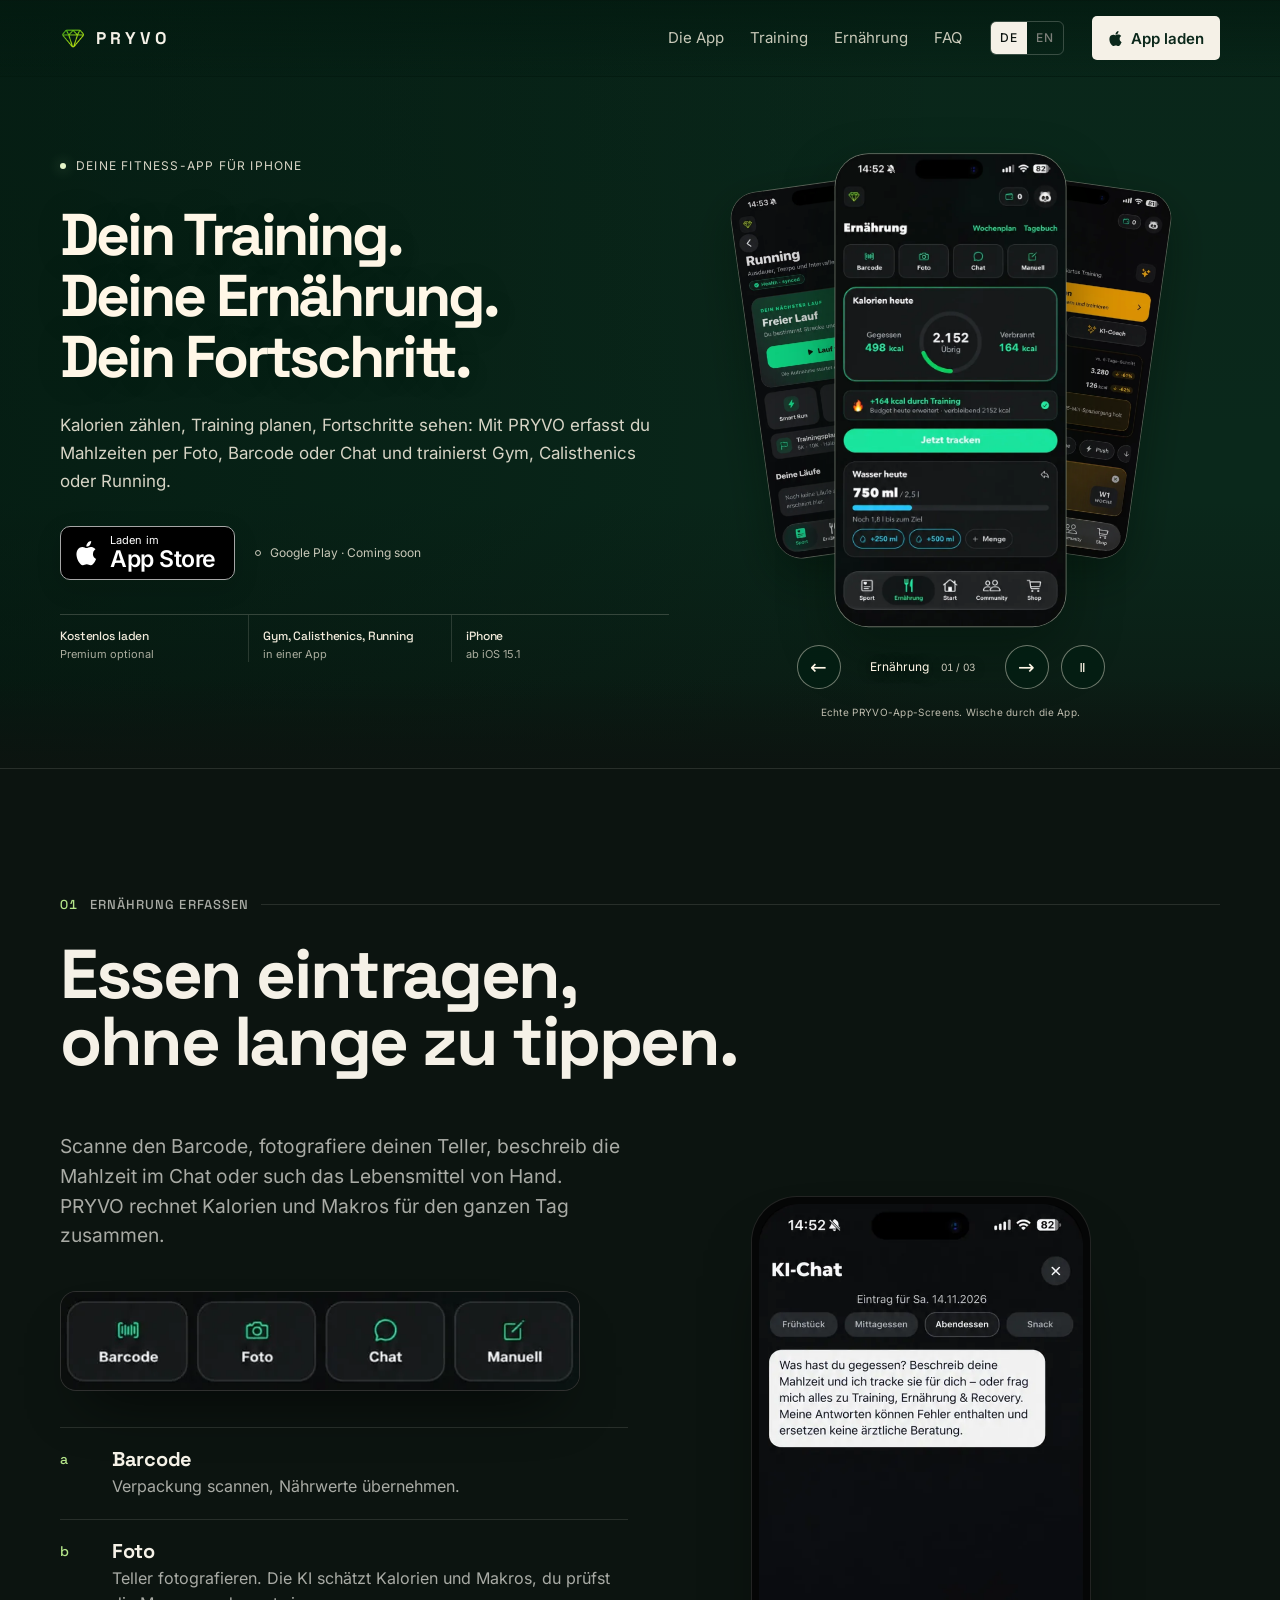
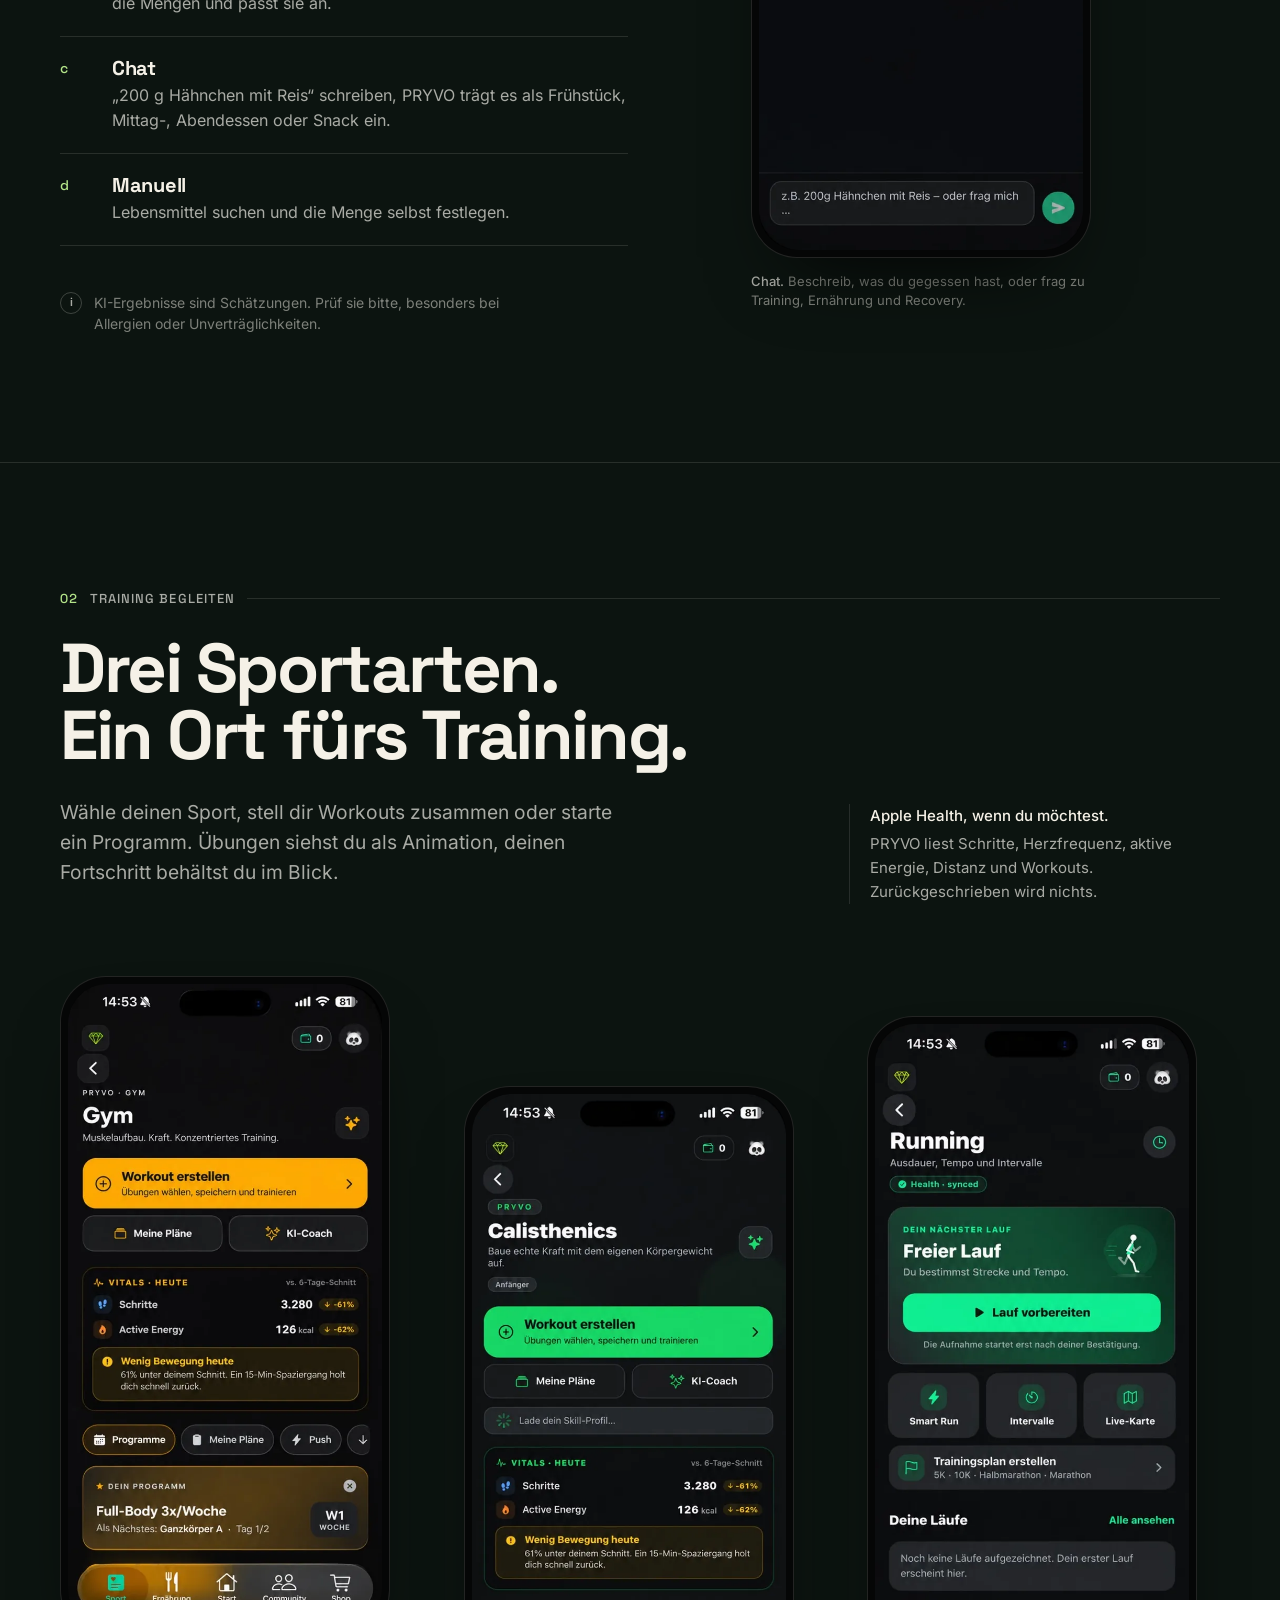
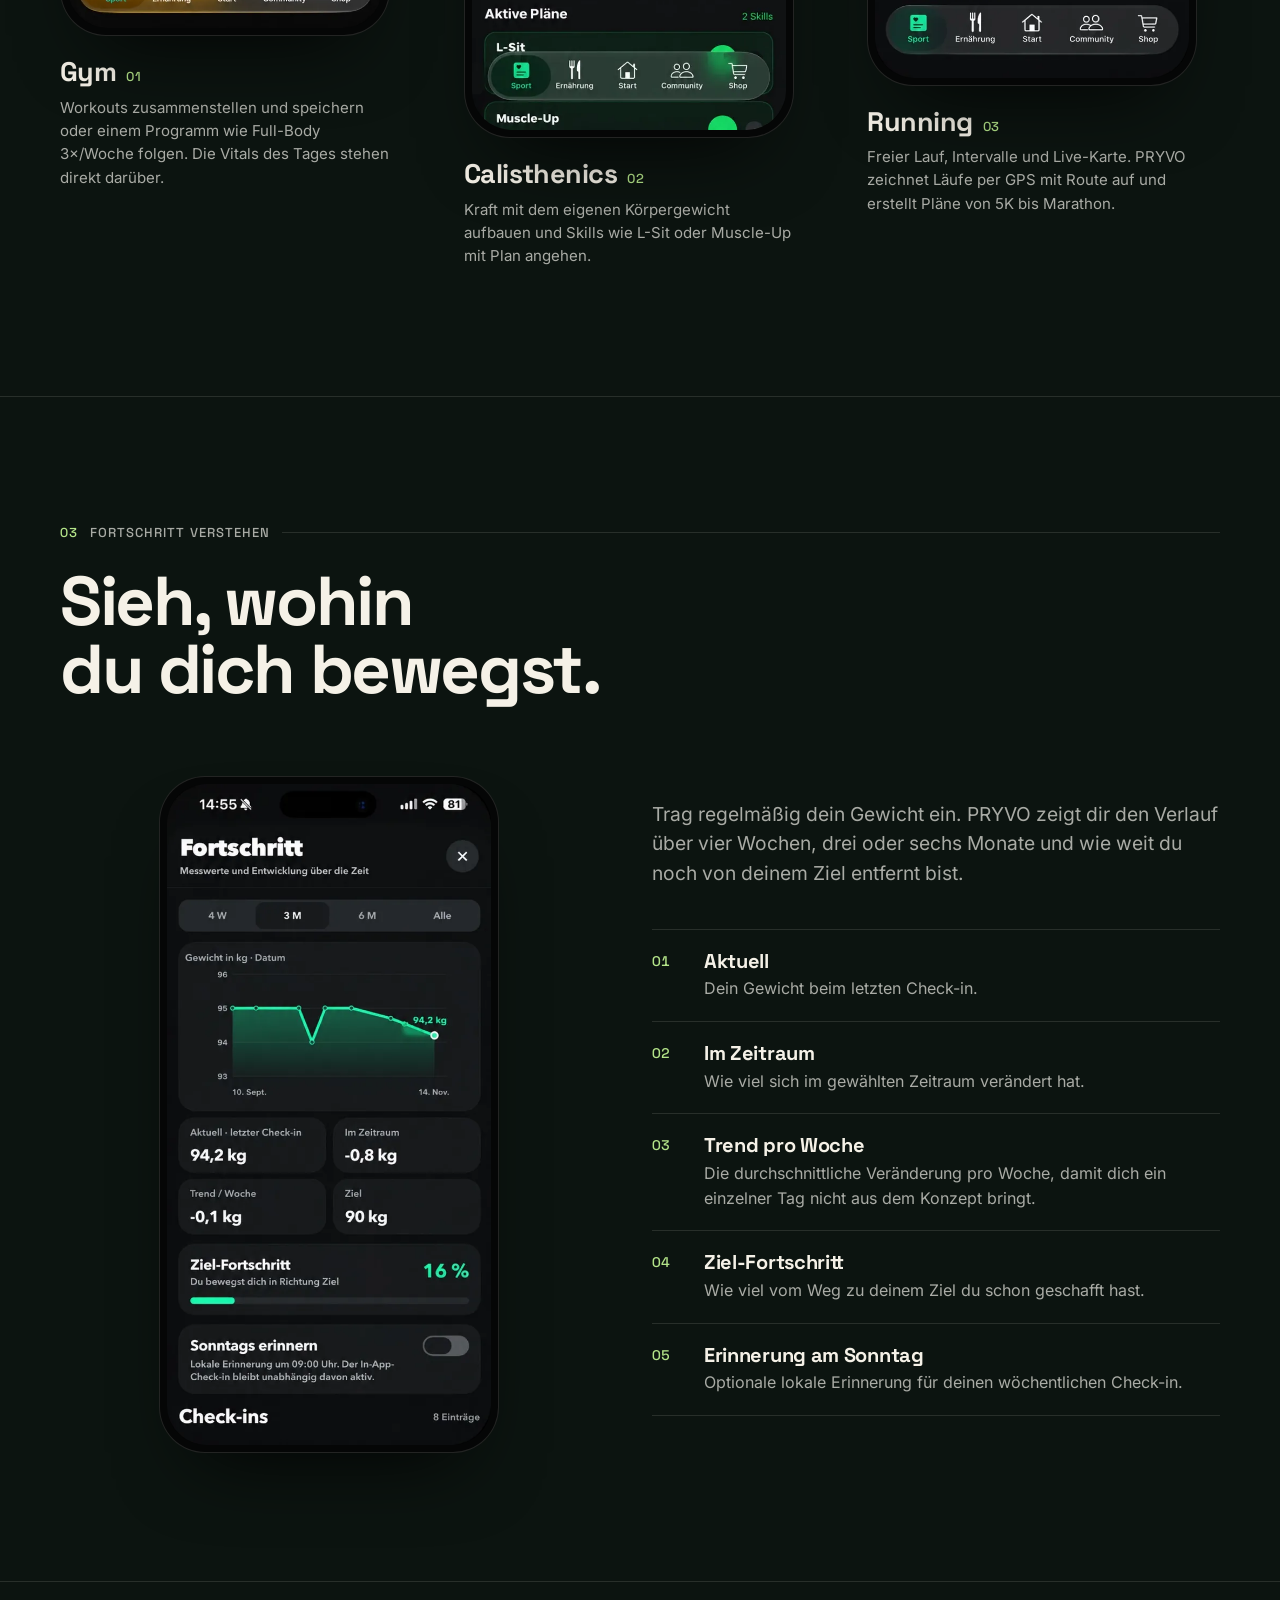
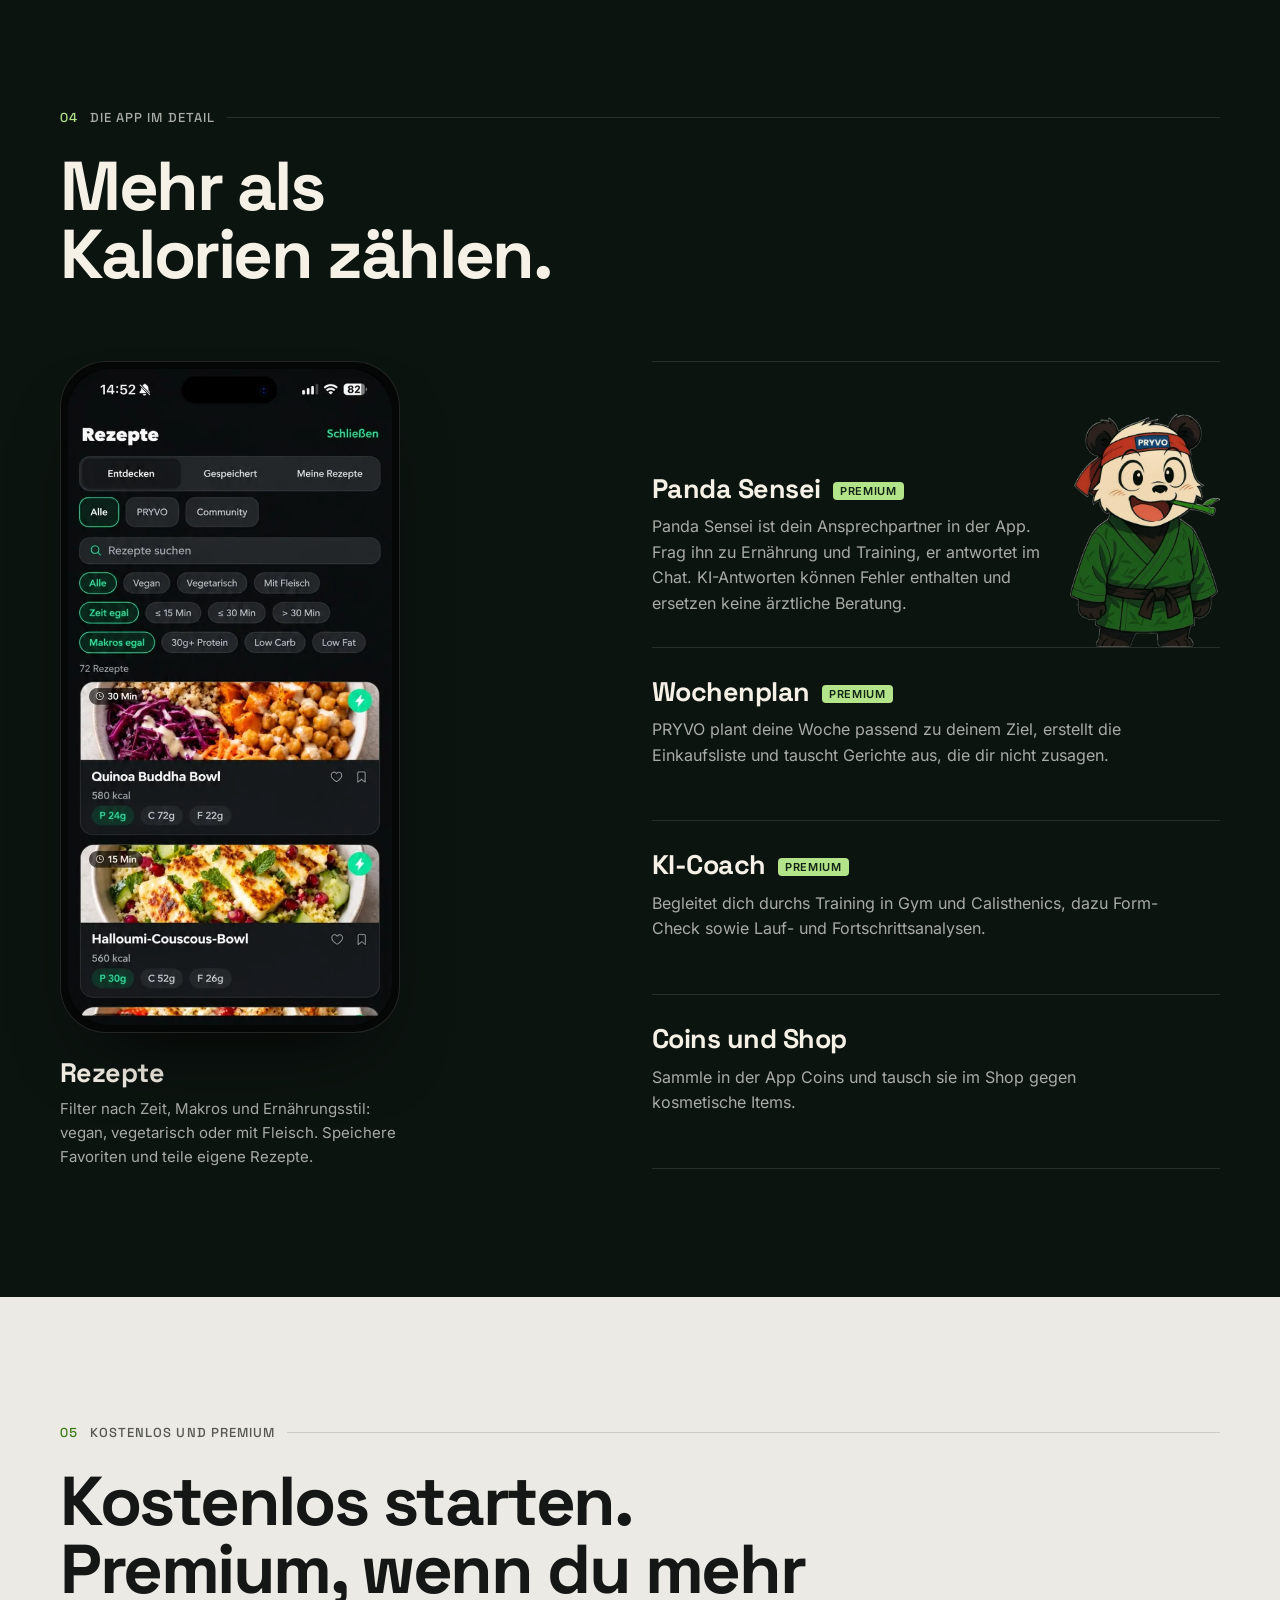
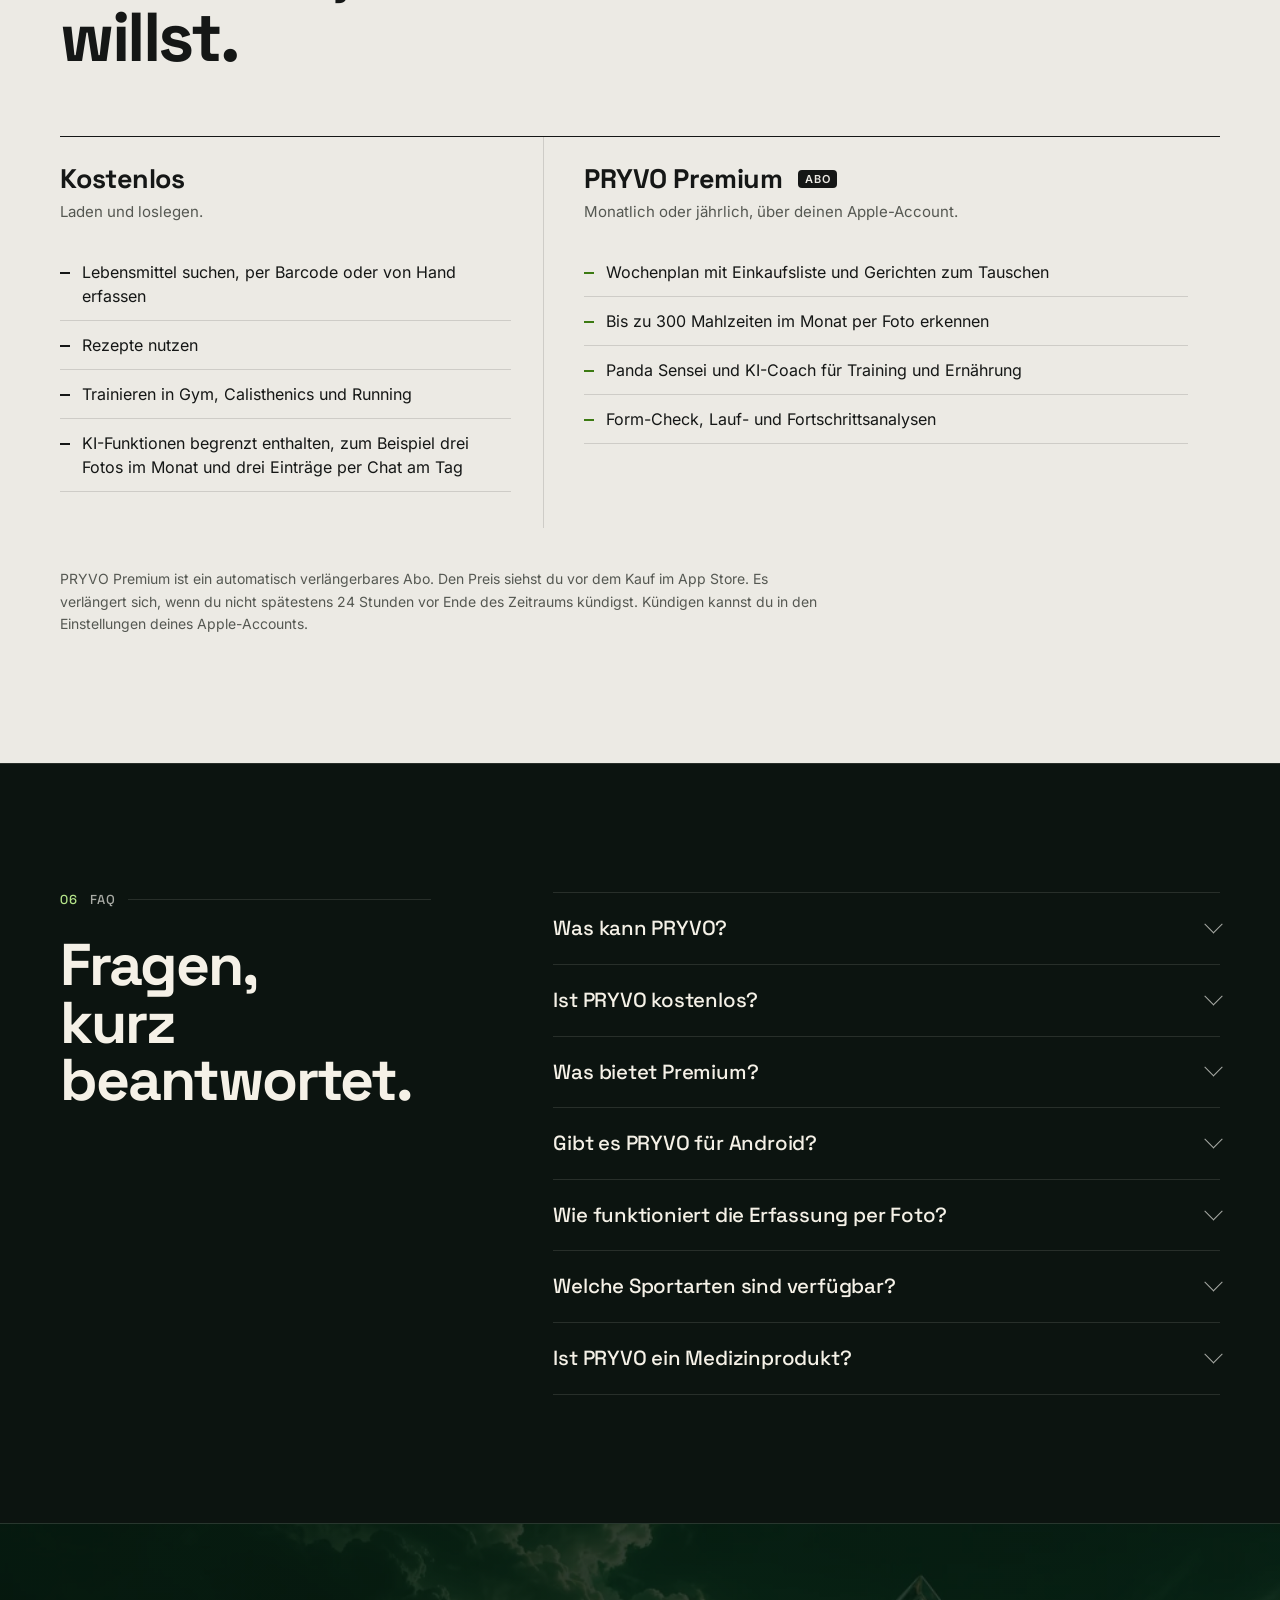
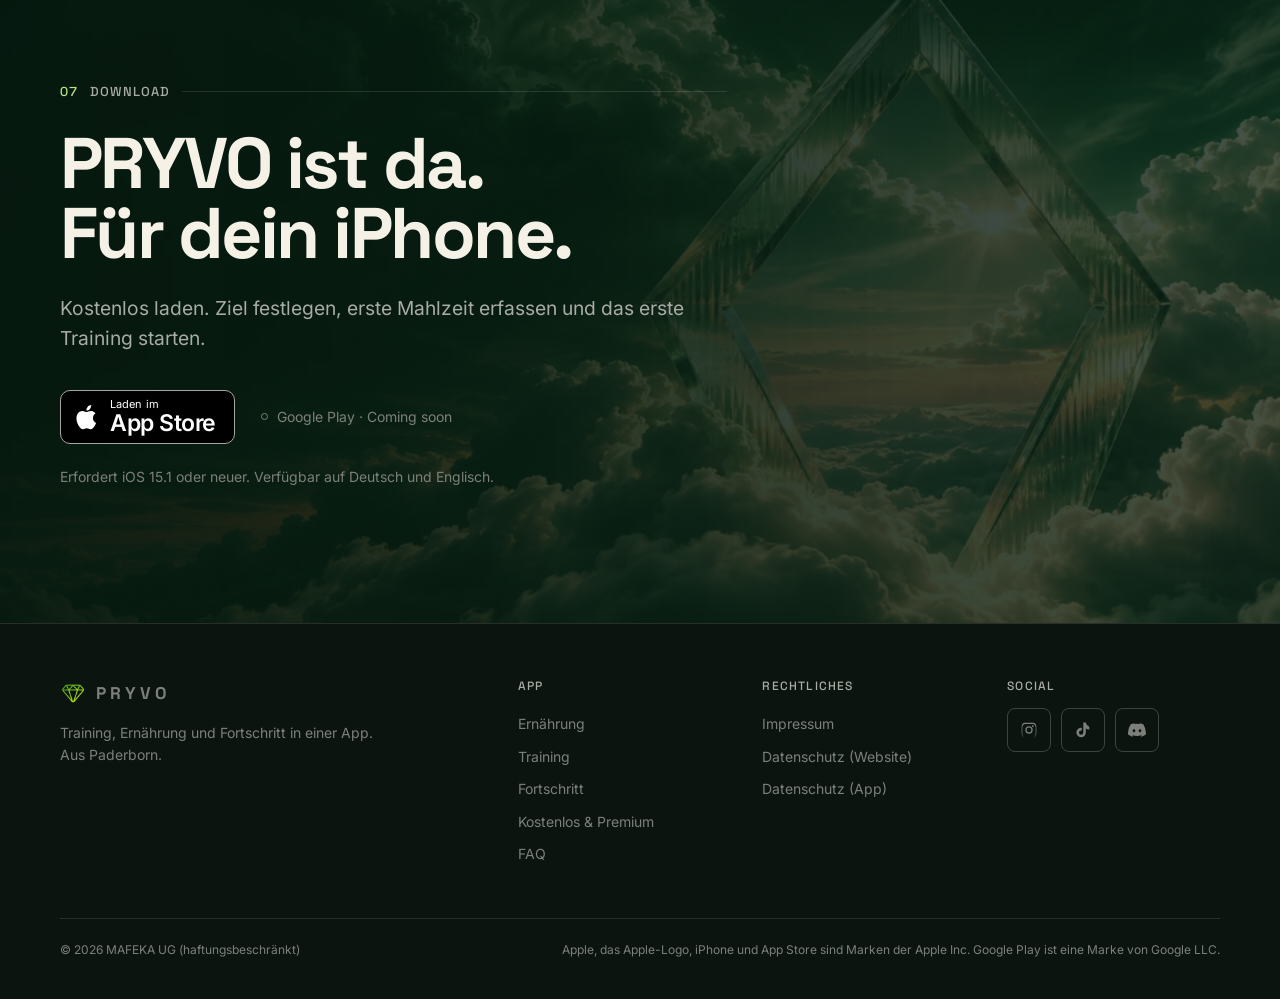
<file: index.html>
<!DOCTYPE html><html lang="de"><head>
<meta charset="UTF-8">
<meta name="viewport" content="width=device-width, initial-scale=1">
<title>PRYVO: Kalorien zählen &amp; Training planen | Fitness-App</title>
<meta name="description" content="Kalorien zählen per Foto, Barcode oder Chat. Trainiere Gym, Calisthenics und Running und verfolge deinen Fortschritt. PRYVO kostenlos fürs iPhone laden.">
<meta name="author" content="MAFEKA UG (haftungsbeschränkt)">
<meta name="theme-color" content="#0a281b">
<meta name="apple-itunes-app" content="app-id=6797687805">



<link rel="preload" as="font" type="font/woff2" href="/assets/fonts/space-grotesk-latin-700-normal.woff2" crossorigin="">
<link rel="preload" as="font" type="font/woff2" href="/assets/fonts/inter-latin-400-normal.woff2" crossorigin="">
<link rel="preload" as="image" href="/assets/img/app/ernaehrung.webp" fetchpriority="high">
<link rel="preload" as="image" href="/assets/img/hero/pryvo-sky-1672.webp" media="(min-width: 861px)" fetchpriority="high">
<link rel="preload" as="image" href="/assets/img/hero/pryvo-sky-1000.webp" media="(max-width: 860px)" fetchpriority="high">
<meta property="og:type" content="website">
<meta property="og:site_name" content="PRYVO">
<meta property="og:url" content="https://pryvo.de/">
<meta property="og:title" content="PRYVO: Kalorien zählen &amp; Training planen | Fitness-App">
<meta property="og:description" content="Kalorien zählen per Foto, Barcode oder Chat. Trainiere Gym, Calisthenics und Running und verfolge deinen Fortschritt. PRYVO kostenlos fürs iPhone laden.">
<meta property="og:image" content="https://pryvo.de/assets/img/og-image.jpg">
<meta property="og:image:width" content="1200">
<meta property="og:image:height" content="630">
<meta property="og:image:alt" content="PRYVO-App für Ernährung, Training und Fortschritt">
<meta property="og:locale" content="de_DE">
<meta property="og:locale:alternate" content="en_US">
<meta name="twitter:card" content="summary_large_image">
<meta name="twitter:title" content="PRYVO: Kalorien zählen &amp; Training planen | Fitness-App">
<meta name="twitter:description" content="Kalorien zählen per Foto, Barcode oder Chat. Trainiere Gym, Calisthenics und Running und verfolge deinen Fortschritt. PRYVO kostenlos fürs iPhone laden.">
<meta name="twitter:image" content="https://pryvo.de/assets/img/og-image.jpg">
<link rel="icon" type="image/webp" href="/assets/img/logo.webp">
<link rel="apple-touch-icon" href="/assets/img/apple-touch-icon.png">
<script type="application/ld+json">
{
  "@context": "https://schema.org",
  "@graph": [
    {
      "@type": "Organization",
      "@id": "https://pryvo.de/#org",
      "name": "PRYVO",
      "legalName": "MAFEKA UG (haftungsbeschränkt)",
      "url": "https://pryvo.de/",
      "logo": "https://pryvo.de/assets/img/logo.png",
      "sameAs": [
        "https://www.instagram.com/pryvo.app/",
        "https://www.tiktok.com/@pryvo.app",
        "https://apps.apple.com/de/app/pryvo/id6797687805"
      ]
    },
    {
      "@type": "WebSite",
      "@id": "https://pryvo.de/#website",
      "url": "https://pryvo.de/",
      "name": "PRYVO",
      "inLanguage": [
        "de-DE",
        "en"
      ],
      "publisher": {
        "@id": "https://pryvo.de/#org"
      }
    },
    {
      "@type": "MobileApplication",
      "@id": "https://pryvo.de/#app",
      "name": "PRYVO",
      "alternateName": "PRYVO – Kalorien, Training & KI-Coach",
      "operatingSystem": "iOS 15.1+",
      "applicationCategory": "HealthApplication",
      "description": "Kalorien zählen, Mahlzeiten erfassen und in Gym, Calisthenics oder Running trainieren. PRYVO verbindet Ernährung, Training und Fortschritt in einer App für iPhone.",
      "url": "https://pryvo.de/",
      "downloadUrl": "https://apps.apple.com/de/app/pryvo/id6797687805",
      "installUrl": "https://apps.apple.com/de/app/pryvo/id6797687805",
      "image": "https://pryvo.de/assets/img/og-image.jpg",
      "screenshot": [
        "https://pryvo.de/assets/img/app/ernaehrung.webp",
        "https://pryvo.de/assets/img/app/gym.webp",
        "https://pryvo.de/assets/img/app/fortschritt.webp"
      ],
      "offers": {
        "@type": "Offer",
        "price": "0",
        "priceCurrency": "EUR"
      },
      "publisher": {
        "@id": "https://pryvo.de/#org"
      },
      "inLanguage": [
        "de",
        "en"
      ]
    },
    {
      "@type": "WebPage",
      "@id": "https://pryvo.de/#webpage",
      "url": "https://pryvo.de/",
      "name": "PRYVO: Kalorien zählen & Training planen | Fitness-App",
      "description": "Kalorien zählen per Foto, Barcode oder Chat. Trainiere Gym, Calisthenics und Running und verfolge deinen Fortschritt. PRYVO kostenlos fürs iPhone laden.",
      "inLanguage": "de-DE",
      "isPartOf": {
        "@id": "https://pryvo.de/#website"
      },
      "about": {
        "@id": "https://pryvo.de/#app"
      },
      "publisher": {
        "@id": "https://pryvo.de/#org"
      }
    },
    {
      "@type": "FAQPage",
      "@id": "https://pryvo.de/#faq",
      "inLanguage": "de",
      "mainEntity": [
        {
          "@type": "Question",
          "name": "Was kann PRYVO?",
          "acceptedAnswer": {
            "@type": "Answer",
            "text": "PRYVO bringt Ernährung und Training in eine App. Du erfasst Mahlzeiten per Barcode, Foto, Chat oder von Hand, trainierst in Gym, Calisthenics oder Running und siehst, wie sich dein Gewicht und deine Ziele entwickeln."
          }
        },
        {
          "@type": "Question",
          "name": "Ist PRYVO kostenlos?",
          "acceptedAnswer": {
            "@type": "Answer",
            "text": "Ja. Du lädst PRYVO kostenlos. Lebensmittel suchen, per Barcode oder von Hand erfassen, Rezepte nutzen und trainieren geht ohne Abo. KI-Funktionen sind begrenzt enthalten, zum Beispiel drei Fotos im Monat und drei Einträge per Chat am Tag."
          }
        },
        {
          "@type": "Question",
          "name": "Was bietet Premium?",
          "acceptedAnswer": {
            "@type": "Answer",
            "text": "Den Wochenplan mit Einkaufsliste und Gerichten zum Tauschen, die Erkennung von bis zu 300 Mahlzeiten im Monat per Foto, Panda Sensei und den KI-Coach für Training und Ernährung sowie Form-Check, Lauf- und Fortschrittsanalysen. Premium ist ein monatliches oder jährliches Abo, den Preis siehst du vor dem Kauf im App Store."
          }
        },
        {
          "@type": "Question",
          "name": "Gibt es PRYVO für Android?",
          "acceptedAnswer": {
            "@type": "Answer",
            "text": "PRYVO ist aktuell für iPhone verfügbar. Die Android-Version für Google Play kommt bald."
          }
        },
        {
          "@type": "Question",
          "name": "Wie funktioniert die Erfassung per Foto?",
          "acceptedAnswer": {
            "@type": "Answer",
            "text": "Du fotografierst deinen Teller, die KI erkennt die Mahlzeit und schätzt Kalorien und Makros. Das Ergebnis ist eine Schätzung: Prüf die Mengen und pass sie bei Bedarf an, besonders bei Allergien oder Unverträglichkeiten. Kostenlos sind drei Fotos im Monat enthalten, mit Premium bis zu 300 Foto-Erkennungen im Monat."
          }
        },
        {
          "@type": "Question",
          "name": "Welche Sportarten sind verfügbar?",
          "acceptedAnswer": {
            "@type": "Answer",
            "text": "Aktuell Gym, Calisthenics und Running. Läufe zeichnet PRYVO per GPS mit Route auf."
          }
        },
        {
          "@type": "Question",
          "name": "Ist PRYVO ein Medizinprodukt?",
          "acceptedAnswer": {
            "@type": "Answer",
            "text": "Nein. PRYVO ist kein Medizinprodukt und ersetzt keine ärztliche Beratung."
          }
        }
      ]
    }
  ]
}
</script>
<style>
@font-face{font-family:'Space Grotesk';src:url('/assets/fonts/space-grotesk-latin-500-normal.woff2') format('woff2');font-weight:500;font-display:swap}
@font-face{font-family:'Space Grotesk';src:url('/assets/fonts/space-grotesk-latin-700-normal.woff2') format('woff2');font-weight:700;font-display:swap}
@font-face{font-family:'Inter';src:url('/assets/fonts/inter-latin-400-normal.woff2') format('woff2');font-weight:400;font-display:swap}
@font-face{font-family:'Inter';src:url('/assets/fonts/inter-latin-500-normal.woff2') format('woff2');font-weight:500;font-display:swap}
@font-face{font-family:'Inter';src:url('/assets/fonts/inter-latin-600-normal.woff2') format('woff2');font-weight:600;font-display:swap}

:root{
  --bg:#0e0f0f;--bg2:#141615;--panel:#191b1a;
  --ink:#eceae4;--ink2:#a9aba5;--ink3:#7d807a;
  --rule:rgba(236,234,228,.12);--rule2:rgba(236,234,228,.22);
  --green:#9be15d;--green-ink:#0e1a05;
  --paper:#eceae4;--paper-ink:#151716;--paper-ink2:#555852;--paper-rule:rgba(21,23,22,.14);
  --wrap:1240px;--gut:clamp(20px,4vw,40px);
  --display:'Space Grotesk',system-ui,sans-serif;--text:'Inter',system-ui,-apple-system,sans-serif;
}
*{box-sizing:border-box;margin:0;padding:0}
html{scroll-behavior:smooth;-webkit-text-size-adjust:100%}
body{background:var(--bg);color:var(--ink);font-family:var(--text);font-size:17px;line-height:1.6;-webkit-font-smoothing:antialiased;text-rendering:optimizeLegibility}
img{display:block;max-width:100%;height:auto}
a{color:inherit}
:focus-visible{outline:2px solid var(--green);outline-offset:3px;border-radius:4px}
.skip{position:absolute;left:-9999px;top:8px;background:var(--green);color:var(--green-ink);padding:10px 14px;border-radius:6px;z-index:100;font-weight:600;text-decoration:none}
.skip:focus{left:12px}
.wrap{max-width:var(--wrap);margin:0 auto;padding:0 var(--gut)}
.grid{display:grid;grid-template-columns:repeat(12,minmax(0,1fr));column-gap:24px}

/* type */
.label{display:flex;align-items:baseline;gap:12px;font:500 13px/1.2 var(--display);letter-spacing:.08em;text-transform:uppercase;color:var(--ink2)}
.label b{font-weight:500;color:var(--green);font-variant-numeric:tabular-nums}
.label::after{content:"";flex:1;height:1px;background:var(--rule);transform:translateY(-4px)}
h1,h2,h3{font-family:var(--display);font-weight:700;letter-spacing:-.035em;line-height:.98}
h2{font-size:clamp(38px,5.4vw,76px);margin-top:28px}
h3{font-size:clamp(22px,2.1vw,28px);letter-spacing:-.02em;line-height:1.1}
.lead{font-size:clamp(18px,1.5vw,20px);line-height:1.55;color:var(--ink2);max-width:34em}
.cap{font-size:13px;line-height:1.45;color:var(--ink3);margin-top:14px;max-width:30em}
.cap strong{color:var(--ink2);font-weight:500}
.tag{display:inline-block;font:600 11px/1 var(--text);letter-spacing:.06em;text-transform:uppercase;color:var(--green-ink);background:var(--green);padding:4px 7px 3px;border-radius:4px;vertical-align:3px;margin-left:6px}

/* header */
.top{position:sticky;top:0;z-index:50;background:var(--bg);border-bottom:1px solid transparent;transition:border-color .3s}
.top.scrolled{border-bottom-color:var(--rule)}
.top .wrap{display:flex;align-items:center;gap:28px;height:68px}
.brand{display:flex;align-items:center;gap:10px;text-decoration:none;font:700 17px/1 var(--display);letter-spacing:.24em}
.brand img{width:26px;height:26px}
.nav{display:flex;gap:26px;margin-left:auto}
.nav a{text-decoration:none;font-size:15px;color:var(--ink2);padding:6px 0;position:relative;transition:color .2s}
.nav a::after{content:"";position:absolute;left:0;right:0;bottom:0;height:1px;background:var(--green);transform:scaleX(0);transform-origin:left;transition:transform .25s}
.nav a:hover,.nav a:focus-visible{color:var(--ink)}
.nav a:hover::after{transform:scaleX(1)}
.lang{display:flex;border:1px solid var(--rule2);border-radius:6px;overflow:hidden}
.lang button{background:none;border:0;color:var(--ink3);font:500 12px/1 var(--text);letter-spacing:.06em;padding:8px 9px;cursor:pointer;min-width:36px;min-height:32px}
.lang button[aria-pressed="true"]{background:var(--ink);color:var(--bg)}
.btn{display:inline-flex;align-items:center;gap:8px;background:var(--green);color:var(--green-ink);font:600 15px/1 var(--text);text-decoration:none;padding:12px 16px;border-radius:8px;min-height:44px;transition:background .2s,transform .2s}
.btn:hover{background:#b2ec7d}
.btn svg{width:15px;height:15px}
.m-extra{display:none}
.menu-btn{display:none;margin-left:auto;background:none;border:1px solid var(--rule2);color:var(--ink);border-radius:8px;width:44px;height:44px;cursor:pointer}
.menu-btn span{display:block;width:18px;height:1.5px;background:currentColor;margin:4px auto;transition:transform .25s}
.menu-btn[aria-expanded="true"] span:first-child{transform:translateY(2.75px) rotate(45deg)}
.menu-btn[aria-expanded="true"] span:last-child{transform:translateY(-2.75px) rotate(-45deg)}

/* app store badge + android status */
.store{display:flex;flex-wrap:wrap;align-items:center;gap:14px 26px}
.badge{display:inline-flex;align-items:center;gap:10px;background:#000;color:#fff;border:1px solid #a6a6a6;border-radius:10px;padding:8px 18px 8px 13px;text-decoration:none;min-height:54px;transition:border-color .2s,transform .2s}
.badge:hover{border-color:#fff}
.badge svg{width:26px;height:30px;fill:#fff;flex:none}
.badge span{display:flex;flex-direction:column;font-family:-apple-system,'SF Pro Display','Inter',sans-serif;line-height:1}
.badge small{font-size:11px;letter-spacing:.01em}
.badge strong{font-size:23px;font-weight:600;letter-spacing:-.02em;margin-top:2px}
.android{display:flex;align-items:center;gap:9px;font-size:14px;color:var(--ink3)}
.android i{width:7px;height:7px;border-radius:50%;border:1.5px solid var(--ink3);flex:none}

/* phones */
.phone{position:relative;background:#050606;border:1px solid rgba(236,234,228,.13);border-radius:clamp(30px,3.6vw,46px);padding:clamp(5px,.55vw,8px);box-shadow:0 40px 80px -40px rgba(0,0,0,.9)}
.phone img{width:100%;border-radius:calc(clamp(30px,3.6vw,46px) - clamp(5px,.55vw,8px))}
.detail{border-radius:16px;overflow:hidden;border:1px solid rgba(236,234,228,.13);background:#121413;box-shadow:0 30px 60px -30px rgba(0,0,0,.9)}

/* hero */
.hero{padding:clamp(48px,7vw,96px) 0 clamp(72px,9vw,128px)}
.hero .grid{align-items:center}
.hero-txt{grid-column:1/9}
.kicker{display:flex;align-items:center;gap:10px;font-size:14px;color:var(--ink2);margin-bottom:28px}
.kicker i{width:8px;height:8px;border-radius:50%;background:var(--green)}
h1{font-size:clamp(44px,5.7vw,86px)}
h1 span{display:block}
h1 span:last-child{color:var(--green)}
.hero .lead{margin:30px 0 40px}
.facts{display:grid;grid-template-columns:repeat(3,auto);justify-content:start;gap:0;margin-top:52px;border-top:1px solid var(--rule)}
.facts div{padding:16px 28px 0 0;margin-right:28px;font-size:14px;color:var(--ink3);line-height:1.4;border-right:1px solid var(--rule)}
.facts div:last-child{border-right:0}
.facts b{display:block;font:500 15px/1.3 var(--display);color:var(--ink);letter-spacing:-.01em;margin-bottom:2px}
.hero-media{grid-column:9/13;position:relative;padding:0 0 70px}
.hero-media .phone{width:min(100%,370px);margin-left:auto}
.hero-media .detail{position:absolute;left:-40%;bottom:0;width:86%}
.hero-media .cap{position:absolute;right:0;bottom:-46px;text-align:right}

/* chapters */
.chapter{padding:clamp(80px,10vw,150px) 0;border-top:1px solid var(--rule)}
.ch-head{grid-column:1/13}
.rows{list-style:none;border-top:1px solid var(--rule)}
.rows li{display:grid;grid-template-columns:36px 1fr;gap:4px 16px;padding:20px 0;border-bottom:1px solid var(--rule)}
.rows li>span{font:500 14px/1.6 var(--display);color:var(--green);font-variant-numeric:tabular-nums}
.rows h3{font-size:20px;letter-spacing:-.015em}
.rows p{grid-column:2;color:var(--ink2);font-size:16px;line-height:1.55}

/* 01 */
.c1 .ch-txt{grid-column:1/7;margin-top:56px}
.c1 .ch-txt .detail{margin:0 0 36px;max-width:520px}
.c1 .ch-media{grid-column:8/12;margin-top:120px}
.c1 .ch-media .phone{width:min(100%,340px)}
.note{display:flex;gap:12px;margin-top:28px;padding-top:18px;font-size:14px;color:var(--ink3);line-height:1.5;max-width:34em}
.note::before{content:"i";flex:none;width:20px;height:20px;border:1px solid var(--rule2);border-radius:50%;font:600 11px/18px var(--text);text-align:center;color:var(--ink2)}

/* 02 */
.c2 .lead{grid-column:1/7;margin-top:28px}
.c2 .aside{grid-column:9/13;margin-top:34px;font-size:15px;color:var(--ink2);border-left:1px solid var(--rule);padding-left:20px;align-self:end}
.c2 .aside strong{display:block;color:var(--ink);font-weight:500;margin-bottom:4px}
.sports{grid-column:1/13;display:grid;grid-template-columns:repeat(3,1fr);gap:clamp(24px,4vw,64px);margin-top:72px;align-items:start}
.sports figure:nth-child(2){margin-top:110px}
.sports figure:nth-child(3){margin-top:40px}
.sports .phone{width:min(100%,330px)}
.sports figcaption{margin-top:22px;max-width:330px}
.sports figcaption h3{display:flex;align-items:baseline;gap:10px}
.sports figcaption h3 small{font:500 13px/1 var(--display);color:var(--green);letter-spacing:.04em}
.sports figcaption p{color:var(--ink2);font-size:15px;line-height:1.55;margin-top:8px}

/* 03 */
.c3 .split{grid-column:1/13;display:grid;grid-template-columns:repeat(12,minmax(0,1fr));column-gap:24px;margin-top:72px;align-items:start}
.c3 .split .phone{grid-column:2/6;width:min(100%,340px)}
.c3 .c3txt{grid-column:7/13;margin-top:24px}
.c3 .c3txt .rows{margin-top:40px}

/* detail section */
.c4 .ch-head h2{max-width:11em}
.c4 .recipes{grid-column:1/6;margin-top:72px}
.c4 .recipes .phone{width:min(100%,340px)}
.c4 .side{grid-column:7/13;margin-top:72px;display:grid;gap:0}
.item{padding:30px 0;border-top:1px solid var(--rule)}
.item:last-child{border-bottom:1px solid var(--rule)}
.item p{color:var(--ink2);font-size:16px;margin-top:10px;max-width:32em}
.sensei{display:grid;grid-template-columns:1fr 150px;gap:24px;align-items:end}
.sensei img{width:150px;margin-bottom:-30px}
.recipes-txt{margin-top:26px;max-width:340px}
.recipes-txt p{color:var(--ink2);font-size:15px;margin-top:8px}

/* light section */
.paper{background:var(--paper);color:var(--paper-ink);padding:clamp(80px,10vw,140px) 0}
.paper .label{color:var(--paper-ink2)}
.paper .label b{color:#3c7a12}
.paper .label::after{background:var(--paper-rule)}
.paper h2{max-width:13em}
.plans{grid-column:1/13;display:grid;grid-template-columns:5fr 7fr;margin-top:64px;border-top:1px solid var(--paper-ink)}
.plan{padding:28px 32px 36px 0}
.plan+.plan{padding-left:40px;border-left:1px solid var(--paper-rule)}
.plan h3{display:flex;align-items:center;gap:10px}
.plan .sub{color:var(--paper-ink2);font-size:15px;margin-top:6px}
.plan ul{list-style:none;margin-top:24px}
.plan li{display:grid;grid-template-columns:22px 1fr;padding:12px 0;border-bottom:1px solid var(--paper-rule);font-size:16px;line-height:1.5}
.plan li::before{content:"";width:10px;height:1.5px;background:var(--paper-ink);margin-top:12px}
.plan.pro li::before{background:#3c7a12;height:2px}
.plan .tag{background:var(--paper-ink);color:var(--paper)}
.fine{grid-column:1/9;margin-top:40px;font-size:14px;line-height:1.6;color:var(--paper-ink2)}

/* faq */
.faq .ch-head{grid-column:1/5}
.faq .ch-head h2{font-size:clamp(38px,4.6vw,64px)}
.faq-list{grid-column:6/13;border-top:1px solid var(--rule)}
details{border-bottom:1px solid var(--rule)}
summary{list-style:none;cursor:pointer;display:flex;justify-content:space-between;align-items:center;gap:20px;padding:22px 0;font:500 clamp(18px,1.6vw,21px)/1.3 var(--display);letter-spacing:-.01em;min-height:44px}
summary::-webkit-details-marker{display:none}
summary::after{content:"";flex:none;width:12px;height:12px;border-right:1.5px solid var(--ink2);border-bottom:1.5px solid var(--ink2);transform:rotate(45deg) translate(-3px,-3px);transition:transform .25s}
details[open] summary::after{transform:rotate(225deg) translate(-3px,-3px)}
summary:hover{color:var(--green)}
details p{color:var(--ink2);padding:0 40px 24px 0;max-width:40em}

/* closing */
.closing{padding:clamp(80px,10vw,150px) 0 clamp(60px,8vw,110px);border-top:1px solid var(--rule)}
.closing .grid{align-items:center}
.closing .cl-txt{grid-column:1/8}
.closing h2{font-size:clamp(44px,5.6vw,84px)}
.closing .lead{margin:26px 0 36px}
.closing .small{margin-top:22px;font-size:14px;color:var(--ink3)}
.gem-stage{grid-column:8/13;position:relative;aspect-ratio:1/1;display:flex;align-items:center;justify-content:center}
.gem-stage canvas{position:absolute;inset:0;width:100%;height:100%;display:none}
.gem-stage.gl canvas{display:block}
.gem-stage.gl svg{display:none}
.gem-stage svg{position:relative;width:78%;height:78%;overflow:visible}

/* footer */
footer{border-top:1px solid var(--rule);padding:56px 0 40px;font-size:14px;color:var(--ink3)}
.f-grid{display:grid;grid-template-columns:2fr 1fr 1fr 1fr;gap:32px}
footer h4{font:500 12px/1 var(--display);letter-spacing:.1em;text-transform:uppercase;color:var(--ink2);margin-bottom:16px}
footer nav a,footer .f-col a{display:block;text-decoration:none;padding:5px 0;color:var(--ink3);transition:color .2s}
footer a:hover{color:var(--ink)}
.f-brand p{margin-top:16px;max-width:24em;line-height:1.55}
.socials{display:flex;gap:10px}
.socials a{display:flex!important;align-items:center;justify-content:center;width:44px;height:44px;border:1px solid var(--rule2);border-radius:8px;padding:0!important}
.socials svg{width:18px;height:18px;fill:currentColor}
.f-bottom{display:flex;flex-wrap:wrap;justify-content:space-between;gap:12px;margin-top:48px;padding-top:22px;border-top:1px solid var(--rule);font-size:12px;line-height:1.5}

/* reveal */
.rv{opacity:0;transform:translateY(16px);transition:opacity .7s ease,transform .7s cubic-bezier(.2,.7,.2,1)}
.rv.in{opacity:1;transform:none}
.rv.d1{transition-delay:.08s}.rv.d2{transition-delay:.16s}
@media (prefers-reduced-motion:reduce){
  html{scroll-behavior:auto}
  .rv{opacity:1;transform:none;transition:none}
  *{transition:none!important}
}

/* responsive */
@media (max-width:1080px){
  .nav{gap:18px}
  .hero-txt{grid-column:1/13}
  .hero-media{grid-column:1/13;margin-top:64px;padding-bottom:0;display:grid;grid-template-columns:repeat(12,minmax(0,1fr));column-gap:24px;align-items:end}
  .hero-media .phone{grid-column:5/11;grid-row:1;width:100%;margin:0}
  .hero-media .detail{position:static;grid-column:1/7;grid-row:1;width:auto;margin-bottom:48px;z-index:2;margin-right:-30%}
  .hero-media .cap{position:static;grid-column:1/13;text-align:left;margin-top:18px}
  .c1 .ch-txt{grid-column:1/8}
  .c1 .ch-media{grid-column:8/13;margin-top:180px}
  .c2 .lead{grid-column:1/10}
  .c2 .aside{grid-column:1/10}
  .c3 .split .phone{grid-column:1/6}
  .c3 .c3txt{grid-column:7/13;margin-top:0}
  .c4 .recipes{grid-column:1/6}
  .faq .ch-head,.faq-list{grid-column:1/13}
  .faq-list{margin-top:44px}
}
@media (max-width:860px){
  .nav,.top .btn,.top .lang{display:none}
  .menu-btn{display:block}
  .top.open .nav{display:flex;flex-direction:column;gap:0;position:absolute;left:0;right:0;top:68px;background:var(--bg);border-bottom:1px solid var(--rule);padding:8px var(--gut) 20px}
  .top.open .nav a{padding:14px 0;font-size:18px;border-bottom:1px solid var(--rule)}
  .top.open .nav a::after{display:none}
  .top.open .m-extra{display:flex}
  .m-extra{display:none;align-items:center;justify-content:space-between;padding-top:18px}
  .m-extra .lang{display:flex}
  .c1 .ch-txt,.c1 .ch-media{grid-column:1/13}
  .c1 .ch-media{margin-top:56px}
  .c1 .ch-media .phone{margin:0 auto}
  .sports{display:flex;overflow-x:auto;scroll-snap-type:x mandatory;scroll-padding-inline:var(--gut);gap:20px;margin:56px calc(-1*var(--gut)) 0;padding:0 var(--gut) 12px;scrollbar-width:thin}
  .sports figure{flex:0 0 74%;scroll-snap-align:start;margin-top:0!important}
  .c3 .split .phone,.c3 .c3txt{grid-column:1/13}
  .c3 .split .phone{width:min(78%,330px);margin:0 auto}
  .c3 .c3txt{margin-top:48px}
  .c4 .recipes,.c4 .side{grid-column:1/13}
  .c4 .recipes .phone{width:min(80%,340px)}
  .plans{grid-template-columns:1fr}
  .plan+.plan{padding-left:0;border-left:0;border-top:1px solid var(--paper-rule)}
  .fine{grid-column:1/13}
  .closing .cl-txt,.gem-stage{grid-column:1/13}
  .gem-stage{max-width:380px;width:100%;margin:40px auto 0}
  .f-grid{grid-template-columns:1fr 1fr}
  .f-brand{grid-column:1/3}
}
@media (max-width:560px){
  body{font-size:16px}
  .facts{grid-template-columns:1fr;border-top:0}
  .facts div{border-right:0;border-top:1px solid var(--rule);padding:12px 0;margin:0}
  .hero-media .phone{grid-column:3/13}
  .hero-media .detail{grid-column:1/9;margin-right:-40%}
  .sports figure{flex-basis:82%}
  .sensei{grid-template-columns:1fr 96px}
  .sensei img{width:96px;margin-bottom:-30px}
  .badge strong{font-size:21px}
}
</style>
<link rel="stylesheet" href="/assets/css/sky-hero.css?v=20261115-1">
<script src="/assets/js/sky-carousel.js?v=20261115-1" defer=""></script>
<link rel="stylesheet" href="/assets/css/seo-language.css?v=20261116-1"><script src="/assets/js/site-language.js?v=20261116-1" defer=""></script><meta name="robots" content="index,follow,max-image-preview:large"><link rel="canonical" href="https://pryvo.de/"><link rel="alternate" href="https://pryvo.de/" hreflang="de"><link rel="alternate" href="https://pryvo.de/en/" hreflang="en"><link rel="alternate" href="https://pryvo.de/" hreflang="x-default"></head>
<body>
<a class="skip" href="#main" data-en="Skip to content">Zum Inhalt springen</a>

<header class="top" id="top">
  <div class="wrap">
    <a class="brand" href="#main" aria-label="PRYVO – zum Seitenanfang" data-en-aria="PRYVO – back to top"><img src="/assets/img/logo.webp" alt="" width="26" height="26">PRYVO</a>
    <nav class="nav" id="nav" aria-label="Hauptnavigation" data-en-aria="Main navigation">
      <a href="#app" data-en="The app">Die App</a>
      <a href="#training">Training</a>
      <a href="#ernaehrung" data-en="Nutrition">Ernährung</a>
      <a href="#faq">FAQ</a>
      <div class="m-extra">
        <div class="lang" role="group" aria-label="Sprache" data-en-aria="Language"><a href="/" hreflang="de" lang="de" data-lang="de" aria-current="page">DE</a><a href="/en/" hreflang="en" lang="en" data-lang="en">EN</a></div>
        <a class="btn" href="https://apps.apple.com/de/app/pryvo/id6797687805" target="_blank" rel="noopener" data-en="Get the app">App laden</a>
      </div>
    </nav>
    <div class="lang" role="group" aria-label="Sprache" data-en-aria="Language"><a href="/" hreflang="de" lang="de" data-lang="de" aria-current="page">DE</a><a href="/en/" hreflang="en" lang="en" data-lang="en">EN</a></div>
    <a class="btn" href="https://apps.apple.com/de/app/pryvo/id6797687805" target="_blank" rel="noopener"><svg viewBox="0 0 24 24" fill="currentColor" aria-hidden="true"><path d="M15.53 3.83c.84-1.01 1.4-2.43 1.25-3.83-1.21.05-2.66.8-3.53 1.82-.78.9-1.46 2.34-1.27 3.71 1.34.1 2.71-.69 3.55-1.7zM12.15 6.9c-.95 0-2.42-1.08-3.96-1.04-2.04.03-3.91 1.18-4.96 3.01-2.12 3.68-.55 9.1 1.52 12.09 1.01 1.45 2.2 3.09 3.79 3.04 1.52-.07 2.09-.99 3.94-.99 1.83 0 2.35.99 3.96.95 1.64-.03 2.68-1.48 3.68-2.95 1.16-1.69 1.63-3.33 1.66-3.42-.04-.01-3.18-1.22-3.22-4.86-.03-3.04 2.48-4.49 2.6-4.56-1.43-2.09-3.62-2.32-4.39-2.38-2-.15-3.68 1.09-4.62 1.09z"></path></svg><span data-en="Get the app">App laden</span></a>
    <button class="menu-btn" type="button" aria-expanded="false" aria-controls="nav" aria-label="Menü öffnen" data-en-aria="Open menu"><span></span><span></span></button>
  </div>
</header>

<main id="main">

<!-- HERO -->
<section class="hero" aria-labelledby="hero-title">
  <picture class="sky-backdrop" aria-hidden="true">
    <source media="(max-width: 860px)" srcset="/assets/img/hero/pryvo-sky-1000.webp">
    <img src="/assets/img/hero/pryvo-sky-1672.webp" width="1672" height="941" alt="" fetchpriority="high" decoding="async">
  </picture>
  <div class="wrap hero-layout">
    <div class="hero-copy">
      <p class="kicker"><i aria-hidden="true"></i><span data-en="Your fitness app for iPhone">Deine Fitness-App für iPhone</span></p>
      <h1 id="hero-title" data-en="<span>Your training.</span><span>Your nutrition.</span><span>Your progress.</span>"><span>Dein Training.</span><span>Deine Ernährung.</span><span>Dein Fortschritt.</span></h1>
      <p class="lead" data-en="Track calories, plan workouts and see your progress. Log meals by photo, barcode or chat and train in the gym, practise calisthenics or go running with PRYVO.">Kalorien zählen, Training planen, Fortschritte sehen: Mit PRYVO erfasst du Mahlzeiten per Foto, Barcode oder Chat und trainierst Gym, Calisthenics oder Running.</p>
      <div class="store">
        <a class="badge" href="https://apps.apple.com/de/app/pryvo/id6797687805" target="_blank" rel="noopener" aria-label="PRYVO im App Store laden" data-en-aria="Download PRYVO on the App Store">
          <svg viewBox="0 0 24 28" aria-hidden="true"><path d="M17.56 14.86c-.03-2.86 2.34-4.24 2.44-4.31-1.33-1.95-3.4-2.21-4.14-2.24-1.76-.18-3.44 1.04-4.33 1.04-.9 0-2.27-1.01-3.73-.99-1.92.03-3.69 1.12-4.68 2.84-2 3.46-.51 8.58 1.43 11.39.95 1.37 2.08 2.92 3.56 2.86 1.43-.06 1.97-.92 3.7-.92 1.72 0 2.21.92 3.72.89 1.54-.03 2.51-1.4 3.45-2.78 1.09-1.59 1.54-3.13 1.56-3.21-.03-.01-2.99-1.15-3.02-4.56zM14.72 6.46c.79-.96 1.32-2.28 1.17-3.6-1.13.05-2.5.75-3.31 1.7-.73.84-1.37 2.19-1.2 3.48 1.26.1 2.55-.64 3.34-1.58z"></path></svg>
          <span><small data-en="Download on the">Laden im</small><strong>App Store</strong></span>
        </a>
        <p class="android"><i aria-hidden="true"></i>Google Play · Coming soon</p>
      </div>
      <div class="facts">
        <div><b data-en="Free to download">Kostenlos laden</b><span data-en="Premium optional">Premium optional</span></div>
        <div><b>Gym, Calisthenics, Running</b><span data-en="in one app">in einer App</span></div>
        <div><b>iPhone</b><span data-en="iOS 15.1 or later">ab iOS 15.1</span></div>
      </div>
    </div>
    <div class="sky-carousel" data-sky-carousel="" role="region" aria-roledescription="Karussell" aria-label="Einblicke in die PRYVO-App" data-en-aria="Inside the PRYVO app">
      <div class="sky-stage" role="group" aria-label="App-Screens: wischen oder mit den Pfeilen wechseln" data-en-aria="App screens: swipe or use the arrow buttons">
        <button class="sky-screen" type="button" data-screen="0" data-name-de="Ernährung" data-name-en="Nutrition" aria-pressed="true" aria-label="Ernährung anzeigen">
          <img src="/assets/img/app/ernaehrung.webp" width="600" height="1217" alt="PRYVO: Ernährung mit Kalorien, Makros und Mahlzeitenerfassung" data-en-alt="PRYVO: nutrition with calories, macros and meal logging" fetchpriority="high" decoding="async" draggable="false">
        </button>
        <button class="sky-screen" type="button" data-screen="1" data-name-de="Gym" data-name-en="Gym" aria-pressed="false" aria-label="Gym anzeigen">
          <img src="/assets/img/app/gym.webp" width="600" height="1232" alt="PRYVO: Gym mit Workouts, Plänen und KI-Coach" data-en-alt="PRYVO: gym workouts, plans and AI coach" loading="eager" decoding="async" draggable="false">
        </button>
        <button class="sky-screen" type="button" data-screen="2" data-name-de="Running" data-name-en="Running" aria-pressed="false" aria-label="Running anzeigen">
          <img src="/assets/img/app/running.webp" width="600" height="1249" alt="PRYVO: Running mit freiem Lauf, Intervallen und Trainingsplan" data-en-alt="PRYVO: running with free runs, intervals and a training plan" loading="eager" decoding="async" draggable="false">
        </button>
      </div>
      <div class="sky-controls">
        <button class="sky-control" type="button" data-step="-1" aria-label="Vorheriger App-Screen"><span aria-hidden="true">←</span></button>
        <p class="sky-caption"><span data-screen-name="">Ernährung</span><span class="sky-count" data-screen-count="">01 / 03</span></p>
        <button class="sky-control" type="button" data-step="1" aria-label="Nächster App-Screen"><span aria-hidden="true">→</span></button>
        <button class="sky-control" type="button" data-action="pause" aria-label="Automatischen Bildwechsel pausieren" aria-pressed="false">Ⅱ</button>
      </div>
      <p class="sky-note" data-en="Real PRYVO app screens. Swipe to explore.">Echte PRYVO-App-Screens. Wische durch die App.</p>
      <span class="sky-sr-only" data-carousel-status="" role="status" aria-live="polite" aria-atomic="true"></span>
    </div>
  </div>
</section>


<!-- 01 ERNÄHRUNG -->
<section class="chapter c1" id="ernaehrung" aria-labelledby="h-c1">
  <div class="wrap grid">
    <div class="ch-head">
      <p class="label rv"><b>01</b><span data-en="Log your nutrition">Ernährung erfassen</span></p>
      <h2 id="h-c1" class="rv d1" data-en="Log meals without<br>typing for ages.">Essen eintragen,<br>ohne lange zu tippen.</h2>
    </div>
    <div class="ch-txt">
      <p class="lead rv" data-en="Scan the barcode, take a photo of your plate, describe the meal in the chat or search for the food by hand. PRYVO adds up calories and macros for the whole day.">Scanne den Barcode, fotografiere deinen Teller, beschreib die Mahlzeit im Chat oder such das Lebensmittel von Hand. PRYVO rechnet Kalorien und Makros für den ganzen Tag zusammen.</p>
      <div class="detail rv" style="margin-top:40px"><img src="/assets/img/app/detail-inputs.webp" width="690" height="130" alt="Die vier Eingabewege in PRYVO: Barcode, Foto, Chat, Manuell" data-en-alt="The four ways to log in PRYVO: barcode, photo, chat, manual" loading="lazy"></div>
      <ol class="rows rv">
        <li><span>a</span><h3>Barcode</h3><p data-en="Scan the packaging and take over the nutrition facts.">Verpackung scannen, Nährwerte übernehmen.</p></li>
        <li><span>b</span><h3 data-en="Photo">Foto</h3><p data-en="Photograph your plate. The AI estimates calories and macros, you check the amounts and adjust them.">Teller fotografieren. Die KI schätzt Kalorien und Makros, du prüfst die Mengen und passt sie an.</p></li>
        <li><span>c</span><h3>Chat</h3><p data-en="Type “200 g chicken with rice” and PRYVO logs it for breakfast, lunch, dinner or a snack.">„200 g Hähnchen mit Reis“ schreiben, PRYVO trägt es als Frühstück, Mittag-, Abendessen oder Snack ein.</p></li>
        <li><span>d</span><h3 data-en="Manual">Manuell</h3><p data-en="Search for a food and set the amount yourself.">Lebensmittel suchen und die Menge selbst festlegen.</p></li>
      </ol>
      <p class="note rv" data-en="AI results are estimates. Please check them, especially if you have allergies or intolerances.">KI-Ergebnisse sind Schätzungen. Prüf sie bitte, besonders bei Allergien oder Unverträglichkeiten.</p>
    </div>
    <figure class="ch-media rv d1">
      <div class="phone"><img src="/assets/img/app/ki-chat.webp" width="600" height="1196" alt="PRYVO KI-Chat: Mahlzeit beschreiben und für Frühstück, Mittagessen, Abendessen oder Snack eintragen" data-en-alt="PRYVO AI chat: describe a meal and log it as breakfast, lunch, dinner or snack" loading="lazy"></div>
      <figcaption class="cap" data-en="<strong>Chat.</strong> Describe what you ate, or ask about training, nutrition and recovery.">
        <strong>Chat.</strong> Beschreib, was du gegessen hast, oder frag zu Training, Ernährung und Recovery.</figcaption>
    </figure>
  </div>
</section>

<!-- 02 TRAINING -->
<section class="chapter c2" id="training" aria-labelledby="h-c2">
  <div class="wrap grid">
    <div class="ch-head">
      <p class="label rv"><b>02</b><span data-en="Support your training">Training begleiten</span></p>
      <h2 id="h-c2" class="rv d1" data-en="Three sports.<br>One place to train.">Drei Sportarten.<br>Ein Ort fürs Training.</h2>
    </div>
    <p class="lead rv" data-en="Pick your sport, build your own workouts or start a programme. Exercises come with animations, and you keep your progress in view.">Wähle deinen Sport, stell dir Workouts zusammen oder starte ein Programm. Übungen siehst du als Animation, deinen Fortschritt behältst du im Blick.</p>
    <p class="aside rv d1" data-en="<strong>Apple Health, if you want.</strong>PRYVO reads steps, heart rate, active energy, distance and workouts. It writes nothing back."><strong>Apple Health, wenn du möchtest.</strong>PRYVO liest Schritte, Herzfrequenz, aktive Energie, Distanz und Workouts. Zurückgeschrieben wird nichts.</p>
    <div class="sports" tabindex="0" aria-label="Sportarten in PRYVO" data-en-aria="Sports in PRYVO">
      <figure class="rv">
        <div class="phone"><img src="/assets/img/app/gym.webp" width="600" height="1231" alt="PRYVO Gym: Workout erstellen, Meine Pläne, KI-Coach, Vitals und das Programm Full-Body 3x pro Woche" data-en-alt="PRYVO Gym: create workout, my plans, AI coach, vitals and the Full-Body 3x per week programme" loading="lazy"></div>
        <figcaption><h3>Gym <small>01</small></h3><p data-en="Build and save workouts or follow a programme such as Full-Body 3×/week. Today's vitals sit right above.">Workouts zusammenstellen und speichern oder einem Programm wie Full-Body 3×/Woche folgen. Die Vitals des Tages stehen direkt darüber.</p></figcaption>
      </figure>
      <figure class="rv d1">
        <div class="phone"><img src="/assets/img/app/calisthenics.webp" width="600" height="1216" alt="PRYVO Calisthenics: Workout erstellen, KI-Coach und aktive Skill-Pläne wie L-Sit und Muscle-Up" data-en-alt="PRYVO calisthenics: create workout, AI coach and active skill plans such as L-sit and muscle-up" loading="lazy"></div>
        <figcaption><h3>Calisthenics <small>02</small></h3><p data-en="Build strength with your own bodyweight and work on skills like the L-sit or muscle-up with a plan.">Kraft mit dem eigenen Körpergewicht aufbauen und Skills wie L-Sit oder Muscle-Up mit Plan angehen.</p></figcaption>
      </figure>
      <figure class="rv d2">
        <div class="phone"><img src="/assets/img/app/running.webp" width="600" height="1249" alt="PRYVO Running: Freier Lauf, Smart Run, Intervalle, Live-Karte und Trainingsplan für 5K bis Marathon" data-en-alt="PRYVO running: free run, smart run, intervals, live map and training plans from 5K to marathon" loading="lazy"></div>
        <figcaption><h3>Running <small>03</small></h3><p data-en="Free run, intervals and a live map. PRYVO records your runs via GPS including the route, and builds plans from 5K to marathon.">Freier Lauf, Intervalle und Live-Karte. PRYVO zeichnet Läufe per GPS mit Route auf und erstellt Pläne von 5K bis Marathon.</p></figcaption>
      </figure>
    </div>
  </div>
</section>

<!-- 03 FORTSCHRITT -->
<section class="chapter c3" id="fortschritt" aria-labelledby="h-c3">
  <div class="wrap grid">
    <div class="ch-head">
      <p class="label rv"><b>03</b><span data-en="Understand your progress">Fortschritt verstehen</span></p>
      <h2 id="h-c3" class="rv d1" data-en="See where<br>you are heading.">Sieh, wohin<br>du dich bewegst.</h2>
    </div>
    <div class="split">
      <div class="phone rv"><img src="/assets/img/app/fortschritt.webp" width="600" height="1224" alt="PRYVO Fortschritt: Gewichtsverlauf, aktueller Wert, Veränderung im Zeitraum, Trend pro Woche, Ziel und Ziel-Fortschritt" data-en-alt="PRYVO progress: weight curve, current value, change in period, weekly trend, goal and goal progress" loading="lazy"></div>
      <div class="c3txt rv d1">
        <p class="lead" data-en="Enter your weight regularly. PRYVO shows the curve over four weeks, three or six months, and how far you still are from your goal.">Trag regelmäßig dein Gewicht ein. PRYVO zeigt dir den Verlauf über vier Wochen, drei oder sechs Monate und wie weit du noch von deinem Ziel entfernt bist.</p>
      <ol class="rows">
        <li><span>01</span><h3 data-en="Current">Aktuell</h3><p data-en="Your weight at the last check-in.">Dein Gewicht beim letzten Check-in.</p></li>
        <li><span>02</span><h3 data-en="In period">Im Zeitraum</h3><p data-en="How much has changed within the selected period.">Wie viel sich im gewählten Zeitraum verändert hat.</p></li>
        <li><span>03</span><h3 data-en="Trend per week">Trend pro Woche</h3><p data-en="The average change per week, so a single day doesn't throw you off.">Die durchschnittliche Veränderung pro Woche, damit dich ein einzelner Tag nicht aus dem Konzept bringt.</p></li>
        <li><span>04</span><h3 data-en="Goal progress">Ziel-Fortschritt</h3><p data-en="How much of the way to your goal you have already covered.">Wie viel vom Weg zu deinem Ziel du schon geschafft hast.</p></li>
        <li><span>05</span><h3 data-en="Sunday reminder">Erinnerung am Sonntag</h3><p data-en="Optional local reminder for your weekly check-in.">Optionale lokale Erinnerung für deinen wöchentlichen Check-in.</p></li>
      </ol>
      </div>
    </div>
  </div>
</section>

<!-- IM DETAIL -->
<section class="chapter c4" id="app" aria-labelledby="h-c4">
  <div class="wrap grid">
    <div class="ch-head">
      <p class="label rv"><b>04</b><span data-en="The app in detail">Die App im Detail</span></p>
      <h2 id="h-c4" class="rv d1" data-en="More than<br>counting calories.">Mehr als<br>Kalorien zählen.</h2>
    </div>
    <figure class="recipes rv">
      <div class="phone"><img src="/assets/img/app/rezepte.webp" width="600" height="1216" alt="PRYVO Rezepte mit Filtern für vegan, vegetarisch, Zeit und Makros, darunter Quinoa Buddha Bowl und Halloumi-Couscous-Bowl" data-en-alt="PRYVO recipes with filters for vegan, vegetarian, time and macros, showing a quinoa buddha bowl and halloumi couscous bowl" loading="lazy"></div>
      <figcaption class="recipes-txt"><h3 data-en="Recipes">Rezepte</h3><p data-en="Filter by time, macros and diet: vegan, vegetarian or with meat. Save favourites and share your own recipes.">Filter nach Zeit, Makros und Ernährungsstil: vegan, vegetarisch oder mit Fleisch. Speichere Favoriten und teile eigene Rezepte.</p></figcaption>
    </figure>
    <div class="side">
      <div class="item sensei rv">
        <div>
          <h3>Panda Sensei <span class="tag">Premium</span></h3>
          <p data-en="Panda Sensei is your point of contact in the app. Ask him about nutrition and training and get answers in the chat. AI answers can contain mistakes and are no substitute for medical advice.">Panda Sensei ist dein Ansprechpartner in der App. Frag ihn zu Ernährung und Training, er antwortet im Chat. KI-Antworten können Fehler enthalten und ersetzen keine ärztliche Beratung.</p>
        </div>
        <img src="/assets/img/app/panda.webp" width="420" height="652" alt="Panda Sensei, das Maskottchen von PRYVO" data-en-alt="Panda Sensei, the PRYVO mascot" loading="lazy">
      </div>
      <div class="item rv">
        <h3 data-en="Weekly plan">Wochenplan <span class="tag">Premium</span></h3>
        <p data-en="PRYVO plans your week to match your goal, creates the shopping list and swaps dishes you don't fancy.">PRYVO plant deine Woche passend zu deinem Ziel, erstellt die Einkaufsliste und tauscht Gerichte aus, die dir nicht zusagen.</p>
      </div>
      <div class="item rv">
        <h3 data-en="AI coach">KI-Coach <span class="tag">Premium</span></h3>
        <p data-en="Guides you through your training in Gym and Calisthenics, plus form check and analyses for runs and progress.">Begleitet dich durchs Training in Gym und Calisthenics, dazu Form-Check sowie Lauf- und Fortschrittsanalysen.</p>
      </div>
      <div class="item rv">
        <h3 data-en="Coins and shop">Coins und Shop</h3>
        <p data-en="Collect coins in the app and swap them in the shop for cosmetic items.">Sammle in der App Coins und tausch sie im Shop gegen kosmetische Items.</p>
      </div>
    </div>
  </div>
</section>

<!-- PREISE (heller Abschnitt) -->
<section class="paper" id="preise" aria-labelledby="h-p">
  <div class="wrap grid">
    <div class="ch-head">
      <p class="label rv"><b>05</b><span data-en="Free and Premium">Kostenlos und Premium</span></p>
      <h2 id="h-p" class="rv d1" data-en="Start for free.<br>Premium if you want more.">Kostenlos starten.<br>Premium, wenn du mehr willst.</h2>
    </div>
    <div class="plans rv">
      <div class="plan">
        <h3 data-en="Free">Kostenlos</h3>
        <p class="sub" data-en="Download and get going.">Laden und loslegen.</p>
        <ul>
          <li data-en="Search foods, log them by barcode or by hand">Lebensmittel suchen, per Barcode oder von Hand erfassen</li>
          <li data-en="Use recipes">Rezepte nutzen</li>
          <li data-en="Train in Gym, Calisthenics and Running">Trainieren in Gym, Calisthenics und Running</li>
          <li data-en="AI features included with limits, e.g. three photos per month and three chat entries per day">KI-Funktionen begrenzt enthalten, zum Beispiel drei Fotos im Monat und drei Einträge per Chat am Tag</li>
        </ul>
      </div>
      <div class="plan pro">
        <h3>PRYVO Premium <span class="tag">Abo</span></h3>
        <p class="sub" data-en="Monthly or yearly, via your Apple account.">Monatlich oder jährlich, über deinen Apple-Account.</p>
        <ul>
          <li data-en="Weekly plan with shopping list and dishes to swap">Wochenplan mit Einkaufsliste und Gerichten zum Tauschen</li>
          <li data-en="Recognise up to 300 meals per month by photo">Bis zu 300 Mahlzeiten im Monat per Foto erkennen</li>
          <li data-en="Panda Sensei and AI coach for training and nutrition">Panda Sensei und KI-Coach für Training und Ernährung</li>
          <li data-en="Form check, run and progress analyses">Form-Check, Lauf- und Fortschrittsanalysen</li>
        </ul>
      </div>
    </div>
    <p class="fine rv" data-en="PRYVO Premium is an auto-renewing subscription. You see the price in the App Store before you buy. It renews automatically unless you cancel at least 24 hours before the end of the period, which you can do in your Apple account settings.">PRYVO Premium ist ein automatisch verlängerbares Abo. Den Preis siehst du vor dem Kauf im App Store. Es verlängert sich, wenn du nicht spätestens 24 Stunden vor Ende des Zeitraums kündigst. Kündigen kannst du in den Einstellungen deines Apple-Accounts.</p>
  </div>
</section>

<!-- FAQ -->
<section class="chapter faq" id="faq" aria-labelledby="h-faq">
  <div class="wrap grid">
    <div class="ch-head">
      <p class="label rv"><b>06</b><span>FAQ</span></p>
      <h2 id="h-faq" class="rv d1" data-en="Questions,<br>briefly answered.">Fragen,<br>kurz beantwortet.</h2>
    </div>
    <div class="faq-list rv">
      <details><summary data-en="What can PRYVO do?">Was kann PRYVO?</summary><p data-en="PRYVO brings nutrition and training into one app. You log meals by barcode, photo, chat or by hand, train in Gym, Calisthenics or Running and see how your weight and goals develop.">PRYVO bringt Ernährung und Training in eine App. Du erfasst Mahlzeiten per Barcode, Foto, Chat oder von Hand, trainierst in Gym, Calisthenics oder Running und siehst, wie sich dein Gewicht und deine Ziele entwickeln.</p></details>
      <details><summary data-en="Is PRYVO free?">Ist PRYVO kostenlos?</summary><p data-en="Yes. PRYVO is free to download. Searching foods, logging by barcode or by hand, using recipes and training work without a subscription. AI features are included with limits, for example three photos per month and three chat entries per day.">Ja. Du lädst PRYVO kostenlos. Lebensmittel suchen, per Barcode oder von Hand erfassen, Rezepte nutzen und trainieren geht ohne Abo. KI-Funktionen sind begrenzt enthalten, zum Beispiel drei Fotos im Monat und drei Einträge per Chat am Tag.</p></details>
      <details><summary data-en="What does Premium offer?">Was bietet Premium?</summary><p data-en="The weekly plan with shopping list and dishes to swap, recognition of up to 300 meals per month by photo, Panda Sensei and the AI coach for training and nutrition, plus form check, run and progress analyses. Premium is a monthly or yearly subscription; you see the price in the App Store before you buy.">Den Wochenplan mit Einkaufsliste und Gerichten zum Tauschen, die Erkennung von bis zu 300 Mahlzeiten im Monat per Foto, Panda Sensei und den KI-Coach für Training und Ernährung sowie Form-Check, Lauf- und Fortschrittsanalysen. Premium ist ein monatliches oder jährliches Abo, den Preis siehst du vor dem Kauf im App Store.</p></details>
      <details><summary data-en="Is PRYVO available for Android?">Gibt es PRYVO für Android?</summary><p data-en="PRYVO is currently available for iPhone. The Android version for Google Play is coming soon.">PRYVO ist aktuell für iPhone verfügbar. Die Android-Version für Google Play kommt bald.</p></details>
      <details><summary data-en="How does logging by photo work?">Wie funktioniert die Erfassung per Foto?</summary><p data-en="You take a photo of your plate, the AI recognises the meal and estimates calories and macros. The result is an estimate: check the amounts and adjust them if needed, especially if you have allergies or intolerances. Three photos per month are included for free, with up to 300 photo recognitions per month with Premium.">Du fotografierst deinen Teller, die KI erkennt die Mahlzeit und schätzt Kalorien und Makros. Das Ergebnis ist eine Schätzung: Prüf die Mengen und pass sie bei Bedarf an, besonders bei Allergien oder Unverträglichkeiten. Kostenlos sind drei Fotos im Monat enthalten, mit Premium bis zu 300 Foto-Erkennungen im Monat.</p></details>
      <details><summary data-en="Which sports are available?">Welche Sportarten sind verfügbar?</summary><p data-en="Currently Gym, Calisthenics and Running. PRYVO records runs via GPS including the route.">Aktuell Gym, Calisthenics und Running. Läufe zeichnet PRYVO per GPS mit Route auf.</p></details>
      <details><summary data-en="Is PRYVO a medical device?">Ist PRYVO ein Medizinprodukt?</summary><p data-en="No. PRYVO is not a medical device and does not replace medical advice.">Nein. PRYVO ist kein Medizinprodukt und ersetzt keine ärztliche Beratung.</p></details>
    </div>
  </div>
</section>

<!-- DOWNLOAD -->
<section class="closing" id="download" aria-labelledby="h-dl">
  <div class="wrap grid">
    <div class="cl-txt">
      <p class="label rv"><b>07</b><span>Download</span></p>
      <h2 id="h-dl" class="rv d1" data-en="PRYVO is here.<br>For your iPhone.">PRYVO ist da.<br>Für dein iPhone.</h2>
      <p class="lead rv d2" data-en="Free to download. Set your goal, log your first meal and start your first workout.">Kostenlos laden. Ziel festlegen, erste Mahlzeit erfassen und das erste Training starten.</p>
      <div class="store rv d2">
        <a class="badge" href="https://apps.apple.com/de/app/pryvo/id6797687805" target="_blank" rel="noopener" aria-label="PRYVO im App Store laden" data-en-aria="Download PRYVO on the App Store">
          <svg viewBox="0 0 24 28" aria-hidden="true"><path d="M17.56 14.86c-.03-2.86 2.34-4.24 2.44-4.31-1.33-1.95-3.4-2.21-4.14-2.24-1.76-.18-3.44 1.04-4.33 1.04-.9 0-2.27-1.01-3.73-.99-1.92.03-3.69 1.12-4.68 2.84-2 3.46-.51 8.58 1.43 11.39.95 1.37 2.08 2.92 3.56 2.86 1.43-.06 1.97-.92 3.7-.92 1.72 0 2.21.92 3.72.89 1.54-.03 2.51-1.4 3.45-2.78 1.09-1.59 1.54-3.13 1.56-3.21-.03-.01-2.99-1.15-3.02-4.56zM14.72 6.46c.79-.96 1.32-2.28 1.17-3.6-1.13.05-2.5.75-3.31 1.7-.73.84-1.37 2.19-1.2 3.48 1.26.1 2.55-.64 3.34-1.58z"></path></svg>
          <span><small data-en="Download on the">Laden im</small><strong>App Store</strong></span>
        </a>
        <p class="android"><i aria-hidden="true"></i>Google Play · Coming soon</p>
      </div>
      <p class="small rv" data-en="Requires iOS 15.1 or later. Available in German and English.">Erfordert iOS 15.1 oder neuer. Verfügbar auf Deutsch und Englisch.</p>
    </div>
    <div class="gem-stage" role="img" aria-label="Animiertes PRYVO-Logo" data-en-aria="Animated PRYVO logo">
      <canvas id="gemfx" aria-hidden="true"></canvas><canvas id="gemgl" aria-hidden="true"></canvas>
      <svg id="gem" viewBox="-210 -170 420 340" aria-hidden="true"></svg>
    </div>
  </div>
</section>

</main>

<footer>
  <div class="wrap">
    <div class="f-grid">
      <div class="f-brand">
        <a class="brand" href="#main"><img src="/assets/img/logo.webp" alt="" width="26" height="26" loading="lazy">PRYVO</a>
        <p data-en="Training, nutrition and progress in one app. Made in Paderborn.">Training, Ernährung und Fortschritt in einer App. Aus Paderborn.</p>
      </div>
      <nav aria-label="Seiten" data-en-aria="Pages">
        <h4 data-en="App">App</h4>
        <a href="#ernaehrung" data-en="Nutrition">Ernährung</a>
        <a href="#training">Training</a>
        <a href="#fortschritt" data-en="Progress">Fortschritt</a>
        <a href="#preise" data-en="Free &amp; Premium">Kostenlos &amp; Premium</a>
        <a href="#faq">FAQ</a>
      </nav>
      <div class="f-col">
        <h4 data-en="Legal">Rechtliches</h4>
        <a href="/impressum" data-en="Legal notice">Impressum</a>
        <a href="/datenschutz" data-en="Privacy policy (website)">Datenschutz (Website)</a>
        <a href="https://prym-app.web.app/privacy" target="_blank" rel="noopener" data-en="Privacy policy (app)">Datenschutz (App)</a>
      </div>
      <div class="f-col">
        <h4>Social</h4>
        <div class="socials">
          <a href="https://www.instagram.com/pryvo.app/" aria-label="Instagram" target="_blank" rel="noopener"><svg viewBox="0 0 24 24" aria-hidden="true"><path d="M12 2.2c3.2 0 3.6 0 4.8.1 1.2.1 1.8.2 2.2.4.6.2 1 .5 1.4.9.4.4.7.8.9 1.4.2.4.4 1 .4 2.2.1 1.2.1 1.6.1 4.8s0 3.6-.1 4.8c-.1 1.2-.2 1.8-.4 2.2-.2.6-.5 1-.9 1.4-.4.4-.8.7-1.4.9-.4.2-1 .4-2.2.4-1.2.1-1.6.1-4.8.1s-3.6 0-4.8-.1c-1.2-.1-1.8-.2-2.2-.4-.6-.2-1-.5-1.4-.9-.4-.4-.7-.8-.9-1.4-.2-.4-.4-1-.4-2.2C2.2 15.6 2.2 15.2 2.2 12s0-3.6.1-4.8c.1-1.2.2-1.8.4-2.2.2-.6.5-1 .9-1.4.4-.4.8-.7 1.4-.9.4-.2 1-.4 2.2-.4C8.4 2.2 8.8 2.2 12 2.2zm0 1.8c-3.1 0-3.5 0-4.7.1-1.1.1-1.5.2-1.9.4-.5.2-.8.4-1.1.7-.3.3-.6.6-.7 1.1-.2.4-.3.8-.4 1.9-.1 1.2-.1 1.6-.1 4.7s0 3.5.1 4.7c.1 1.1.2 1.5.4 1.9.2.5.4.8.7 1.1.3.3.6.6 1.1.7.4.2.8.3 1.9.4 1.2.1 1.6.1 4.7.1s3.5 0 4.7-.1c1.1-.1 1.5-.2 1.9-.4.5-.2.8-.4 1.1-.7.3-.3.6-.6.7-1.1.2-.4.3-.8.4-1.9.1-1.2.1-1.6.1-4.7s0-3.5-.1-4.7c-.1-1.1-.2-1.5-.4-1.9-.2-.5-.4-.8-.7-1.1-.3-.3-.6-.6-1.1-.7-.4-.2-.8-.3-1.9-.4-1.2-.1-1.6-.1-4.7-.1zm0 3.1a4.9 4.9 0 1 1 0 9.8 4.9 4.9 0 0 1 0-9.8zm0 8.1a3.2 3.2 0 1 0 0-6.4 3.2 3.2 0 0 0 0 6.4zm6.2-8.3a1.1 1.1 0 1 1-2.3 0 1.1 1.1 0 0 1 2.3 0z"></path></svg></a>
          <a href="https://www.tiktok.com/@pryvo.app" aria-label="TikTok" target="_blank" rel="noopener"><svg viewBox="0 0 24 24" aria-hidden="true"><path d="M19.6 6.7a5 5 0 0 1-3.8-4.3V2h-3.4v13.4a2.9 2.9 0 1 1-2.9-2.9c.3 0 .6 0 .9.1V9.1a6.3 6.3 0 1 0 5.4 6.2V9.9a8.3 8.3 0 0 0 4.6 1.4V7.9c-.3 0-.6-.1-.8-.2z"></path></svg></a>
          <a href="https://discord.com/invite/C5WckbZVRB" aria-label="Discord" target="_blank" rel="noopener"><svg viewBox="0 0 24 24" aria-hidden="true"><path d="M20.3 4.4A19.8 19.8 0 0 0 15.9 3l-.5 1a18.3 18.3 0 0 0-6.8 0l-.5-1a19.8 19.8 0 0 0-4.4 1.4A20.3 20.3 0 0 0 .1 18.1a19.9 19.9 0 0 0 6 3l.9-1.6a12.9 12.9 0 0 1-2-.9l.5-.4a14.2 14.2 0 0 0 12.9 0l.5.4a12.9 12.9 0 0 1-2 .9l.9 1.6a19.9 19.9 0 0 0 6-3A20.3 20.3 0 0 0 20.3 4.4zM8 14.9c-1 0-1.8-.9-1.8-2s.8-2 1.8-2 1.8.9 1.8 2-.8 2-1.8 2zm8 0c-1 0-1.8-.9-1.8-2s.8-2 1.8-2 1.8.9 1.8 2-.8 2-1.8 2z"></path></svg></a>
        </div>
      </div>
    </div>
    <div class="f-bottom">
      <span>© 2026 MAFEKA UG (haftungsbeschränkt)</span>
      <span data-en="Apple, the Apple logo, iPhone and App Store are trademarks of Apple Inc. Google Play is a trademark of Google LLC.">Apple, das Apple-Logo, iPhone und App Store sind Marken der Apple Inc. Google Play ist eine Marke von Google LLC.</span>
    </div>
  </div>
</footer>

<script>
(function(){
  /* header */
  var top=document.getElementById('top'),mb=top.querySelector('.menu-btn');
  addEventListener('scroll',function(){top.classList.toggle('scrolled',scrollY>8)},{passive:true});
  function closeMenu(){top.classList.remove('open');mb.setAttribute('aria-expanded','false')}
  mb.addEventListener('click',function(){var o=top.classList.toggle('open');mb.setAttribute('aria-expanded',o?'true':'false')});
  top.querySelectorAll('.nav a').forEach(function(a){a.addEventListener('click',closeMenu)});
  addEventListener('keydown',function(e){if(e.key==='Escape'&&top.classList.contains('open')){closeMenu();mb.focus()}});

  /* reveal */
  var rv=document.querySelectorAll('.rv');
  if('IntersectionObserver' in window&&!matchMedia('(prefers-reduced-motion: reduce)').matches){
    var io=new IntersectionObserver(function(es){es.forEach(function(e){if(e.isIntersecting){e.target.classList.add('in');io.unobserve(e.target)}})},{threshold:.12,rootMargin:'0px 0px -40px 0px'});
    rv.forEach(function(el){io.observe(el)});
  } else rv.forEach(function(el){el.classList.add('in')});

})();

/* PRYVO 3D gem – WebGL2 refractive brilliant (falls back to SVG version below) */
(function(){
  var cv=document.getElementById('gemgl'),fx=document.getElementById('gemfx'),stage=cv&&cv.parentNode;
  if(!cv||!fx)return;
  var gl=cv.getContext('webgl2',{alpha:true,premultipliedAlpha:true,antialias:true});
  if(!gl)return;
  var R=150,H1=58,H2=132,GT=7;
  function pol(r,deg,y){var a=deg*Math.PI/180;return[Math.cos(a)*r,y,Math.sin(a)*r];}
  var V=[],idx={};
  function add(k,v){idx[k]=V.length;V.push(v);}
  for(var i=0;i<8;i++){
    add('T'+i,pol(.57*R,i*45,H1));
    add('S'+i,pol(.80*R,i*45+22.5,H1*.55));
    add('G'+i,pol(R,i*45,0));
    add('H'+i,pol(R,i*45+22.5,0));
    add('g'+i,pol(R,i*45,-GT));
    add('h'+i,pol(R,i*45+22.5,-GT));
    add('M'+i,pol(.40*R,i*45+22.5,-H2*.50));
  }
  add('C',[0,-H2,0]);
  var F=[];function face(l){F.push(l.map(function(n){return idx[n]}));}
  var t=[];for(i=0;i<8;i++)t.push('T'+(7-i));face(t);
  for(i=0;i<8;i++){var j=(i+1)%8,p=(i+7)%8;
    face(['T'+i,'T'+j,'S'+i]);face(['T'+i,'S'+p,'G'+i,'S'+i]);
    face(['S'+i,'G'+i,'H'+i]);face(['S'+i,'H'+i,'G'+j]);
    face(['G'+i,'H'+i,'h'+i,'g'+i]);face(['H'+i,'G'+j,'g'+j,'h'+i]);
    face(['M'+i,'g'+i,'h'+i]);face(['M'+i,'h'+i,'g'+j]);face(['C','M'+p,'g'+i,'M'+i]);}
  function sub(a,b){return[a[0]-b[0],a[1]-b[1],a[2]-b[2]]}
  function cross(a,b){return[a[1]*b[2]-a[2]*b[1],a[2]*b[0]-a[0]*b[2],a[0]*b[1]-a[1]*b[0]]}
  var D=[],B=[[1,0,0],[0,1,0],[0,0,1]];
  F.forEach(function(f){
    var c=[0,0,0];f.forEach(function(k){c[0]+=V[k][0];c[1]+=V[k][1];c[2]+=V[k][2]});c=c.map(function(x){return x/f.length});
    var n=cross(sub(V[f[1]],V[f[0]]),sub(V[f[2]],V[f[0]]));var l=Math.hypot(n[0],n[1],n[2]);n=n.map(function(x){return x/l});
    if(n[0]*c[0]+n[1]*(c[1]+10)+n[2]*c[2]<0)n=n.map(function(x){return -x});
    for(var k=1;k<f.length-1;k++){[f[0],f[k],f[k+1]].forEach(function(vi,q){D.push(V[vi][0],V[vi][1],V[vi][2],n[0],n[1],n[2],B[q][0],B[q][1],B[q][2]);});}
  });
  var vs='#version 300 es\nin vec3 aPos;in vec3 aN;in vec3 aB;uniform mat3 uRot;uniform vec2 uHalf;uniform float uCam;uniform vec2 uOff;out vec3 vN;out vec3 vP;out vec3 vB;void main(){vec3 p=uRot*aPos;vN=uRot*aN;vP=p;vB=aB;float w=uCam-p.z;vec2 q=(p.xy+uOff)/uHalf*uCam/w;gl_Position=vec4(q,0.,1.);}';
  var fs='#version 300 es\nprecision highp float;in vec3 vN;in vec3 vP;in vec3 vB;uniform float uTime;uniform float uCam;uniform int uPass;out vec4 o;'+
  'vec3 env(vec3 d){float t=uTime;vec3 c=vec3(.05,.20,.10)+vec3(.10,.42,.16)*smoothstep(-1.,1.,d.y);'+
  'vec3 L1=normalize(vec3(sin(t*.5)*.9,.7,.6));c+=vec3(1.,1.,.9)*4.*smoothstep(.90,.96,dot(d,L1));'+
  'vec3 L2=normalize(vec3(-.8,.2+.3*sin(t*.7),.5));c+=vec3(.55,1.,.4)*3.2*smoothstep(.86,.95,dot(d,L2));'+
  'vec3 L3=normalize(vec3(.85,-.3+.2*cos(t*.6),.4));c+=vec3(.3,1.,.8)*3.*smoothstep(.86,.95,dot(d,L3));'+
  'c+=vec3(.9,1.,.8)*2.2*smoothstep(.8,.95,d.y)*(.5+.5*sin(d.x*9.+t*1.3));'+
  'c+=vec3(.15,.7,.25)*pow(max(0.,sin(d.x*6.+d.y*4.+t*.4)),6.);'+
  'c+=vec3(.5,1.,.3)*1.5*pow(max(0.,sin(d.z*7.-d.x*5.+t*.8)),10.);return c;}'+
  'void main(){vec3 N=normalize(vN);vec3 V=normalize(vec3(0.,0.,uCam)-vP);float f=dot(N,V);'+
  'if(uPass==0){if(f>0.)discard;vec3 Nb=-N;vec3 c=env(reflect(-V,Nb))*vec3(.36,1.,.32)*.95+vec3(.02,.12,.05);c=c/(1.+c*.55);o=vec4(c*.9,.9);return;}'+
  'if(f<=0.)discard;'+
  'vec3 rf=env(reflect(-V,N));float Fr=.14+.86*pow(1.-max(f,0.),5.);'+
  'vec3 ir=reflect(refract(-V,N,1./2.25),normalize(N*vec3(-1.,.6,-1.)));'+
  'vec3 ig=reflect(refract(-V,N,1./2.42),normalize(N*vec3(-1.,.6,-1.)));'+
  'vec3 ib=reflect(refract(-V,N,1./2.62),normalize(N*vec3(-1.,.6,-1.)));'+
  'vec3 inn=vec3(env(ir).r,env(ig).g,env(ib).b);'+
  'vec3 c=rf*Fr*.9+inn*vec3(.50,1.,.36)*(1.-Fr)*1.55+vec3(.04,.20,.07)*(.5+.5*N.y);'+
  'float e=min(min(vB.x,vB.y),vB.z);float line=1.-smoothstep(0.,1.6*fwidth(e),e);'+
  'c+=vec3(.78,1.,.5)*line*.5;'+
  'c=c/(1.+c*.55);c=pow(c,vec3(.92));o=vec4(c*.80,.80);}';
  function sh(type,src){var s=gl.createShader(type);gl.shaderSource(s,src);gl.compileShader(s);if(!gl.getShaderParameter(s,gl.COMPILE_STATUS)){throw new Error(gl.getShaderInfoLog(s));}return s;}
  var prog;try{prog=gl.createProgram();gl.attachShader(prog,sh(gl.VERTEX_SHADER,vs));gl.attachShader(prog,sh(gl.FRAGMENT_SHADER,fs));gl.linkProgram(prog);if(!gl.getProgramParameter(prog,gl.LINK_STATUS))throw 0;}catch(e){return;}
  window.__gemGL=true;stage.classList.add('gl');
  gl.useProgram(prog);
  var buf=gl.createBuffer();gl.bindBuffer(gl.ARRAY_BUFFER,buf);gl.bufferData(gl.ARRAY_BUFFER,new Float32Array(D),gl.STATIC_DRAW);
  ['aPos','aN','aB'].forEach(function(n,k){var l=gl.getAttribLocation(prog,n);gl.enableVertexAttribArray(l);gl.vertexAttribPointer(l,3,gl.FLOAT,false,36,k*12);});
  var U={};['uRot','uHalf','uCam','uOff','uTime','uPass'].forEach(function(n){U[n]=gl.getUniformLocation(prog,n)});
  var cam=720,N=D.length/9,W=0,H=0,dpr=1;
  var ctx=fx.getContext('2d');
  function resize(){dpr=Math.min(2,window.devicePixelRatio||1);var r=stage.getBoundingClientRect();W=Math.max(2,Math.round(r.width*dpr));H=Math.max(2,Math.round(r.height*dpr));cv.width=fx.width=W;cv.height=fx.height=H;gl.viewport(0,0,W,H);}
  resize();window.addEventListener('resize',resize);
  var parts=[];for(i=0;i<46;i++)parts.push({x:Math.random(),y:Math.random(),s:.4+Math.random()*1.6,v:.01+Math.random()*.035,p:Math.random()*6.28,d:(Math.random()-.5)*.02});
  var yaw=.5,time=0,last=0,run=false,px=0,py=0,tx=0,ty=0,boost=0;
  stage.addEventListener('pointermove',function(e){var r=stage.getBoundingClientRect();tx=((e.clientX-r.left)/r.width-.5)*2;ty=((e.clientY-r.top)/r.height-.5)*2;boost=1;});
  stage.addEventListener('pointerleave',function(){tx=ty=0;boost=0;});
  var spk=['T0','T2','T4','T6','S1','S3','S5','S7','G0','G4'].map(function(k){return idx[k]});
  function frame(){
    px+=(tx-px)*.06;py+=(ty-py)*.06;
    var tilt=.13+Math.sin(time*.6)*.07+py*.2,roll=Math.sin(time*.45)*.06,yw=yaw+px*.5;
    var cy=Math.cos(yw),sy=Math.sin(yw),cx=Math.cos(tilt),sx=Math.sin(tilt),cz=Math.cos(roll),sz=Math.sin(roll);
    // M = Rz*Rx*Ry (column-major for GL)
    var Ry=[cy,0,-sy, 0,1,0, sy,0,cy],Rx=[1,0,0, 0,cx,sx, 0,-sx,cx],Rz=[cz,sz,0, -sz,cz,0, 0,0,1];
    function mul(a,b){var r=[];for(var c=0;c<3;c++)for(var rr=0;rr<3;rr++){r[c*3+rr]=a[0*3+rr]*b[c*3+0]+a[1*3+rr]*b[c*3+1]+a[2*3+rr]*b[c*3+2];}return r;}
    var M=mul(Rz,mul(Rx,Ry));
    var bob=Math.sin(time*1.3)*7;
    var halfX=225,halfY=225*H/W;
    gl.clearColor(0,0,0,0);gl.clear(gl.COLOR_BUFFER_BIT);
    gl.uniformMatrix3fv(U.uRot,false,M);gl.uniform2f(U.uHalf,halfX,halfY);gl.uniform1f(U.uCam,cam);gl.uniform2f(U.uOff,0,bob+16);gl.uniform1f(U.uTime,time);
    gl.enable(gl.BLEND);
    gl.uniform1i(U.uPass,0);gl.blendFunc(gl.ONE,gl.ONE_MINUS_SRC_ALPHA);gl.drawArrays(gl.TRIANGLES,0,N);
    gl.uniform1i(U.uPass,1);gl.blendFunc(gl.ONE,gl.ONE_MINUS_SRC_ALPHA);gl.drawArrays(gl.TRIANGLES,0,N);
    // 2D fx: motes + glints
    ctx.clearRect(0,0,W,H);ctx.globalCompositeOperation='lighter';
    parts.forEach(function(q){
      q.y-=q.v*.016*(1+boost*.6);q.x+=q.d*.016;if(q.y<-.05){q.y=1.05;q.x=Math.random();}
      var tw=.5+.5*Math.sin(time*1.6+q.p),r=q.s*dpr*3.2,X=q.x*W,Y=q.y*H;
      var g=ctx.createRadialGradient(X,Y,0,X,Y,r);g.addColorStop(0,'rgba(190,255,130,'+(.55*tw)+')');g.addColorStop(1,'rgba(190,255,130,0)');
      ctx.fillStyle=g;ctx.beginPath();ctx.arc(X,Y,r,0,6.283);ctx.fill();
    });
    spk.forEach(function(vi,k){
      var v=V[vi];var x=v[0]*M[0]+v[1]*M[3]+v[2]*M[6],y=v[0]*M[1]+v[1]*M[4]+v[2]*M[7],z=v[0]*M[2]+v[1]*M[5]+v[2]*M[8];
      if(z<10)return;
      var ph=Math.sin(time*1.8+k*2.1),a=Math.max(0,ph);a*=a;if(a<.05)return;
      var sc=cam/(cam-z),nx=(x/halfX)*sc,ny=((y+bob+16)/halfY)*sc,X=(nx*.5+.5)*W,Y=(-ny*.5+.5)*H;
      var L=(26+a*34)*dpr,th=1.4*dpr;
      var g=ctx.createRadialGradient(X,Y,0,X,Y,L*.5);g.addColorStop(0,'rgba(255,255,230,'+a+')');g.addColorStop(1,'rgba(180,255,120,0)');
      ctx.fillStyle=g;ctx.beginPath();ctx.arc(X,Y,L*.5,0,6.283);ctx.fill();
      ctx.fillStyle='rgba(235,255,210,'+(a*.9)+')';
      ctx.beginPath();ctx.moveTo(X-L,Y);ctx.lineTo(X,Y-th);ctx.lineTo(X+L,Y);ctx.lineTo(X,Y+th);ctx.fill();
      ctx.beginPath();ctx.moveTo(X,Y-L*.8);ctx.lineTo(X+th,Y);ctx.lineTo(X,Y+L*.8);ctx.lineTo(X-th,Y);ctx.fill();
    });
    ctx.globalCompositeOperation='source-over';
  }
  function loop(ts){if(!run)return;if(last){var dt=Math.min(64,ts-last);yaw+=dt*.00055*(1+boost*1.2);time+=dt*.001;}last=ts;frame();requestAnimationFrame(loop);}
  frame();
  if(window.matchMedia&&matchMedia('(prefers-reduced-motion: reduce)').matches)return;
  if('IntersectionObserver' in window){new IntersectionObserver(function(en){var v=en[0].isIntersecting;if(v&&!run){run=true;last=0;requestAnimationFrame(loop)}else if(!v)run=false;}).observe(stage);}
  else{run=true;requestAnimationFrame(loop);}
})();

/* 3D animated PRYVO gem – brilliant cut, 73 facets */
(function(){
  var svg=document.getElementById('gem'); if(!svg||window.__gemGL) return;
  var NS='http://www.w3.org/2000/svg',R=150,H1=58,H2=132,GT=7,PI2=Math.PI*2;
  function pol(r,deg,y){var a=deg*Math.PI/180;return[Math.cos(a)*r,y,Math.sin(a)*r];}
  var V=[],idx={};
  function add(k,v){idx[k]=V.length;V.push(v);}
  for(var i=0;i<8;i++){
    add('T'+i,pol(.57*R,i*45,-H1));
    add('S'+i,pol(.80*R,i*45+22.5,-H1*.55));
    add('G'+i,pol(R,i*45,0));
    add('H'+i,pol(R,i*45+22.5,0));
    add('g'+i,pol(R,i*45,GT));
    add('h'+i,pol(R,i*45+22.5,GT));
    add('M'+i,pol(.40*R,i*45+22.5,H2*.50));
  }
  add('C',[0,H2,0]);
  var F=[],ci=[]; // ci: face kind for tone
  function face(k,list){F.push(list.map(function(n){return idx[n]}));ci.push(k);}
  var t=[];for(i=0;i<8;i++)t.push('T'+i);face(0,t);
  for(i=0;i<8;i++){
    var j=(i+1)%8,p=(i+7)%8;
    face(1,['T'+i,'T'+j,'S'+i]);                       // star
    face(2,['T'+i,'S'+p,'G'+i,'S'+i]);                 // bezel kite
    face(3,['S'+i,'G'+i,'H'+i]);                       // upper girdle
    face(3,['S'+i,'H'+i,'G'+j]);
    face(4,['G'+i,'H'+i,'h'+i,'g'+i]);                 // girdle band
    face(4,['H'+i,'G'+j,'g'+j,'h'+i]);
    face(5,['M'+i,'g'+i,'h'+i]);                       // lower girdle
    face(5,['M'+i,'h'+i,'g'+j]);
    face(6,['C','M'+p,'g'+i,'M'+i]);                   // pavilion main
  }
  var polys=F.map(function(){var e=document.createElementNS(NS,'polygon');e.setAttribute('stroke-linejoin','round');svg.appendChild(e);return e;});
  // sparkles
  var sparks=[];for(i=0;i<6;i++){var g=document.createElementNS(NS,'path');g.setAttribute('d','M0-14L2.4-2.4L14 0L2.4 2.4L0 14L-2.4 2.4L-14 0L-2.4-2.4Z');g.setAttribute('fill','#fff');svg.appendChild(g);sparks.push({el:g,v:['T0','T2','T4','T6','S1','S5'][i]});}
  var LS=[[-.5,-.7,-.5],[.7,-.3,-.65],[.1,.8,-.6],[-.8,.2,-.55]].map(function(v){var l=Math.hypot(v[0],v[1],v[2]);return[v[0]/l,v[1]/l,v[2]/l]});
  function dot(a,b){return a[0]*b[0]+a[1]*b[1]+a[2]*b[2]}
  function sub(a,b){return[a[0]-b[0],a[1]-b[1],a[2]-b[2]]}
  function cross(a,b){return[a[1]*b[2]-a[2]*b[1],a[2]*b[0]-a[0]*b[2],a[0]*b[1]-a[1]*b[0]]}
  var run=false,ang=.6,last=0,time=0;
  var K=[0,1,2,3,4,5,6];
  function draw(){
    var tilt=-.30+Math.sin(time*.6)*.08, roll=Math.sin(time*.45)*.07;
    var ca=Math.cos(ang),sa=Math.sin(ang),ct=Math.cos(tilt),st=Math.sin(tilt),cr=Math.cos(roll),sr=Math.sin(roll);
    var bob=Math.sin(time*1.3)*7;
    var P=V.map(function(v){
      var x=v[0]*ca+v[2]*sa,z=-v[0]*sa+v[2]*ca,y=v[1]-H2*.22;
      var y2=y*ct-z*st,z2=y*st+z*ct;
      var x3=x*cr-y2*sr,y3=x*sr+y2*cr;
      return[x3,y3+bob,z2];
    });
    var items=F.map(function(f,k){
      var pts=f.map(function(i){return P[i]});
      var c=[0,0,0];pts.forEach(function(q){c[0]+=q[0];c[1]+=q[1];c[2]+=q[2]});c=[c[0]/pts.length,c[1]/pts.length,c[2]/pts.length];
      var n=cross(sub(pts[1],pts[0]),sub(pts[2],pts[0]));
      var l=Math.hypot(n[0],n[1],n[2])||1;n=[n[0]/l,n[1]/l,n[2]/l];
      var cen=[0,bob+6,0]; if(dot(n,sub(c,cen))<0)n=[-n[0],-n[1],-n[2]];
      return{k:k,pts:pts,z:c[2],n:n};
    }).sort(function(a,b){return b.z-a.z});
    items.forEach(function(it){
      var e=polys[it.k];svg.appendChild(e);
      var n=it.n,front=n[2]<0; // camera looks along +z, outward normal toward viewer has z<0
      var d=[0,0,-1],nd=dot(n,d),r=[d[0]-2*nd*n[0]*-1,0,0];
      r=[2*nd*n[0]-d[0],2*nd*n[1]-d[1],2*nd*n[2]-d[2]];
      var hl=0;for(var q=0;q<LS.length;q++)hl+=Math.pow(Math.max(0,dot(r,LS[q])),18)*(q%2?55:75);
      var band=.5+.5*Math.sin(r[0]*5.2+r[1]*3.1+ci[it.k]*.9);
      var band2=.5+.5*Math.sin(r[1]*8.5-r[0]*2.3+1.7);
      var L=26+Math.pow(band,1.6)*30+band2*20+hl, Hh=80+band*30+band2*18, Sat=90-Math.min(65,hl*.8);
      if(it.k===0)L+=8;
      L=Math.min(96,L);
      e.setAttribute('points',it.pts.map(function(p){return p[0].toFixed(1)+','+p[1].toFixed(1)}).join(' '));
      e.setAttribute('fill','hsl('+Hh.toFixed(0)+','+Sat.toFixed(0)+'%,'+L.toFixed(0)+'%)');
      e.setAttribute('fill-opacity',front?(.82+Math.min(.16,hl/300)).toFixed(2):'.2');
      e.setAttribute('stroke',front?'rgba(215,255,150,.55)':'rgba(150,230,90,.22)');
      e.setAttribute('stroke-width',front?'1.1':'.8');
    });
    sparks.forEach(function(s,i){
      var p=P[idx[s.v]],ph=Math.sin(time*2.1+i*1.7);
      var vis=p[2]<20?Math.max(0,ph)*Math.max(0,1-Math.abs(p[2])/120):0;
      s.el.setAttribute('transform','translate('+p[0].toFixed(1)+','+p[1].toFixed(1)+') scale('+(.25+vis*.9).toFixed(2)+') rotate(15)');
      s.el.setAttribute('opacity',(vis).toFixed(2));
    });
  }
  function loop(ts){
    if(!run)return;
    if(last){var dt=Math.min(64,ts-last);ang+=dt*.00052;time+=dt*.001;}
    last=ts;draw();requestAnimationFrame(loop);
  }
  draw();
  if(window.matchMedia&&matchMedia('(prefers-reduced-motion: reduce)').matches)return;
  if('IntersectionObserver' in window){
    new IntersectionObserver(function(en){
      var v=en[0].isIntersecting;
      if(v&&!run){run=true;last=0;requestAnimationFrame(loop)}
      else if(!v)run=false;
    }).observe(svg);
  } else {run=true;requestAnimationFrame(loop);}
})();
</script>




</body></html>
</file>
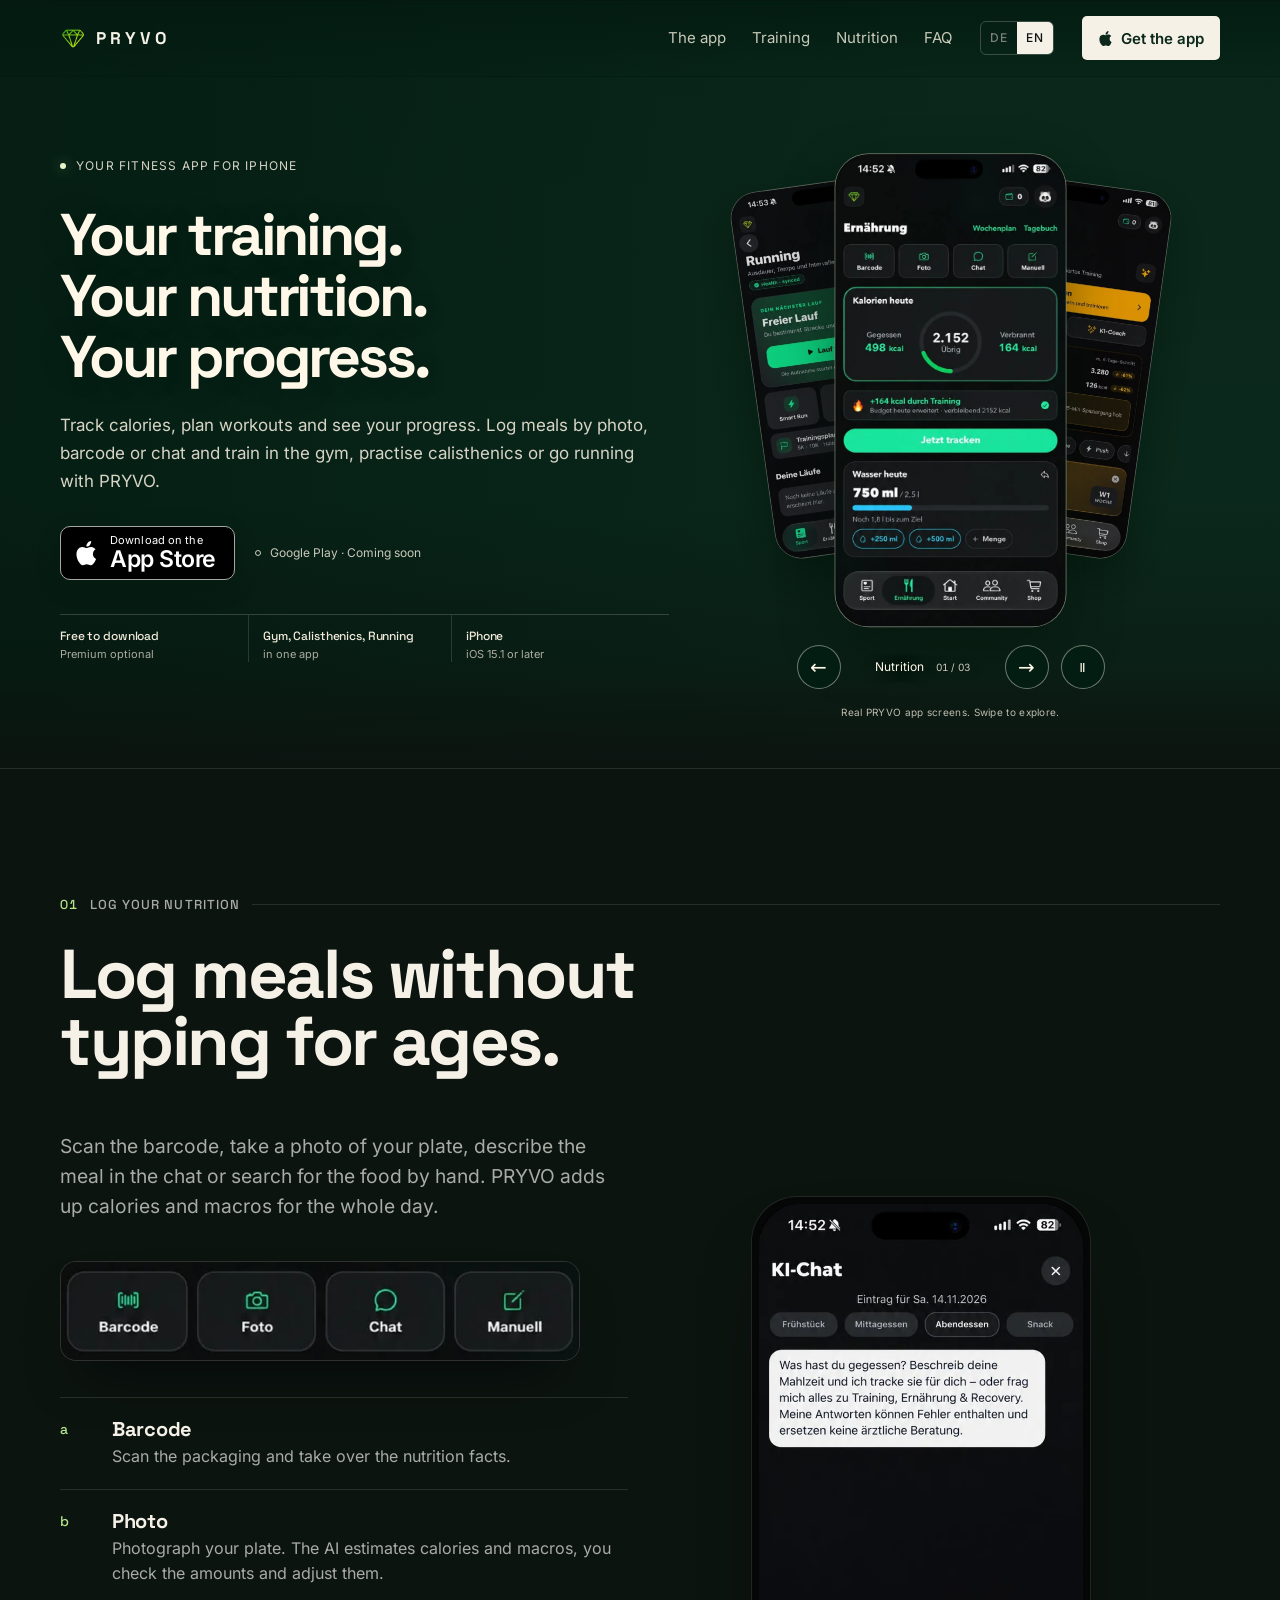
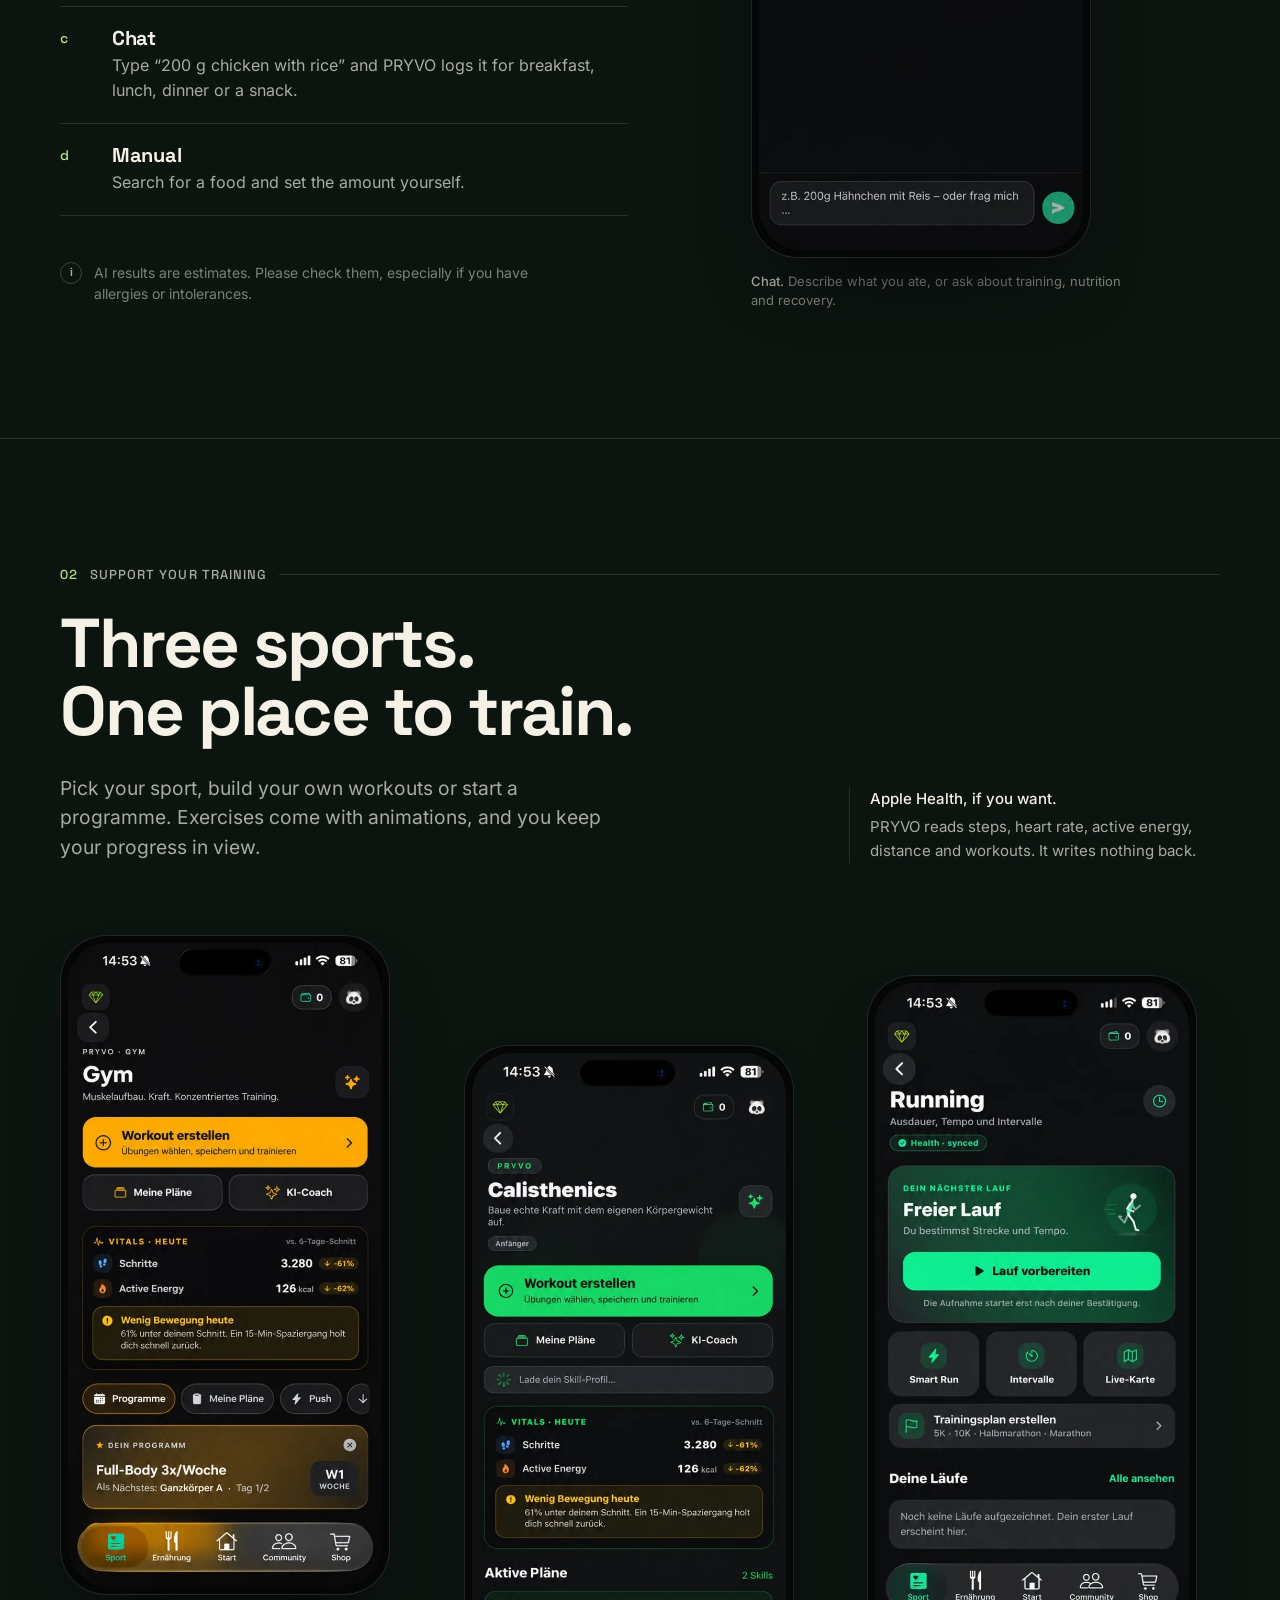
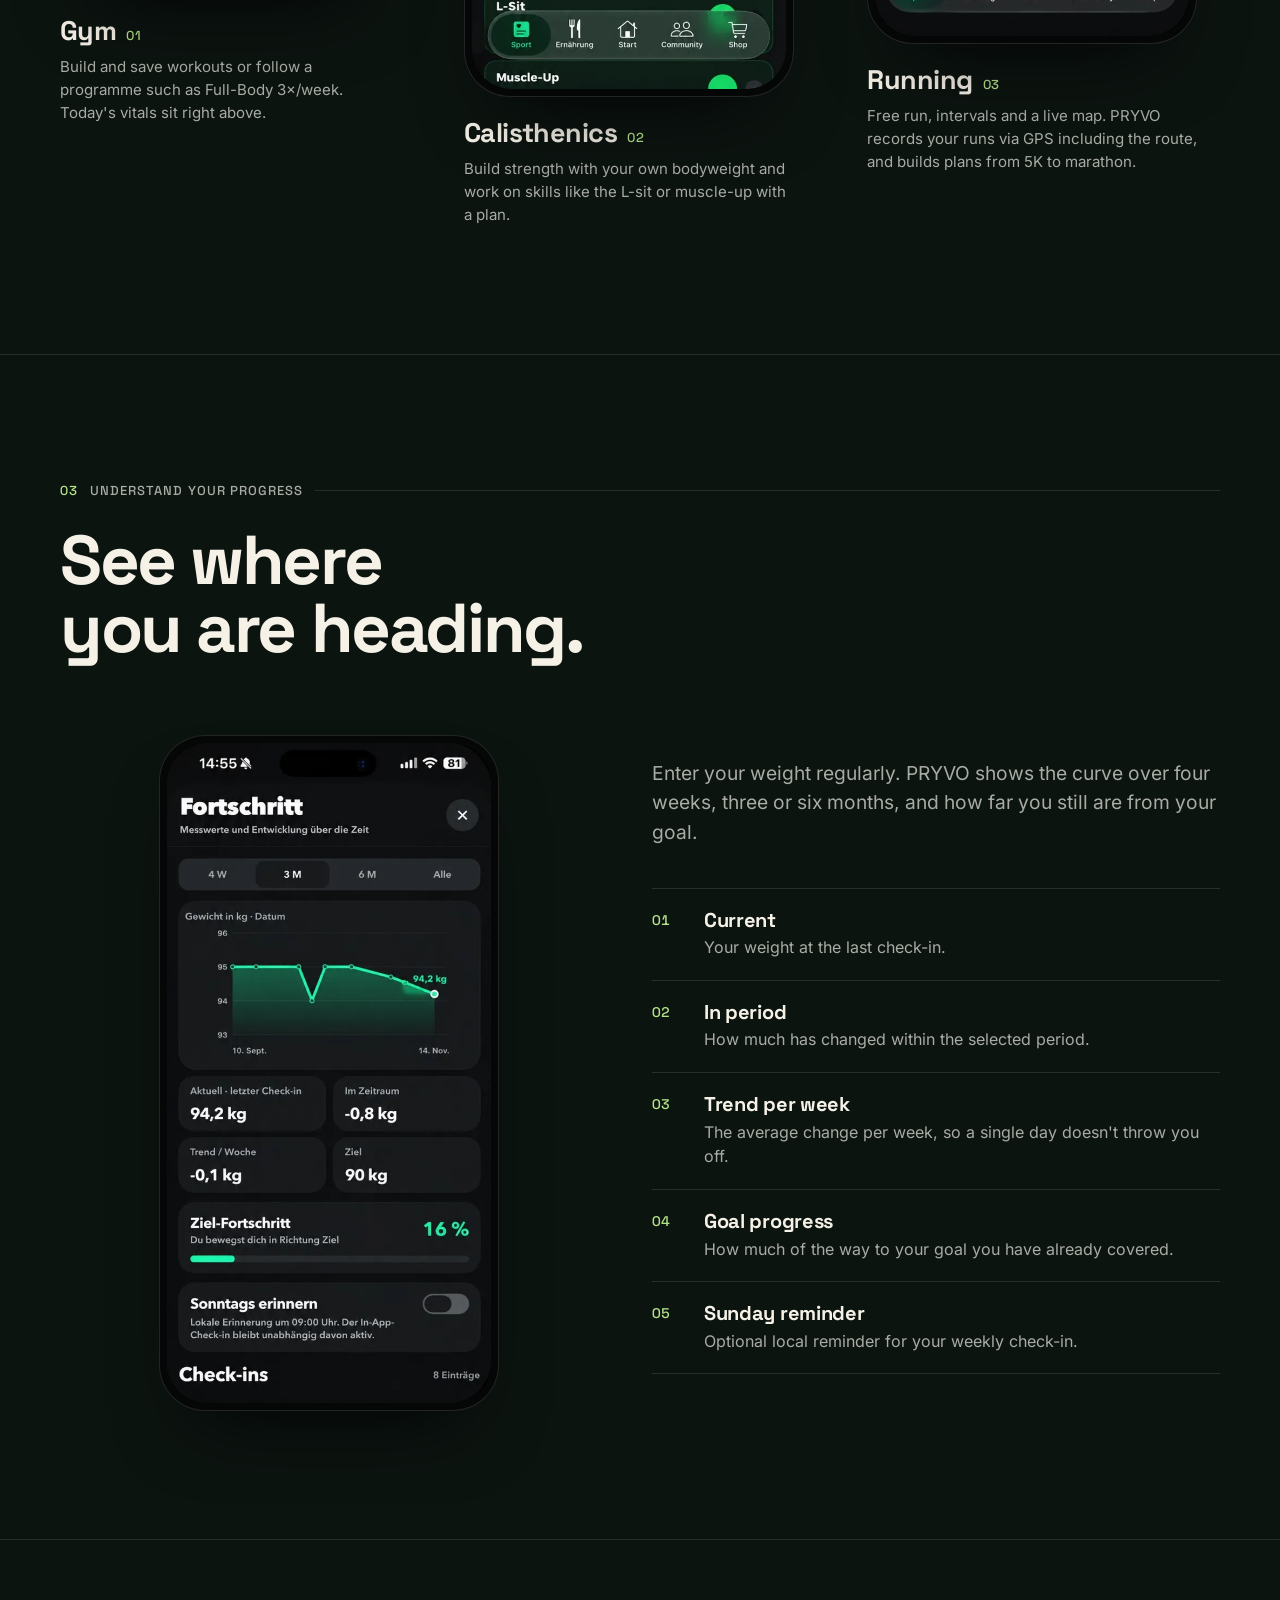
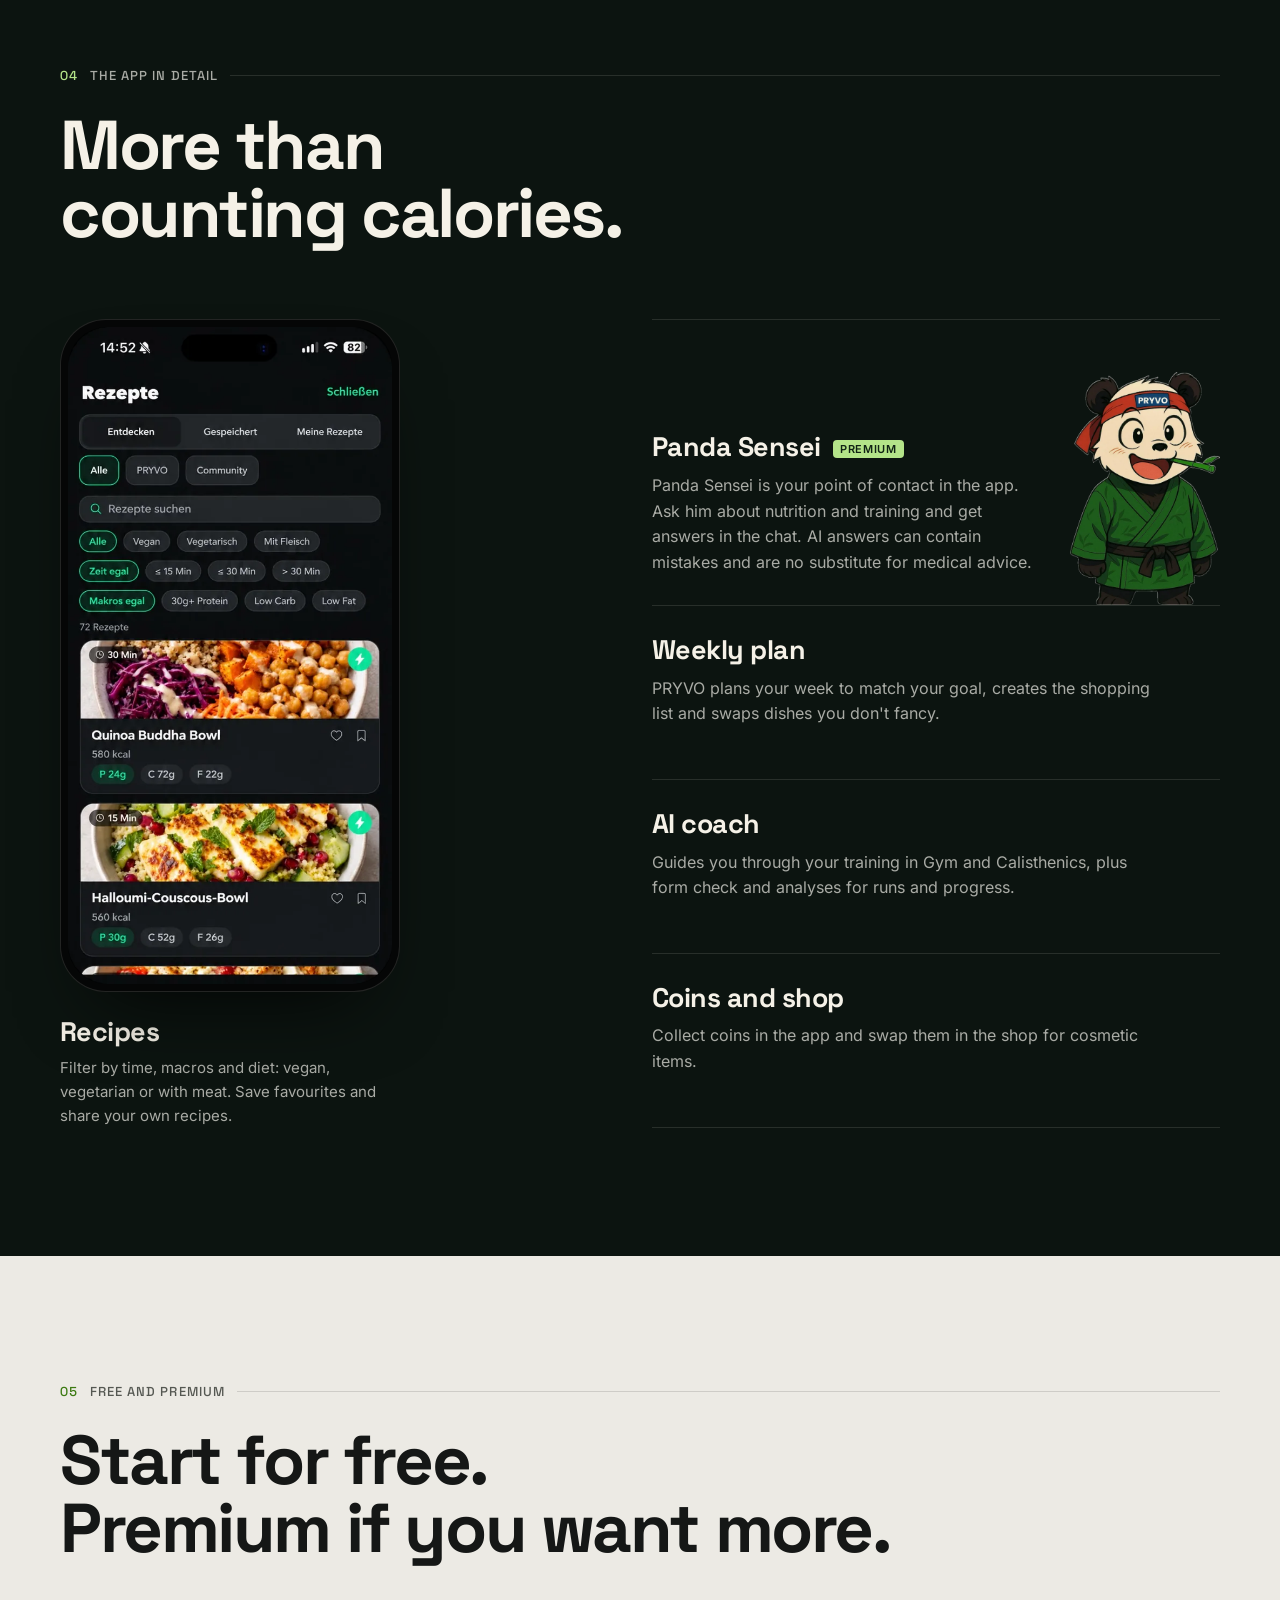
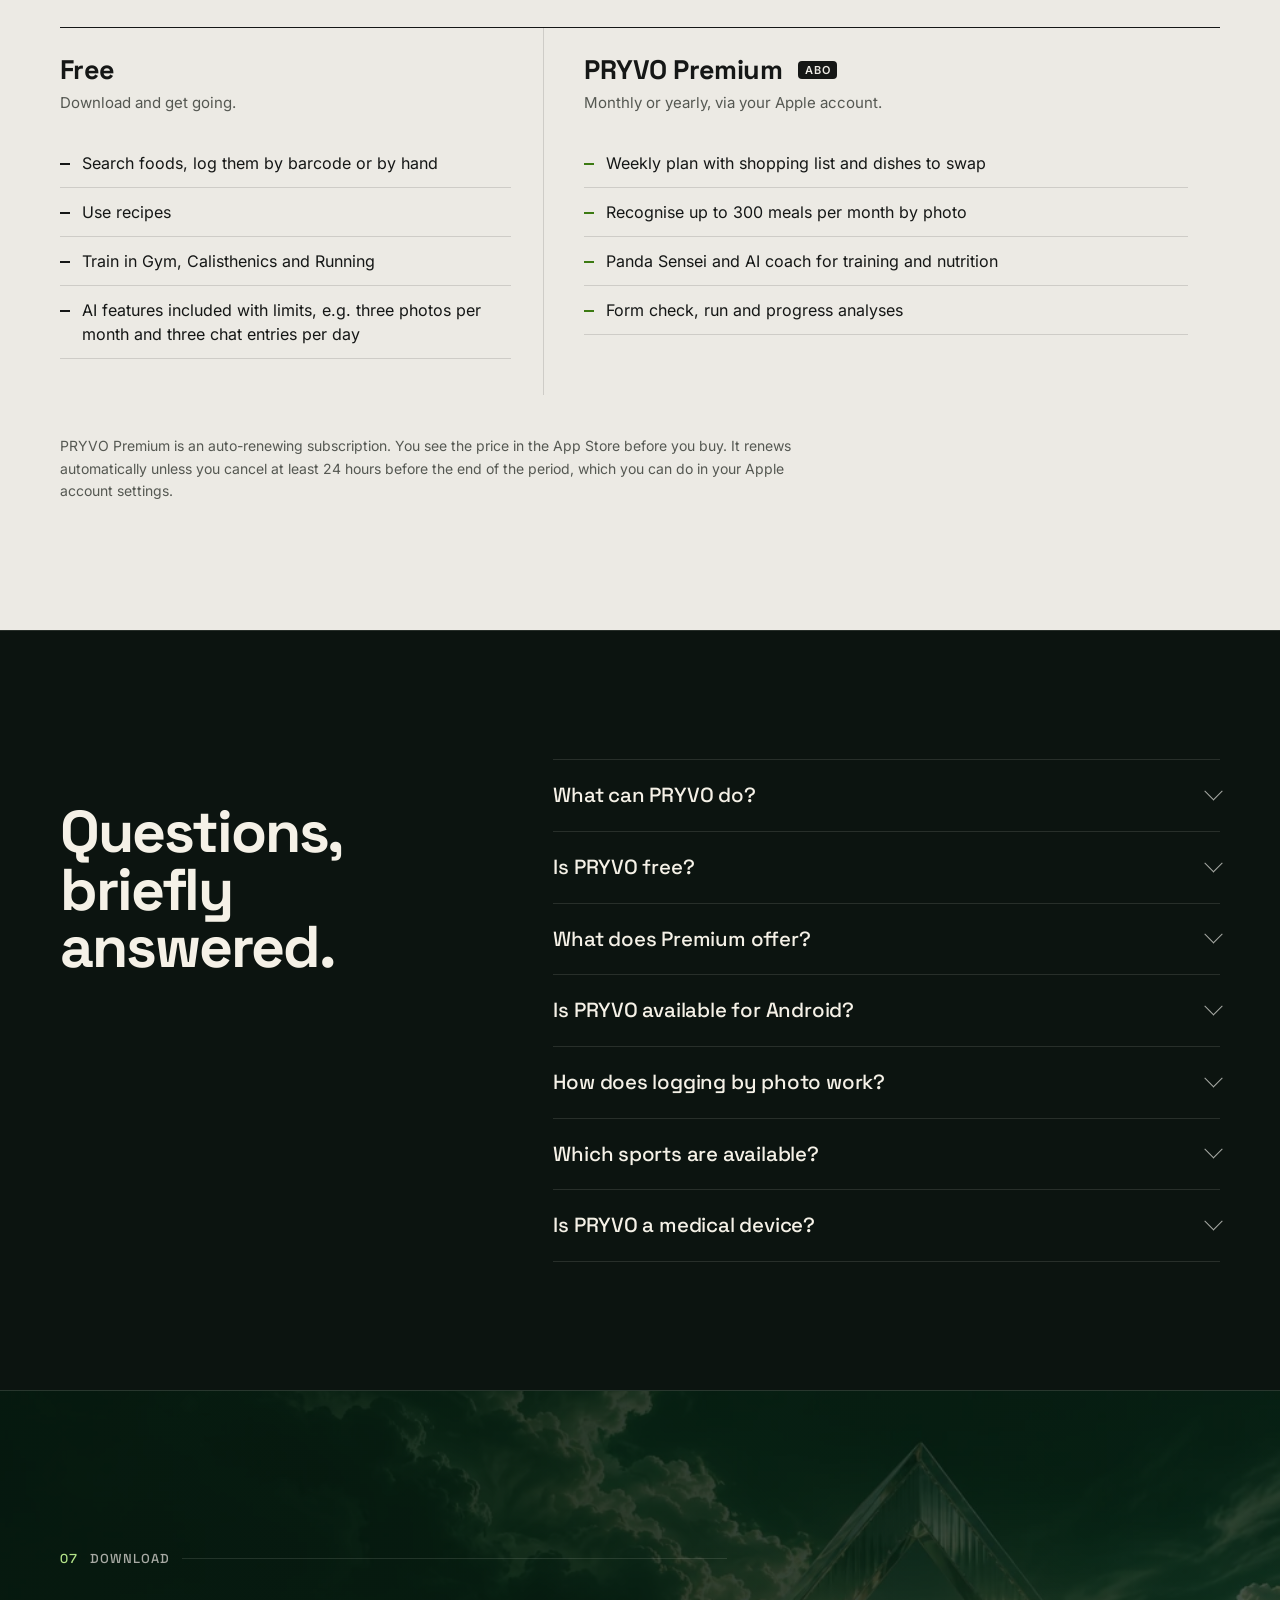
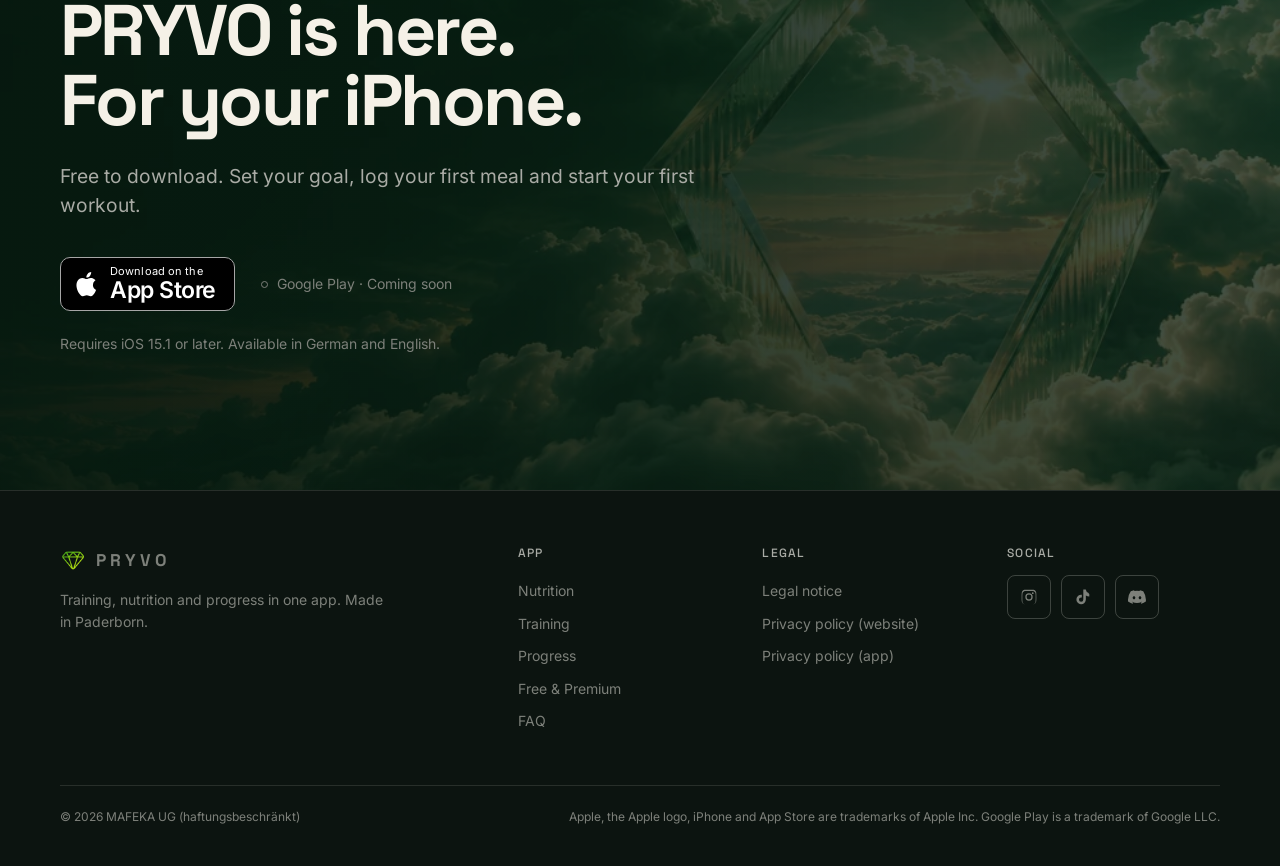
<file: en/index.html>
<!DOCTYPE html><html lang="en"><head>
<meta charset="UTF-8">
<meta name="viewport" content="width=device-width, initial-scale=1">
<title>PRYVO: Calorie Counter &amp; Workout Planner | iPhone App</title>
<meta name="description" content="Log food by photo, barcode or chat. Train in the gym, practise calisthenics and track your runs and progress. Download PRYVO free for iPhone. Available in German and English.">
<meta name="author" content="MAFEKA UG (haftungsbeschränkt)">
<meta name="theme-color" content="#0a281b">
<meta name="apple-itunes-app" content="app-id=6797687805">



<link rel="preload" as="font" type="font/woff2" href="/assets/fonts/space-grotesk-latin-700-normal.woff2" crossorigin="">
<link rel="preload" as="font" type="font/woff2" href="/assets/fonts/inter-latin-400-normal.woff2" crossorigin="">
<link rel="preload" as="image" href="/assets/img/app/ernaehrung.webp" fetchpriority="high">
<link rel="preload" as="image" href="/assets/img/hero/pryvo-sky-1672.webp" media="(min-width: 861px)" fetchpriority="high">
<link rel="preload" as="image" href="/assets/img/hero/pryvo-sky-1000.webp" media="(max-width: 860px)" fetchpriority="high">
<meta property="og:type" content="website">
<meta property="og:site_name" content="PRYVO">
<meta property="og:url" content="https://pryvo.de/en/">
<meta property="og:title" content="PRYVO: Calorie Counter &amp; Workout Planner | iPhone App">
<meta property="og:description" content="Log food by photo, barcode or chat. Train in the gym, practise calisthenics and track your runs and progress. Download PRYVO free for iPhone. Available in German and English.">
<meta property="og:image" content="https://pryvo.de/assets/img/og-image.jpg">
<meta property="og:image:width" content="1200">
<meta property="og:image:height" content="630">
<meta property="og:image:alt" content="PRYVO app for nutrition, training and progress">
<meta property="og:locale" content="en_US">
<meta property="og:locale:alternate" content="de_DE">
<meta name="twitter:card" content="summary_large_image">
<meta name="twitter:title" content="PRYVO: Calorie Counter &amp; Workout Planner | iPhone App">
<meta name="twitter:description" content="Log food by photo, barcode or chat. Train in the gym, practise calisthenics and track your runs and progress. Download PRYVO free for iPhone. Available in German and English.">
<meta name="twitter:image" content="https://pryvo.de/assets/img/og-image.jpg">
<link rel="icon" type="image/webp" href="/assets/img/logo.webp">
<link rel="apple-touch-icon" href="/assets/img/apple-touch-icon.png">
<script type="application/ld+json">
{
  "@context": "https://schema.org",
  "@graph": [
    {
      "@type": "Organization",
      "@id": "https://pryvo.de/#org",
      "name": "PRYVO",
      "legalName": "MAFEKA UG (haftungsbeschränkt)",
      "url": "https://pryvo.de/",
      "logo": "https://pryvo.de/assets/img/logo.png",
      "sameAs": [
        "https://www.instagram.com/pryvo.app/",
        "https://www.tiktok.com/@pryvo.app",
        "https://apps.apple.com/de/app/pryvo/id6797687805"
      ]
    },
    {
      "@type": "WebSite",
      "@id": "https://pryvo.de/#website",
      "url": "https://pryvo.de/",
      "name": "PRYVO",
      "inLanguage": [
        "de-DE",
        "en"
      ],
      "publisher": {
        "@id": "https://pryvo.de/#org"
      }
    },
    {
      "@type": "MobileApplication",
      "@id": "https://pryvo.de/#app",
      "name": "PRYVO",
      "alternateName": "PRYVO – Kalorien, Training & KI-Coach",
      "operatingSystem": "iOS 15.1+",
      "applicationCategory": "HealthApplication",
      "description": "Log calories and meals and train in the gym, calisthenics or running. PRYVO brings nutrition, training and progress into one iPhone app. Available in German and English.",
      "url": "https://pryvo.de/",
      "downloadUrl": "https://apps.apple.com/de/app/pryvo/id6797687805",
      "installUrl": "https://apps.apple.com/de/app/pryvo/id6797687805",
      "image": "https://pryvo.de/assets/img/og-image.jpg",
      "screenshot": [
        "https://pryvo.de/assets/img/app/ernaehrung.webp",
        "https://pryvo.de/assets/img/app/gym.webp",
        "https://pryvo.de/assets/img/app/fortschritt.webp"
      ],
      "offers": {
        "@type": "Offer",
        "price": "0",
        "priceCurrency": "EUR"
      },
      "publisher": {
        "@id": "https://pryvo.de/#org"
      },
      "inLanguage": [
        "de",
        "en"
      ]
    },
    {
      "@type": "WebPage",
      "@id": "https://pryvo.de/en/#webpage",
      "url": "https://pryvo.de/en/",
      "name": "PRYVO: Calorie Counter & Workout Planner | iPhone App",
      "description": "Log food by photo, barcode or chat. Train in the gym, practise calisthenics and track your runs and progress. Download PRYVO free for iPhone. Available in German and English.",
      "inLanguage": "en",
      "isPartOf": {
        "@id": "https://pryvo.de/#website"
      },
      "about": {
        "@id": "https://pryvo.de/#app"
      },
      "publisher": {
        "@id": "https://pryvo.de/#org"
      }
    },
    {
      "@type": "FAQPage",
      "@id": "https://pryvo.de/en/#faq",
      "inLanguage": "en",
      "mainEntity": [
        {
          "@type": "Question",
          "name": "What can PRYVO do?",
          "acceptedAnswer": {
            "@type": "Answer",
            "text": "PRYVO brings nutrition and training into one app. You log meals by barcode, photo, chat or by hand, train in Gym, Calisthenics or Running and see how your weight and goals develop."
          }
        },
        {
          "@type": "Question",
          "name": "Is PRYVO free?",
          "acceptedAnswer": {
            "@type": "Answer",
            "text": "Yes. PRYVO is free to download. Searching foods, logging by barcode or by hand, using recipes and training work without a subscription. AI features are included with limits, for example three photos per month and three chat entries per day."
          }
        },
        {
          "@type": "Question",
          "name": "What does Premium offer?",
          "acceptedAnswer": {
            "@type": "Answer",
            "text": "The weekly plan with shopping list and dishes to swap, recognition of up to 300 meals per month by photo, Panda Sensei and the AI coach for training and nutrition, plus form check, run and progress analyses. Premium is a monthly or yearly subscription; you see the price in the App Store before you buy."
          }
        },
        {
          "@type": "Question",
          "name": "Is PRYVO available for Android?",
          "acceptedAnswer": {
            "@type": "Answer",
            "text": "PRYVO is currently available for iPhone. The Android version for Google Play is coming soon."
          }
        },
        {
          "@type": "Question",
          "name": "How does logging by photo work?",
          "acceptedAnswer": {
            "@type": "Answer",
            "text": "You take a photo of your plate, the AI recognises the meal and estimates calories and macros. The result is an estimate: check the amounts and adjust them if needed, especially if you have allergies or intolerances. Three photos per month are included for free, with up to 300 photo recognitions per month with Premium."
          }
        },
        {
          "@type": "Question",
          "name": "Which sports are available?",
          "acceptedAnswer": {
            "@type": "Answer",
            "text": "Currently Gym, Calisthenics and Running. PRYVO records runs via GPS including the route."
          }
        },
        {
          "@type": "Question",
          "name": "Is PRYVO a medical device?",
          "acceptedAnswer": {
            "@type": "Answer",
            "text": "No. PRYVO is not a medical device and does not replace medical advice."
          }
        }
      ]
    }
  ]
}
</script>
<style>
@font-face{font-family:'Space Grotesk';src:url('/assets/fonts/space-grotesk-latin-500-normal.woff2') format('woff2');font-weight:500;font-display:swap}
@font-face{font-family:'Space Grotesk';src:url('/assets/fonts/space-grotesk-latin-700-normal.woff2') format('woff2');font-weight:700;font-display:swap}
@font-face{font-family:'Inter';src:url('/assets/fonts/inter-latin-400-normal.woff2') format('woff2');font-weight:400;font-display:swap}
@font-face{font-family:'Inter';src:url('/assets/fonts/inter-latin-500-normal.woff2') format('woff2');font-weight:500;font-display:swap}
@font-face{font-family:'Inter';src:url('/assets/fonts/inter-latin-600-normal.woff2') format('woff2');font-weight:600;font-display:swap}

:root{
  --bg:#0e0f0f;--bg2:#141615;--panel:#191b1a;
  --ink:#eceae4;--ink2:#a9aba5;--ink3:#7d807a;
  --rule:rgba(236,234,228,.12);--rule2:rgba(236,234,228,.22);
  --green:#9be15d;--green-ink:#0e1a05;
  --paper:#eceae4;--paper-ink:#151716;--paper-ink2:#555852;--paper-rule:rgba(21,23,22,.14);
  --wrap:1240px;--gut:clamp(20px,4vw,40px);
  --display:'Space Grotesk',system-ui,sans-serif;--text:'Inter',system-ui,-apple-system,sans-serif;
}
*{box-sizing:border-box;margin:0;padding:0}
html{scroll-behavior:smooth;-webkit-text-size-adjust:100%}
body{background:var(--bg);color:var(--ink);font-family:var(--text);font-size:17px;line-height:1.6;-webkit-font-smoothing:antialiased;text-rendering:optimizeLegibility}
img{display:block;max-width:100%;height:auto}
a{color:inherit}
:focus-visible{outline:2px solid var(--green);outline-offset:3px;border-radius:4px}
.skip{position:absolute;left:-9999px;top:8px;background:var(--green);color:var(--green-ink);padding:10px 14px;border-radius:6px;z-index:100;font-weight:600;text-decoration:none}
.skip:focus{left:12px}
.wrap{max-width:var(--wrap);margin:0 auto;padding:0 var(--gut)}
.grid{display:grid;grid-template-columns:repeat(12,minmax(0,1fr));column-gap:24px}

/* type */
.label{display:flex;align-items:baseline;gap:12px;font:500 13px/1.2 var(--display);letter-spacing:.08em;text-transform:uppercase;color:var(--ink2)}
.label b{font-weight:500;color:var(--green);font-variant-numeric:tabular-nums}
.label::after{content:"";flex:1;height:1px;background:var(--rule);transform:translateY(-4px)}
h1,h2,h3{font-family:var(--display);font-weight:700;letter-spacing:-.035em;line-height:.98}
h2{font-size:clamp(38px,5.4vw,76px);margin-top:28px}
h3{font-size:clamp(22px,2.1vw,28px);letter-spacing:-.02em;line-height:1.1}
.lead{font-size:clamp(18px,1.5vw,20px);line-height:1.55;color:var(--ink2);max-width:34em}
.cap{font-size:13px;line-height:1.45;color:var(--ink3);margin-top:14px;max-width:30em}
.cap strong{color:var(--ink2);font-weight:500}
.tag{display:inline-block;font:600 11px/1 var(--text);letter-spacing:.06em;text-transform:uppercase;color:var(--green-ink);background:var(--green);padding:4px 7px 3px;border-radius:4px;vertical-align:3px;margin-left:6px}

/* header */
.top{position:sticky;top:0;z-index:50;background:var(--bg);border-bottom:1px solid transparent;transition:border-color .3s}
.top.scrolled{border-bottom-color:var(--rule)}
.top .wrap{display:flex;align-items:center;gap:28px;height:68px}
.brand{display:flex;align-items:center;gap:10px;text-decoration:none;font:700 17px/1 var(--display);letter-spacing:.24em}
.brand img{width:26px;height:26px}
.nav{display:flex;gap:26px;margin-left:auto}
.nav a{text-decoration:none;font-size:15px;color:var(--ink2);padding:6px 0;position:relative;transition:color .2s}
.nav a::after{content:"";position:absolute;left:0;right:0;bottom:0;height:1px;background:var(--green);transform:scaleX(0);transform-origin:left;transition:transform .25s}
.nav a:hover,.nav a:focus-visible{color:var(--ink)}
.nav a:hover::after{transform:scaleX(1)}
.lang{display:flex;border:1px solid var(--rule2);border-radius:6px;overflow:hidden}
.lang button{background:none;border:0;color:var(--ink3);font:500 12px/1 var(--text);letter-spacing:.06em;padding:8px 9px;cursor:pointer;min-width:36px;min-height:32px}
.lang button[aria-pressed="true"]{background:var(--ink);color:var(--bg)}
.btn{display:inline-flex;align-items:center;gap:8px;background:var(--green);color:var(--green-ink);font:600 15px/1 var(--text);text-decoration:none;padding:12px 16px;border-radius:8px;min-height:44px;transition:background .2s,transform .2s}
.btn:hover{background:#b2ec7d}
.btn svg{width:15px;height:15px}
.m-extra{display:none}
.menu-btn{display:none;margin-left:auto;background:none;border:1px solid var(--rule2);color:var(--ink);border-radius:8px;width:44px;height:44px;cursor:pointer}
.menu-btn span{display:block;width:18px;height:1.5px;background:currentColor;margin:4px auto;transition:transform .25s}
.menu-btn[aria-expanded="true"] span:first-child{transform:translateY(2.75px) rotate(45deg)}
.menu-btn[aria-expanded="true"] span:last-child{transform:translateY(-2.75px) rotate(-45deg)}

/* app store badge + android status */
.store{display:flex;flex-wrap:wrap;align-items:center;gap:14px 26px}
.badge{display:inline-flex;align-items:center;gap:10px;background:#000;color:#fff;border:1px solid #a6a6a6;border-radius:10px;padding:8px 18px 8px 13px;text-decoration:none;min-height:54px;transition:border-color .2s,transform .2s}
.badge:hover{border-color:#fff}
.badge svg{width:26px;height:30px;fill:#fff;flex:none}
.badge span{display:flex;flex-direction:column;font-family:-apple-system,'SF Pro Display','Inter',sans-serif;line-height:1}
.badge small{font-size:11px;letter-spacing:.01em}
.badge strong{font-size:23px;font-weight:600;letter-spacing:-.02em;margin-top:2px}
.android{display:flex;align-items:center;gap:9px;font-size:14px;color:var(--ink3)}
.android i{width:7px;height:7px;border-radius:50%;border:1.5px solid var(--ink3);flex:none}

/* phones */
.phone{position:relative;background:#050606;border:1px solid rgba(236,234,228,.13);border-radius:clamp(30px,3.6vw,46px);padding:clamp(5px,.55vw,8px);box-shadow:0 40px 80px -40px rgba(0,0,0,.9)}
.phone img{width:100%;border-radius:calc(clamp(30px,3.6vw,46px) - clamp(5px,.55vw,8px))}
.detail{border-radius:16px;overflow:hidden;border:1px solid rgba(236,234,228,.13);background:#121413;box-shadow:0 30px 60px -30px rgba(0,0,0,.9)}

/* hero */
.hero{padding:clamp(48px,7vw,96px) 0 clamp(72px,9vw,128px)}
.hero .grid{align-items:center}
.hero-txt{grid-column:1/9}
.kicker{display:flex;align-items:center;gap:10px;font-size:14px;color:var(--ink2);margin-bottom:28px}
.kicker i{width:8px;height:8px;border-radius:50%;background:var(--green)}
h1{font-size:clamp(44px,5.7vw,86px)}
h1 span{display:block}
h1 span:last-child{color:var(--green)}
.hero .lead{margin:30px 0 40px}
.facts{display:grid;grid-template-columns:repeat(3,auto);justify-content:start;gap:0;margin-top:52px;border-top:1px solid var(--rule)}
.facts div{padding:16px 28px 0 0;margin-right:28px;font-size:14px;color:var(--ink3);line-height:1.4;border-right:1px solid var(--rule)}
.facts div:last-child{border-right:0}
.facts b{display:block;font:500 15px/1.3 var(--display);color:var(--ink);letter-spacing:-.01em;margin-bottom:2px}
.hero-media{grid-column:9/13;position:relative;padding:0 0 70px}
.hero-media .phone{width:min(100%,370px);margin-left:auto}
.hero-media .detail{position:absolute;left:-40%;bottom:0;width:86%}
.hero-media .cap{position:absolute;right:0;bottom:-46px;text-align:right}

/* chapters */
.chapter{padding:clamp(80px,10vw,150px) 0;border-top:1px solid var(--rule)}
.ch-head{grid-column:1/13}
.rows{list-style:none;border-top:1px solid var(--rule)}
.rows li{display:grid;grid-template-columns:36px 1fr;gap:4px 16px;padding:20px 0;border-bottom:1px solid var(--rule)}
.rows li>span{font:500 14px/1.6 var(--display);color:var(--green);font-variant-numeric:tabular-nums}
.rows h3{font-size:20px;letter-spacing:-.015em}
.rows p{grid-column:2;color:var(--ink2);font-size:16px;line-height:1.55}

/* 01 */
.c1 .ch-txt{grid-column:1/7;margin-top:56px}
.c1 .ch-txt .detail{margin:0 0 36px;max-width:520px}
.c1 .ch-media{grid-column:8/12;margin-top:120px}
.c1 .ch-media .phone{width:min(100%,340px)}
.note{display:flex;gap:12px;margin-top:28px;padding-top:18px;font-size:14px;color:var(--ink3);line-height:1.5;max-width:34em}
.note::before{content:"i";flex:none;width:20px;height:20px;border:1px solid var(--rule2);border-radius:50%;font:600 11px/18px var(--text);text-align:center;color:var(--ink2)}

/* 02 */
.c2 .lead{grid-column:1/7;margin-top:28px}
.c2 .aside{grid-column:9/13;margin-top:34px;font-size:15px;color:var(--ink2);border-left:1px solid var(--rule);padding-left:20px;align-self:end}
.c2 .aside strong{display:block;color:var(--ink);font-weight:500;margin-bottom:4px}
.sports{grid-column:1/13;display:grid;grid-template-columns:repeat(3,1fr);gap:clamp(24px,4vw,64px);margin-top:72px;align-items:start}
.sports figure:nth-child(2){margin-top:110px}
.sports figure:nth-child(3){margin-top:40px}
.sports .phone{width:min(100%,330px)}
.sports figcaption{margin-top:22px;max-width:330px}
.sports figcaption h3{display:flex;align-items:baseline;gap:10px}
.sports figcaption h3 small{font:500 13px/1 var(--display);color:var(--green);letter-spacing:.04em}
.sports figcaption p{color:var(--ink2);font-size:15px;line-height:1.55;margin-top:8px}

/* 03 */
.c3 .split{grid-column:1/13;display:grid;grid-template-columns:repeat(12,minmax(0,1fr));column-gap:24px;margin-top:72px;align-items:start}
.c3 .split .phone{grid-column:2/6;width:min(100%,340px)}
.c3 .c3txt{grid-column:7/13;margin-top:24px}
.c3 .c3txt .rows{margin-top:40px}

/* detail section */
.c4 .ch-head h2{max-width:11em}
.c4 .recipes{grid-column:1/6;margin-top:72px}
.c4 .recipes .phone{width:min(100%,340px)}
.c4 .side{grid-column:7/13;margin-top:72px;display:grid;gap:0}
.item{padding:30px 0;border-top:1px solid var(--rule)}
.item:last-child{border-bottom:1px solid var(--rule)}
.item p{color:var(--ink2);font-size:16px;margin-top:10px;max-width:32em}
.sensei{display:grid;grid-template-columns:1fr 150px;gap:24px;align-items:end}
.sensei img{width:150px;margin-bottom:-30px}
.recipes-txt{margin-top:26px;max-width:340px}
.recipes-txt p{color:var(--ink2);font-size:15px;margin-top:8px}

/* light section */
.paper{background:var(--paper);color:var(--paper-ink);padding:clamp(80px,10vw,140px) 0}
.paper .label{color:var(--paper-ink2)}
.paper .label b{color:#3c7a12}
.paper .label::after{background:var(--paper-rule)}
.paper h2{max-width:13em}
.plans{grid-column:1/13;display:grid;grid-template-columns:5fr 7fr;margin-top:64px;border-top:1px solid var(--paper-ink)}
.plan{padding:28px 32px 36px 0}
.plan+.plan{padding-left:40px;border-left:1px solid var(--paper-rule)}
.plan h3{display:flex;align-items:center;gap:10px}
.plan .sub{color:var(--paper-ink2);font-size:15px;margin-top:6px}
.plan ul{list-style:none;margin-top:24px}
.plan li{display:grid;grid-template-columns:22px 1fr;padding:12px 0;border-bottom:1px solid var(--paper-rule);font-size:16px;line-height:1.5}
.plan li::before{content:"";width:10px;height:1.5px;background:var(--paper-ink);margin-top:12px}
.plan.pro li::before{background:#3c7a12;height:2px}
.plan .tag{background:var(--paper-ink);color:var(--paper)}
.fine{grid-column:1/9;margin-top:40px;font-size:14px;line-height:1.6;color:var(--paper-ink2)}

/* faq */
.faq .ch-head{grid-column:1/5}
.faq .ch-head h2{font-size:clamp(38px,4.6vw,64px)}
.faq-list{grid-column:6/13;border-top:1px solid var(--rule)}
details{border-bottom:1px solid var(--rule)}
summary{list-style:none;cursor:pointer;display:flex;justify-content:space-between;align-items:center;gap:20px;padding:22px 0;font:500 clamp(18px,1.6vw,21px)/1.3 var(--display);letter-spacing:-.01em;min-height:44px}
summary::-webkit-details-marker{display:none}
summary::after{content:"";flex:none;width:12px;height:12px;border-right:1.5px solid var(--ink2);border-bottom:1.5px solid var(--ink2);transform:rotate(45deg) translate(-3px,-3px);transition:transform .25s}
details[open] summary::after{transform:rotate(225deg) translate(-3px,-3px)}
summary:hover{color:var(--green)}
details p{color:var(--ink2);padding:0 40px 24px 0;max-width:40em}

/* closing */
.closing{padding:clamp(80px,10vw,150px) 0 clamp(60px,8vw,110px);border-top:1px solid var(--rule)}
.closing .grid{align-items:center}
.closing .cl-txt{grid-column:1/8}
.closing h2{font-size:clamp(44px,5.6vw,84px)}
.closing .lead{margin:26px 0 36px}
.closing .small{margin-top:22px;font-size:14px;color:var(--ink3)}
.gem-stage{grid-column:8/13;position:relative;aspect-ratio:1/1;display:flex;align-items:center;justify-content:center}
.gem-stage canvas{position:absolute;inset:0;width:100%;height:100%;display:none}
.gem-stage.gl canvas{display:block}
.gem-stage.gl svg{display:none}
.gem-stage svg{position:relative;width:78%;height:78%;overflow:visible}

/* footer */
footer{border-top:1px solid var(--rule);padding:56px 0 40px;font-size:14px;color:var(--ink3)}
.f-grid{display:grid;grid-template-columns:2fr 1fr 1fr 1fr;gap:32px}
footer h4{font:500 12px/1 var(--display);letter-spacing:.1em;text-transform:uppercase;color:var(--ink2);margin-bottom:16px}
footer nav a,footer .f-col a{display:block;text-decoration:none;padding:5px 0;color:var(--ink3);transition:color .2s}
footer a:hover{color:var(--ink)}
.f-brand p{margin-top:16px;max-width:24em;line-height:1.55}
.socials{display:flex;gap:10px}
.socials a{display:flex!important;align-items:center;justify-content:center;width:44px;height:44px;border:1px solid var(--rule2);border-radius:8px;padding:0!important}
.socials svg{width:18px;height:18px;fill:currentColor}
.f-bottom{display:flex;flex-wrap:wrap;justify-content:space-between;gap:12px;margin-top:48px;padding-top:22px;border-top:1px solid var(--rule);font-size:12px;line-height:1.5}

/* reveal */
.rv{opacity:0;transform:translateY(16px);transition:opacity .7s ease,transform .7s cubic-bezier(.2,.7,.2,1)}
.rv.in{opacity:1;transform:none}
.rv.d1{transition-delay:.08s}.rv.d2{transition-delay:.16s}
@media (prefers-reduced-motion:reduce){
  html{scroll-behavior:auto}
  .rv{opacity:1;transform:none;transition:none}
  *{transition:none!important}
}

/* responsive */
@media (max-width:1080px){
  .nav{gap:18px}
  .hero-txt{grid-column:1/13}
  .hero-media{grid-column:1/13;margin-top:64px;padding-bottom:0;display:grid;grid-template-columns:repeat(12,minmax(0,1fr));column-gap:24px;align-items:end}
  .hero-media .phone{grid-column:5/11;grid-row:1;width:100%;margin:0}
  .hero-media .detail{position:static;grid-column:1/7;grid-row:1;width:auto;margin-bottom:48px;z-index:2;margin-right:-30%}
  .hero-media .cap{position:static;grid-column:1/13;text-align:left;margin-top:18px}
  .c1 .ch-txt{grid-column:1/8}
  .c1 .ch-media{grid-column:8/13;margin-top:180px}
  .c2 .lead{grid-column:1/10}
  .c2 .aside{grid-column:1/10}
  .c3 .split .phone{grid-column:1/6}
  .c3 .c3txt{grid-column:7/13;margin-top:0}
  .c4 .recipes{grid-column:1/6}
  .faq .ch-head,.faq-list{grid-column:1/13}
  .faq-list{margin-top:44px}
}
@media (max-width:860px){
  .nav,.top .btn,.top .lang{display:none}
  .menu-btn{display:block}
  .top.open .nav{display:flex;flex-direction:column;gap:0;position:absolute;left:0;right:0;top:68px;background:var(--bg);border-bottom:1px solid var(--rule);padding:8px var(--gut) 20px}
  .top.open .nav a{padding:14px 0;font-size:18px;border-bottom:1px solid var(--rule)}
  .top.open .nav a::after{display:none}
  .top.open .m-extra{display:flex}
  .m-extra{display:none;align-items:center;justify-content:space-between;padding-top:18px}
  .m-extra .lang{display:flex}
  .c1 .ch-txt,.c1 .ch-media{grid-column:1/13}
  .c1 .ch-media{margin-top:56px}
  .c1 .ch-media .phone{margin:0 auto}
  .sports{display:flex;overflow-x:auto;scroll-snap-type:x mandatory;scroll-padding-inline:var(--gut);gap:20px;margin:56px calc(-1*var(--gut)) 0;padding:0 var(--gut) 12px;scrollbar-width:thin}
  .sports figure{flex:0 0 74%;scroll-snap-align:start;margin-top:0!important}
  .c3 .split .phone,.c3 .c3txt{grid-column:1/13}
  .c3 .split .phone{width:min(78%,330px);margin:0 auto}
  .c3 .c3txt{margin-top:48px}
  .c4 .recipes,.c4 .side{grid-column:1/13}
  .c4 .recipes .phone{width:min(80%,340px)}
  .plans{grid-template-columns:1fr}
  .plan+.plan{padding-left:0;border-left:0;border-top:1px solid var(--paper-rule)}
  .fine{grid-column:1/13}
  .closing .cl-txt,.gem-stage{grid-column:1/13}
  .gem-stage{max-width:380px;width:100%;margin:40px auto 0}
  .f-grid{grid-template-columns:1fr 1fr}
  .f-brand{grid-column:1/3}
}
@media (max-width:560px){
  body{font-size:16px}
  .facts{grid-template-columns:1fr;border-top:0}
  .facts div{border-right:0;border-top:1px solid var(--rule);padding:12px 0;margin:0}
  .hero-media .phone{grid-column:3/13}
  .hero-media .detail{grid-column:1/9;margin-right:-40%}
  .sports figure{flex-basis:82%}
  .sensei{grid-template-columns:1fr 96px}
  .sensei img{width:96px;margin-bottom:-30px}
  .badge strong{font-size:21px}
}
</style>
<link rel="stylesheet" href="/assets/css/sky-hero.css?v=20261115-1">
<script src="/assets/js/sky-carousel.js?v=20261115-1" defer=""></script>
<link rel="stylesheet" href="/assets/css/seo-language.css?v=20261116-1"><script src="/assets/js/site-language.js?v=20261116-1" defer=""></script><meta name="robots" content="index,follow,max-image-preview:large"><link rel="canonical" href="https://pryvo.de/en/"><link rel="alternate" href="https://pryvo.de/" hreflang="de"><link rel="alternate" href="https://pryvo.de/en/" hreflang="en"><link rel="alternate" href="https://pryvo.de/" hreflang="x-default"></head>
<body>
<a class="skip" href="#main" data-en="Skip to content">Skip to content</a>

<header class="top" id="top">
  <div class="wrap">
    <a class="brand" href="#main" aria-label="PRYVO – back to top" data-en-aria="PRYVO – back to top"><img src="/assets/img/logo.webp" alt="" width="26" height="26">PRYVO</a>
    <nav class="nav" id="nav" aria-label="Main navigation" data-en-aria="Main navigation">
      <a href="#app" data-en="The app">The app</a>
      <a href="#training">Training</a>
      <a href="#ernaehrung" data-en="Nutrition">Nutrition</a>
      <a href="#faq">FAQ</a>
      <div class="m-extra">
        <div class="lang" role="group" aria-label="Language" data-en-aria="Language"><a href="/" hreflang="de" lang="de" data-lang="de">DE</a><a href="/en/" hreflang="en" lang="en" data-lang="en" aria-current="page">EN</a></div>
        <a class="btn" href="https://apps.apple.com/de/app/pryvo/id6797687805" target="_blank" rel="noopener" data-en="Get the app">Get the app</a>
      </div>
    </nav>
    <div class="lang" role="group" aria-label="Language" data-en-aria="Language"><a href="/" hreflang="de" lang="de" data-lang="de">DE</a><a href="/en/" hreflang="en" lang="en" data-lang="en" aria-current="page">EN</a></div>
    <a class="btn" href="https://apps.apple.com/de/app/pryvo/id6797687805" target="_blank" rel="noopener"><svg viewBox="0 0 24 24" fill="currentColor" aria-hidden="true"><path d="M15.53 3.83c.84-1.01 1.4-2.43 1.25-3.83-1.21.05-2.66.8-3.53 1.82-.78.9-1.46 2.34-1.27 3.71 1.34.1 2.71-.69 3.55-1.7zM12.15 6.9c-.95 0-2.42-1.08-3.96-1.04-2.04.03-3.91 1.18-4.96 3.01-2.12 3.68-.55 9.1 1.52 12.09 1.01 1.45 2.2 3.09 3.79 3.04 1.52-.07 2.09-.99 3.94-.99 1.83 0 2.35.99 3.96.95 1.64-.03 2.68-1.48 3.68-2.95 1.16-1.69 1.63-3.33 1.66-3.42-.04-.01-3.18-1.22-3.22-4.86-.03-3.04 2.48-4.49 2.6-4.56-1.43-2.09-3.62-2.32-4.39-2.38-2-.15-3.68 1.09-4.62 1.09z"></path></svg><span data-en="Get the app">Get the app</span></a>
    <button class="menu-btn" type="button" aria-expanded="false" aria-controls="nav" aria-label="Open menu" data-en-aria="Open menu"><span></span><span></span></button>
  </div>
</header>

<main id="main">

<!-- HERO -->
<section class="hero" aria-labelledby="hero-title">
  <picture class="sky-backdrop" aria-hidden="true">
    <source media="(max-width: 860px)" srcset="/assets/img/hero/pryvo-sky-1000.webp">
    <img src="/assets/img/hero/pryvo-sky-1672.webp" width="1672" height="941" alt="" fetchpriority="high" decoding="async">
  </picture>
  <div class="wrap hero-layout">
    <div class="hero-copy">
      <p class="kicker"><i aria-hidden="true"></i><span data-en="Your fitness app for iPhone">Your fitness app for iPhone</span></p>
      <h1 id="hero-title" data-en="<span>Your training.</span><span>Your nutrition.</span><span>Your progress.</span>"><span>Your training.</span><span>Your nutrition.</span><span>Your progress.</span></h1>
      <p class="lead" data-en="Track calories, plan workouts and see your progress. Log meals by photo, barcode or chat and train in the gym, practise calisthenics or go running with PRYVO.">Track calories, plan workouts and see your progress. Log meals by photo, barcode or chat and train in the gym, practise calisthenics or go running with PRYVO.</p>
      <div class="store">
        <a class="badge" href="https://apps.apple.com/de/app/pryvo/id6797687805" target="_blank" rel="noopener" aria-label="Download PRYVO on the App Store" data-en-aria="Download PRYVO on the App Store">
          <svg viewBox="0 0 24 28" aria-hidden="true"><path d="M17.56 14.86c-.03-2.86 2.34-4.24 2.44-4.31-1.33-1.95-3.4-2.21-4.14-2.24-1.76-.18-3.44 1.04-4.33 1.04-.9 0-2.27-1.01-3.73-.99-1.92.03-3.69 1.12-4.68 2.84-2 3.46-.51 8.58 1.43 11.39.95 1.37 2.08 2.92 3.56 2.86 1.43-.06 1.97-.92 3.7-.92 1.72 0 2.21.92 3.72.89 1.54-.03 2.51-1.4 3.45-2.78 1.09-1.59 1.54-3.13 1.56-3.21-.03-.01-2.99-1.15-3.02-4.56zM14.72 6.46c.79-.96 1.32-2.28 1.17-3.6-1.13.05-2.5.75-3.31 1.7-.73.84-1.37 2.19-1.2 3.48 1.26.1 2.55-.64 3.34-1.58z"></path></svg>
          <span><small data-en="Download on the">Download on the</small><strong>App Store</strong></span>
        </a>
        <p class="android"><i aria-hidden="true"></i>Google Play · Coming soon</p>
      </div>
      <div class="facts">
        <div><b data-en="Free to download">Free to download</b><span data-en="Premium optional">Premium optional</span></div>
        <div><b>Gym, Calisthenics, Running</b><span data-en="in one app">in one app</span></div>
        <div><b>iPhone</b><span data-en="iOS 15.1 or later">iOS 15.1 or later</span></div>
      </div>
    </div>
    <div class="sky-carousel" data-sky-carousel="" role="region" aria-roledescription="carousel" aria-label="Inside the PRYVO app" data-en-aria="Inside the PRYVO app">
      <div class="sky-stage" role="group" aria-label="App screens: swipe or use the arrow buttons" data-en-aria="App screens: swipe or use the arrow buttons">
        <button class="sky-screen" type="button" data-screen="0" data-name-de="Ernährung" data-name-en="Nutrition" aria-pressed="true" aria-label="View nutrition">
          <img src="/assets/img/app/ernaehrung.webp" width="600" height="1217" alt="PRYVO: nutrition with calories, macros and meal logging" data-en-alt="PRYVO: nutrition with calories, macros and meal logging" fetchpriority="high" decoding="async" draggable="false">
        </button>
        <button class="sky-screen" type="button" data-screen="1" data-name-de="Gym" data-name-en="Gym" aria-pressed="false" aria-label="View gym">
          <img src="/assets/img/app/gym.webp" width="600" height="1232" alt="PRYVO: gym workouts, plans and AI coach" data-en-alt="PRYVO: gym workouts, plans and AI coach" loading="eager" decoding="async" draggable="false">
        </button>
        <button class="sky-screen" type="button" data-screen="2" data-name-de="Running" data-name-en="Running" aria-pressed="false" aria-label="View running">
          <img src="/assets/img/app/running.webp" width="600" height="1249" alt="PRYVO: running with free runs, intervals and a training plan" data-en-alt="PRYVO: running with free runs, intervals and a training plan" loading="eager" decoding="async" draggable="false">
        </button>
      </div>
      <div class="sky-controls">
        <button class="sky-control" type="button" data-step="-1" aria-label="Previous app screen"><span aria-hidden="true">←</span></button>
        <p class="sky-caption"><span data-screen-name="">Nutrition</span><span class="sky-count" data-screen-count="">01 / 03</span></p>
        <button class="sky-control" type="button" data-step="1" aria-label="Next app screen"><span aria-hidden="true">→</span></button>
        <button class="sky-control" type="button" data-action="pause" aria-label="Pause automatic slideshow" aria-pressed="false">Ⅱ</button>
      </div>
      <p class="sky-note" data-en="Real PRYVO app screens. Swipe to explore.">Real PRYVO app screens. Swipe to explore.</p>
      <span class="sky-sr-only" data-carousel-status="" role="status" aria-live="polite" aria-atomic="true"></span>
    </div>
  </div>
</section>


<!-- 01 ERNÄHRUNG -->
<section class="chapter c1" id="ernaehrung" aria-labelledby="h-c1">
  <div class="wrap grid">
    <div class="ch-head">
      <p class="label rv"><b>01</b><span data-en="Log your nutrition">Log your nutrition</span></p>
      <h2 id="h-c1" class="rv d1" data-en="Log meals without<br>typing for ages.">Log meals without<br>typing for ages.</h2>
    </div>
    <div class="ch-txt">
      <p class="lead rv" data-en="Scan the barcode, take a photo of your plate, describe the meal in the chat or search for the food by hand. PRYVO adds up calories and macros for the whole day.">Scan the barcode, take a photo of your plate, describe the meal in the chat or search for the food by hand. PRYVO adds up calories and macros for the whole day.</p>
      <div class="detail rv" style="margin-top:40px"><img src="/assets/img/app/detail-inputs.webp" width="690" height="130" alt="The four ways to log in PRYVO: barcode, photo, chat, manual" data-en-alt="The four ways to log in PRYVO: barcode, photo, chat, manual" loading="lazy"></div>
      <ol class="rows rv">
        <li><span>a</span><h3>Barcode</h3><p data-en="Scan the packaging and take over the nutrition facts.">Scan the packaging and take over the nutrition facts.</p></li>
        <li><span>b</span><h3 data-en="Photo">Photo</h3><p data-en="Photograph your plate. The AI estimates calories and macros, you check the amounts and adjust them.">Photograph your plate. The AI estimates calories and macros, you check the amounts and adjust them.</p></li>
        <li><span>c</span><h3>Chat</h3><p data-en="Type “200 g chicken with rice” and PRYVO logs it for breakfast, lunch, dinner or a snack.">Type “200 g chicken with rice” and PRYVO logs it for breakfast, lunch, dinner or a snack.</p></li>
        <li><span>d</span><h3 data-en="Manual">Manual</h3><p data-en="Search for a food and set the amount yourself.">Search for a food and set the amount yourself.</p></li>
      </ol>
      <p class="note rv" data-en="AI results are estimates. Please check them, especially if you have allergies or intolerances.">AI results are estimates. Please check them, especially if you have allergies or intolerances.</p>
    </div>
    <figure class="ch-media rv d1">
      <div class="phone"><img src="/assets/img/app/ki-chat.webp" width="600" height="1196" alt="PRYVO AI chat: describe a meal and log it as breakfast, lunch, dinner or snack" data-en-alt="PRYVO AI chat: describe a meal and log it as breakfast, lunch, dinner or snack" loading="lazy"></div>
      <figcaption class="cap" data-en="<strong>Chat.</strong> Describe what you ate, or ask about training, nutrition and recovery."><strong>Chat.</strong> Describe what you ate, or ask about training, nutrition and recovery.</figcaption>
    </figure>
  </div>
</section>

<!-- 02 TRAINING -->
<section class="chapter c2" id="training" aria-labelledby="h-c2">
  <div class="wrap grid">
    <div class="ch-head">
      <p class="label rv"><b>02</b><span data-en="Support your training">Support your training</span></p>
      <h2 id="h-c2" class="rv d1" data-en="Three sports.<br>One place to train.">Three sports.<br>One place to train.</h2>
    </div>
    <p class="lead rv" data-en="Pick your sport, build your own workouts or start a programme. Exercises come with animations, and you keep your progress in view.">Pick your sport, build your own workouts or start a programme. Exercises come with animations, and you keep your progress in view.</p>
    <p class="aside rv d1" data-en="<strong>Apple Health, if you want.</strong>PRYVO reads steps, heart rate, active energy, distance and workouts. It writes nothing back."><strong>Apple Health, if you want.</strong>PRYVO reads steps, heart rate, active energy, distance and workouts. It writes nothing back.</p>
    <div class="sports" tabindex="0" aria-label="Sports in PRYVO" data-en-aria="Sports in PRYVO">
      <figure class="rv">
        <div class="phone"><img src="/assets/img/app/gym.webp" width="600" height="1231" alt="PRYVO Gym: create workout, my plans, AI coach, vitals and the Full-Body 3x per week programme" data-en-alt="PRYVO Gym: create workout, my plans, AI coach, vitals and the Full-Body 3x per week programme" loading="lazy"></div>
        <figcaption><h3>Gym <small>01</small></h3><p data-en="Build and save workouts or follow a programme such as Full-Body 3×/week. Today's vitals sit right above.">Build and save workouts or follow a programme such as Full-Body 3×/week. Today's vitals sit right above.</p></figcaption>
      </figure>
      <figure class="rv d1">
        <div class="phone"><img src="/assets/img/app/calisthenics.webp" width="600" height="1216" alt="PRYVO calisthenics: create workout, AI coach and active skill plans such as L-sit and muscle-up" data-en-alt="PRYVO calisthenics: create workout, AI coach and active skill plans such as L-sit and muscle-up" loading="lazy"></div>
        <figcaption><h3>Calisthenics <small>02</small></h3><p data-en="Build strength with your own bodyweight and work on skills like the L-sit or muscle-up with a plan.">Build strength with your own bodyweight and work on skills like the L-sit or muscle-up with a plan.</p></figcaption>
      </figure>
      <figure class="rv d2">
        <div class="phone"><img src="/assets/img/app/running.webp" width="600" height="1249" alt="PRYVO running: free run, smart run, intervals, live map and training plans from 5K to marathon" data-en-alt="PRYVO running: free run, smart run, intervals, live map and training plans from 5K to marathon" loading="lazy"></div>
        <figcaption><h3>Running <small>03</small></h3><p data-en="Free run, intervals and a live map. PRYVO records your runs via GPS including the route, and builds plans from 5K to marathon.">Free run, intervals and a live map. PRYVO records your runs via GPS including the route, and builds plans from 5K to marathon.</p></figcaption>
      </figure>
    </div>
  </div>
</section>

<!-- 03 FORTSCHRITT -->
<section class="chapter c3" id="fortschritt" aria-labelledby="h-c3">
  <div class="wrap grid">
    <div class="ch-head">
      <p class="label rv"><b>03</b><span data-en="Understand your progress">Understand your progress</span></p>
      <h2 id="h-c3" class="rv d1" data-en="See where<br>you are heading.">See where<br>you are heading.</h2>
    </div>
    <div class="split">
      <div class="phone rv"><img src="/assets/img/app/fortschritt.webp" width="600" height="1224" alt="PRYVO progress: weight curve, current value, change in period, weekly trend, goal and goal progress" data-en-alt="PRYVO progress: weight curve, current value, change in period, weekly trend, goal and goal progress" loading="lazy"></div>
      <div class="c3txt rv d1">
        <p class="lead" data-en="Enter your weight regularly. PRYVO shows the curve over four weeks, three or six months, and how far you still are from your goal.">Enter your weight regularly. PRYVO shows the curve over four weeks, three or six months, and how far you still are from your goal.</p>
      <ol class="rows">
        <li><span>01</span><h3 data-en="Current">Current</h3><p data-en="Your weight at the last check-in.">Your weight at the last check-in.</p></li>
        <li><span>02</span><h3 data-en="In period">In period</h3><p data-en="How much has changed within the selected period.">How much has changed within the selected period.</p></li>
        <li><span>03</span><h3 data-en="Trend per week">Trend per week</h3><p data-en="The average change per week, so a single day doesn't throw you off.">The average change per week, so a single day doesn't throw you off.</p></li>
        <li><span>04</span><h3 data-en="Goal progress">Goal progress</h3><p data-en="How much of the way to your goal you have already covered.">How much of the way to your goal you have already covered.</p></li>
        <li><span>05</span><h3 data-en="Sunday reminder">Sunday reminder</h3><p data-en="Optional local reminder for your weekly check-in.">Optional local reminder for your weekly check-in.</p></li>
      </ol>
      </div>
    </div>
  </div>
</section>

<!-- IM DETAIL -->
<section class="chapter c4" id="app" aria-labelledby="h-c4">
  <div class="wrap grid">
    <div class="ch-head">
      <p class="label rv"><b>04</b><span data-en="The app in detail">The app in detail</span></p>
      <h2 id="h-c4" class="rv d1" data-en="More than<br>counting calories.">More than<br>counting calories.</h2>
    </div>
    <figure class="recipes rv">
      <div class="phone"><img src="/assets/img/app/rezepte.webp" width="600" height="1216" alt="PRYVO recipes with filters for vegan, vegetarian, time and macros, showing a quinoa buddha bowl and halloumi couscous bowl" data-en-alt="PRYVO recipes with filters for vegan, vegetarian, time and macros, showing a quinoa buddha bowl and halloumi couscous bowl" loading="lazy"></div>
      <figcaption class="recipes-txt"><h3 data-en="Recipes">Recipes</h3><p data-en="Filter by time, macros and diet: vegan, vegetarian or with meat. Save favourites and share your own recipes.">Filter by time, macros and diet: vegan, vegetarian or with meat. Save favourites and share your own recipes.</p></figcaption>
    </figure>
    <div class="side">
      <div class="item sensei rv">
        <div>
          <h3>Panda Sensei <span class="tag">Premium</span></h3>
          <p data-en="Panda Sensei is your point of contact in the app. Ask him about nutrition and training and get answers in the chat. AI answers can contain mistakes and are no substitute for medical advice.">Panda Sensei is your point of contact in the app. Ask him about nutrition and training and get answers in the chat. AI answers can contain mistakes and are no substitute for medical advice.</p>
        </div>
        <img src="/assets/img/app/panda.webp" width="420" height="652" alt="Panda Sensei, the PRYVO mascot" data-en-alt="Panda Sensei, the PRYVO mascot" loading="lazy">
      </div>
      <div class="item rv">
        <h3 data-en="Weekly plan">Weekly plan</h3>
        <p data-en="PRYVO plans your week to match your goal, creates the shopping list and swaps dishes you don't fancy.">PRYVO plans your week to match your goal, creates the shopping list and swaps dishes you don't fancy.</p>
      </div>
      <div class="item rv">
        <h3 data-en="AI coach">AI coach</h3>
        <p data-en="Guides you through your training in Gym and Calisthenics, plus form check and analyses for runs and progress.">Guides you through your training in Gym and Calisthenics, plus form check and analyses for runs and progress.</p>
      </div>
      <div class="item rv">
        <h3 data-en="Coins and shop">Coins and shop</h3>
        <p data-en="Collect coins in the app and swap them in the shop for cosmetic items.">Collect coins in the app and swap them in the shop for cosmetic items.</p>
      </div>
    </div>
  </div>
</section>

<!-- PREISE (heller Abschnitt) -->
<section class="paper" id="preise" aria-labelledby="h-p">
  <div class="wrap grid">
    <div class="ch-head">
      <p class="label rv"><b>05</b><span data-en="Free and Premium">Free and Premium</span></p>
      <h2 id="h-p" class="rv d1" data-en="Start for free.<br>Premium if you want more.">Start for free.<br>Premium if you want more.</h2>
    </div>
    <div class="plans rv">
      <div class="plan">
        <h3 data-en="Free">Free</h3>
        <p class="sub" data-en="Download and get going.">Download and get going.</p>
        <ul>
          <li data-en="Search foods, log them by barcode or by hand">Search foods, log them by barcode or by hand</li>
          <li data-en="Use recipes">Use recipes</li>
          <li data-en="Train in Gym, Calisthenics and Running">Train in Gym, Calisthenics and Running</li>
          <li data-en="AI features included with limits, e.g. three photos per month and three chat entries per day">AI features included with limits, e.g. three photos per month and three chat entries per day</li>
        </ul>
      </div>
      <div class="plan pro">
        <h3>PRYVO Premium <span class="tag">Abo</span></h3>
        <p class="sub" data-en="Monthly or yearly, via your Apple account.">Monthly or yearly, via your Apple account.</p>
        <ul>
          <li data-en="Weekly plan with shopping list and dishes to swap">Weekly plan with shopping list and dishes to swap</li>
          <li data-en="Recognise up to 300 meals per month by photo">Recognise up to 300 meals per month by photo</li>
          <li data-en="Panda Sensei and AI coach for training and nutrition">Panda Sensei and AI coach for training and nutrition</li>
          <li data-en="Form check, run and progress analyses">Form check, run and progress analyses</li>
        </ul>
      </div>
    </div>
    <p class="fine rv" data-en="PRYVO Premium is an auto-renewing subscription. You see the price in the App Store before you buy. It renews automatically unless you cancel at least 24 hours before the end of the period, which you can do in your Apple account settings.">PRYVO Premium is an auto-renewing subscription. You see the price in the App Store before you buy. It renews automatically unless you cancel at least 24 hours before the end of the period, which you can do in your Apple account settings.</p>
  </div>
</section>

<!-- FAQ -->
<section class="chapter faq" id="faq" aria-labelledby="h-faq">
  <div class="wrap grid">
    <div class="ch-head">
      <p class="label rv"><b>06</b><span>FAQ</span></p>
      <h2 id="h-faq" class="rv d1" data-en="Questions,<br>briefly answered.">Questions,<br>briefly answered.</h2>
    </div>
    <div class="faq-list rv">
      <details><summary data-en="What can PRYVO do?">What can PRYVO do?</summary><p data-en="PRYVO brings nutrition and training into one app. You log meals by barcode, photo, chat or by hand, train in Gym, Calisthenics or Running and see how your weight and goals develop.">PRYVO brings nutrition and training into one app. You log meals by barcode, photo, chat or by hand, train in Gym, Calisthenics or Running and see how your weight and goals develop.</p></details>
      <details><summary data-en="Is PRYVO free?">Is PRYVO free?</summary><p data-en="Yes. PRYVO is free to download. Searching foods, logging by barcode or by hand, using recipes and training work without a subscription. AI features are included with limits, for example three photos per month and three chat entries per day.">Yes. PRYVO is free to download. Searching foods, logging by barcode or by hand, using recipes and training work without a subscription. AI features are included with limits, for example three photos per month and three chat entries per day.</p></details>
      <details><summary data-en="What does Premium offer?">What does Premium offer?</summary><p data-en="The weekly plan with shopping list and dishes to swap, recognition of up to 300 meals per month by photo, Panda Sensei and the AI coach for training and nutrition, plus form check, run and progress analyses. Premium is a monthly or yearly subscription; you see the price in the App Store before you buy.">The weekly plan with shopping list and dishes to swap, recognition of up to 300 meals per month by photo, Panda Sensei and the AI coach for training and nutrition, plus form check, run and progress analyses. Premium is a monthly or yearly subscription; you see the price in the App Store before you buy.</p></details>
      <details><summary data-en="Is PRYVO available for Android?">Is PRYVO available for Android?</summary><p data-en="PRYVO is currently available for iPhone. The Android version for Google Play is coming soon.">PRYVO is currently available for iPhone. The Android version for Google Play is coming soon.</p></details>
      <details><summary data-en="How does logging by photo work?">How does logging by photo work?</summary><p data-en="You take a photo of your plate, the AI recognises the meal and estimates calories and macros. The result is an estimate: check the amounts and adjust them if needed, especially if you have allergies or intolerances. Three photos per month are included for free, with up to 300 photo recognitions per month with Premium.">You take a photo of your plate, the AI recognises the meal and estimates calories and macros. The result is an estimate: check the amounts and adjust them if needed, especially if you have allergies or intolerances. Three photos per month are included for free, with up to 300 photo recognitions per month with Premium.</p></details>
      <details><summary data-en="Which sports are available?">Which sports are available?</summary><p data-en="Currently Gym, Calisthenics and Running. PRYVO records runs via GPS including the route.">Currently Gym, Calisthenics and Running. PRYVO records runs via GPS including the route.</p></details>
      <details><summary data-en="Is PRYVO a medical device?">Is PRYVO a medical device?</summary><p data-en="No. PRYVO is not a medical device and does not replace medical advice.">No. PRYVO is not a medical device and does not replace medical advice.</p></details>
    </div>
  </div>
</section>

<!-- DOWNLOAD -->
<section class="closing" id="download" aria-labelledby="h-dl">
  <div class="wrap grid">
    <div class="cl-txt">
      <p class="label rv"><b>07</b><span>Download</span></p>
      <h2 id="h-dl" class="rv d1" data-en="PRYVO is here.<br>For your iPhone.">PRYVO is here.<br>For your iPhone.</h2>
      <p class="lead rv d2" data-en="Free to download. Set your goal, log your first meal and start your first workout.">Free to download. Set your goal, log your first meal and start your first workout.</p>
      <div class="store rv d2">
        <a class="badge" href="https://apps.apple.com/de/app/pryvo/id6797687805" target="_blank" rel="noopener" aria-label="Download PRYVO on the App Store" data-en-aria="Download PRYVO on the App Store">
          <svg viewBox="0 0 24 28" aria-hidden="true"><path d="M17.56 14.86c-.03-2.86 2.34-4.24 2.44-4.31-1.33-1.95-3.4-2.21-4.14-2.24-1.76-.18-3.44 1.04-4.33 1.04-.9 0-2.27-1.01-3.73-.99-1.92.03-3.69 1.12-4.68 2.84-2 3.46-.51 8.58 1.43 11.39.95 1.37 2.08 2.92 3.56 2.86 1.43-.06 1.97-.92 3.7-.92 1.72 0 2.21.92 3.72.89 1.54-.03 2.51-1.4 3.45-2.78 1.09-1.59 1.54-3.13 1.56-3.21-.03-.01-2.99-1.15-3.02-4.56zM14.72 6.46c.79-.96 1.32-2.28 1.17-3.6-1.13.05-2.5.75-3.31 1.7-.73.84-1.37 2.19-1.2 3.48 1.26.1 2.55-.64 3.34-1.58z"></path></svg>
          <span><small data-en="Download on the">Download on the</small><strong>App Store</strong></span>
        </a>
        <p class="android"><i aria-hidden="true"></i>Google Play · Coming soon</p>
      </div>
      <p class="small rv" data-en="Requires iOS 15.1 or later. Available in German and English.">Requires iOS 15.1 or later. Available in German and English.</p>
    </div>
    <div class="gem-stage" role="img" aria-label="Animated PRYVO logo" data-en-aria="Animated PRYVO logo">
      <canvas id="gemfx" aria-hidden="true"></canvas><canvas id="gemgl" aria-hidden="true"></canvas>
      <svg id="gem" viewBox="-210 -170 420 340" aria-hidden="true"></svg>
    </div>
  </div>
</section>

</main>

<footer>
  <div class="wrap">
    <div class="f-grid">
      <div class="f-brand">
        <a class="brand" href="#main"><img src="/assets/img/logo.webp" alt="" width="26" height="26" loading="lazy">PRYVO</a>
        <p data-en="Training, nutrition and progress in one app. Made in Paderborn.">Training, nutrition and progress in one app. Made in Paderborn.</p>
      </div>
      <nav aria-label="Pages" data-en-aria="Pages">
        <h4 data-en="App">App</h4>
        <a href="#ernaehrung" data-en="Nutrition">Nutrition</a>
        <a href="#training">Training</a>
        <a href="#fortschritt" data-en="Progress">Progress</a>
        <a href="#preise" data-en="Free &amp; Premium">Free &amp; Premium</a>
        <a href="#faq">FAQ</a>
      </nav>
      <div class="f-col">
        <h4 data-en="Legal">Legal</h4>
        <a href="/impressum" data-en="Legal notice">Legal notice</a>
        <a href="/datenschutz" data-en="Privacy policy (website)">Privacy policy (website)</a>
        <a href="https://prym-app.web.app/privacy" target="_blank" rel="noopener" data-en="Privacy policy (app)">Privacy policy (app)</a>
      </div>
      <div class="f-col">
        <h4>Social</h4>
        <div class="socials">
          <a href="https://www.instagram.com/pryvo.app/" aria-label="Instagram" target="_blank" rel="noopener"><svg viewBox="0 0 24 24" aria-hidden="true"><path d="M12 2.2c3.2 0 3.6 0 4.8.1 1.2.1 1.8.2 2.2.4.6.2 1 .5 1.4.9.4.4.7.8.9 1.4.2.4.4 1 .4 2.2.1 1.2.1 1.6.1 4.8s0 3.6-.1 4.8c-.1 1.2-.2 1.8-.4 2.2-.2.6-.5 1-.9 1.4-.4.4-.8.7-1.4.9-.4.2-1 .4-2.2.4-1.2.1-1.6.1-4.8.1s-3.6 0-4.8-.1c-1.2-.1-1.8-.2-2.2-.4-.6-.2-1-.5-1.4-.9-.4-.4-.7-.8-.9-1.4-.2-.4-.4-1-.4-2.2C2.2 15.6 2.2 15.2 2.2 12s0-3.6.1-4.8c.1-1.2.2-1.8.4-2.2.2-.6.5-1 .9-1.4.4-.4.8-.7 1.4-.9.4-.2 1-.4 2.2-.4C8.4 2.2 8.8 2.2 12 2.2zm0 1.8c-3.1 0-3.5 0-4.7.1-1.1.1-1.5.2-1.9.4-.5.2-.8.4-1.1.7-.3.3-.6.6-.7 1.1-.2.4-.3.8-.4 1.9-.1 1.2-.1 1.6-.1 4.7s0 3.5.1 4.7c.1 1.1.2 1.5.4 1.9.2.5.4.8.7 1.1.3.3.6.6 1.1.7.4.2.8.3 1.9.4 1.2.1 1.6.1 4.7.1s3.5 0 4.7-.1c1.1-.1 1.5-.2 1.9-.4.5-.2.8-.4 1.1-.7.3-.3.6-.6.7-1.1.2-.4.3-.8.4-1.9.1-1.2.1-1.6.1-4.7s0-3.5-.1-4.7c-.1-1.1-.2-1.5-.4-1.9-.2-.5-.4-.8-.7-1.1-.3-.3-.6-.6-1.1-.7-.4-.2-.8-.3-1.9-.4-1.2-.1-1.6-.1-4.7-.1zm0 3.1a4.9 4.9 0 1 1 0 9.8 4.9 4.9 0 0 1 0-9.8zm0 8.1a3.2 3.2 0 1 0 0-6.4 3.2 3.2 0 0 0 0 6.4zm6.2-8.3a1.1 1.1 0 1 1-2.3 0 1.1 1.1 0 0 1 2.3 0z"></path></svg></a>
          <a href="https://www.tiktok.com/@pryvo.app" aria-label="TikTok" target="_blank" rel="noopener"><svg viewBox="0 0 24 24" aria-hidden="true"><path d="M19.6 6.7a5 5 0 0 1-3.8-4.3V2h-3.4v13.4a2.9 2.9 0 1 1-2.9-2.9c.3 0 .6 0 .9.1V9.1a6.3 6.3 0 1 0 5.4 6.2V9.9a8.3 8.3 0 0 0 4.6 1.4V7.9c-.3 0-.6-.1-.8-.2z"></path></svg></a>
          <a href="https://discord.com/invite/C5WckbZVRB" aria-label="Discord" target="_blank" rel="noopener"><svg viewBox="0 0 24 24" aria-hidden="true"><path d="M20.3 4.4A19.8 19.8 0 0 0 15.9 3l-.5 1a18.3 18.3 0 0 0-6.8 0l-.5-1a19.8 19.8 0 0 0-4.4 1.4A20.3 20.3 0 0 0 .1 18.1a19.9 19.9 0 0 0 6 3l.9-1.6a12.9 12.9 0 0 1-2-.9l.5-.4a14.2 14.2 0 0 0 12.9 0l.5.4a12.9 12.9 0 0 1-2 .9l.9 1.6a19.9 19.9 0 0 0 6-3A20.3 20.3 0 0 0 20.3 4.4zM8 14.9c-1 0-1.8-.9-1.8-2s.8-2 1.8-2 1.8.9 1.8 2-.8 2-1.8 2zm8 0c-1 0-1.8-.9-1.8-2s.8-2 1.8-2 1.8.9 1.8 2-.8 2-1.8 2z"></path></svg></a>
        </div>
      </div>
    </div>
    <div class="f-bottom">
      <span>© 2026 MAFEKA UG (haftungsbeschränkt)</span>
      <span data-en="Apple, the Apple logo, iPhone and App Store are trademarks of Apple Inc. Google Play is a trademark of Google LLC.">Apple, the Apple logo, iPhone and App Store are trademarks of Apple Inc. Google Play is a trademark of Google LLC.</span>
    </div>
  </div>
</footer>

<script>
(function(){
  /* header */
  var top=document.getElementById('top'),mb=top.querySelector('.menu-btn');
  addEventListener('scroll',function(){top.classList.toggle('scrolled',scrollY>8)},{passive:true});
  function closeMenu(){top.classList.remove('open');mb.setAttribute('aria-expanded','false')}
  mb.addEventListener('click',function(){var o=top.classList.toggle('open');mb.setAttribute('aria-expanded',o?'true':'false')});
  top.querySelectorAll('.nav a').forEach(function(a){a.addEventListener('click',closeMenu)});
  addEventListener('keydown',function(e){if(e.key==='Escape'&&top.classList.contains('open')){closeMenu();mb.focus()}});

  /* reveal */
  var rv=document.querySelectorAll('.rv');
  if('IntersectionObserver' in window&&!matchMedia('(prefers-reduced-motion: reduce)').matches){
    var io=new IntersectionObserver(function(es){es.forEach(function(e){if(e.isIntersecting){e.target.classList.add('in');io.unobserve(e.target)}})},{threshold:.12,rootMargin:'0px 0px -40px 0px'});
    rv.forEach(function(el){io.observe(el)});
  } else rv.forEach(function(el){el.classList.add('in')});

})();

/* PRYVO 3D gem – WebGL2 refractive brilliant (falls back to SVG version below) */
(function(){
  var cv=document.getElementById('gemgl'),fx=document.getElementById('gemfx'),stage=cv&&cv.parentNode;
  if(!cv||!fx)return;
  var gl=cv.getContext('webgl2',{alpha:true,premultipliedAlpha:true,antialias:true});
  if(!gl)return;
  var R=150,H1=58,H2=132,GT=7;
  function pol(r,deg,y){var a=deg*Math.PI/180;return[Math.cos(a)*r,y,Math.sin(a)*r];}
  var V=[],idx={};
  function add(k,v){idx[k]=V.length;V.push(v);}
  for(var i=0;i<8;i++){
    add('T'+i,pol(.57*R,i*45,H1));
    add('S'+i,pol(.80*R,i*45+22.5,H1*.55));
    add('G'+i,pol(R,i*45,0));
    add('H'+i,pol(R,i*45+22.5,0));
    add('g'+i,pol(R,i*45,-GT));
    add('h'+i,pol(R,i*45+22.5,-GT));
    add('M'+i,pol(.40*R,i*45+22.5,-H2*.50));
  }
  add('C',[0,-H2,0]);
  var F=[];function face(l){F.push(l.map(function(n){return idx[n]}));}
  var t=[];for(i=0;i<8;i++)t.push('T'+(7-i));face(t);
  for(i=0;i<8;i++){var j=(i+1)%8,p=(i+7)%8;
    face(['T'+i,'T'+j,'S'+i]);face(['T'+i,'S'+p,'G'+i,'S'+i]);
    face(['S'+i,'G'+i,'H'+i]);face(['S'+i,'H'+i,'G'+j]);
    face(['G'+i,'H'+i,'h'+i,'g'+i]);face(['H'+i,'G'+j,'g'+j,'h'+i]);
    face(['M'+i,'g'+i,'h'+i]);face(['M'+i,'h'+i,'g'+j]);face(['C','M'+p,'g'+i,'M'+i]);}
  function sub(a,b){return[a[0]-b[0],a[1]-b[1],a[2]-b[2]]}
  function cross(a,b){return[a[1]*b[2]-a[2]*b[1],a[2]*b[0]-a[0]*b[2],a[0]*b[1]-a[1]*b[0]]}
  var D=[],B=[[1,0,0],[0,1,0],[0,0,1]];
  F.forEach(function(f){
    var c=[0,0,0];f.forEach(function(k){c[0]+=V[k][0];c[1]+=V[k][1];c[2]+=V[k][2]});c=c.map(function(x){return x/f.length});
    var n=cross(sub(V[f[1]],V[f[0]]),sub(V[f[2]],V[f[0]]));var l=Math.hypot(n[0],n[1],n[2]);n=n.map(function(x){return x/l});
    if(n[0]*c[0]+n[1]*(c[1]+10)+n[2]*c[2]<0)n=n.map(function(x){return -x});
    for(var k=1;k<f.length-1;k++){[f[0],f[k],f[k+1]].forEach(function(vi,q){D.push(V[vi][0],V[vi][1],V[vi][2],n[0],n[1],n[2],B[q][0],B[q][1],B[q][2]);});}
  });
  var vs='#version 300 es\nin vec3 aPos;in vec3 aN;in vec3 aB;uniform mat3 uRot;uniform vec2 uHalf;uniform float uCam;uniform vec2 uOff;out vec3 vN;out vec3 vP;out vec3 vB;void main(){vec3 p=uRot*aPos;vN=uRot*aN;vP=p;vB=aB;float w=uCam-p.z;vec2 q=(p.xy+uOff)/uHalf*uCam/w;gl_Position=vec4(q,0.,1.);}';
  var fs='#version 300 es\nprecision highp float;in vec3 vN;in vec3 vP;in vec3 vB;uniform float uTime;uniform float uCam;uniform int uPass;out vec4 o;'+
  'vec3 env(vec3 d){float t=uTime;vec3 c=vec3(.05,.20,.10)+vec3(.10,.42,.16)*smoothstep(-1.,1.,d.y);'+
  'vec3 L1=normalize(vec3(sin(t*.5)*.9,.7,.6));c+=vec3(1.,1.,.9)*4.*smoothstep(.90,.96,dot(d,L1));'+
  'vec3 L2=normalize(vec3(-.8,.2+.3*sin(t*.7),.5));c+=vec3(.55,1.,.4)*3.2*smoothstep(.86,.95,dot(d,L2));'+
  'vec3 L3=normalize(vec3(.85,-.3+.2*cos(t*.6),.4));c+=vec3(.3,1.,.8)*3.*smoothstep(.86,.95,dot(d,L3));'+
  'c+=vec3(.9,1.,.8)*2.2*smoothstep(.8,.95,d.y)*(.5+.5*sin(d.x*9.+t*1.3));'+
  'c+=vec3(.15,.7,.25)*pow(max(0.,sin(d.x*6.+d.y*4.+t*.4)),6.);'+
  'c+=vec3(.5,1.,.3)*1.5*pow(max(0.,sin(d.z*7.-d.x*5.+t*.8)),10.);return c;}'+
  'void main(){vec3 N=normalize(vN);vec3 V=normalize(vec3(0.,0.,uCam)-vP);float f=dot(N,V);'+
  'if(uPass==0){if(f>0.)discard;vec3 Nb=-N;vec3 c=env(reflect(-V,Nb))*vec3(.36,1.,.32)*.95+vec3(.02,.12,.05);c=c/(1.+c*.55);o=vec4(c*.9,.9);return;}'+
  'if(f<=0.)discard;'+
  'vec3 rf=env(reflect(-V,N));float Fr=.14+.86*pow(1.-max(f,0.),5.);'+
  'vec3 ir=reflect(refract(-V,N,1./2.25),normalize(N*vec3(-1.,.6,-1.)));'+
  'vec3 ig=reflect(refract(-V,N,1./2.42),normalize(N*vec3(-1.,.6,-1.)));'+
  'vec3 ib=reflect(refract(-V,N,1./2.62),normalize(N*vec3(-1.,.6,-1.)));'+
  'vec3 inn=vec3(env(ir).r,env(ig).g,env(ib).b);'+
  'vec3 c=rf*Fr*.9+inn*vec3(.50,1.,.36)*(1.-Fr)*1.55+vec3(.04,.20,.07)*(.5+.5*N.y);'+
  'float e=min(min(vB.x,vB.y),vB.z);float line=1.-smoothstep(0.,1.6*fwidth(e),e);'+
  'c+=vec3(.78,1.,.5)*line*.5;'+
  'c=c/(1.+c*.55);c=pow(c,vec3(.92));o=vec4(c*.80,.80);}';
  function sh(type,src){var s=gl.createShader(type);gl.shaderSource(s,src);gl.compileShader(s);if(!gl.getShaderParameter(s,gl.COMPILE_STATUS)){throw new Error(gl.getShaderInfoLog(s));}return s;}
  var prog;try{prog=gl.createProgram();gl.attachShader(prog,sh(gl.VERTEX_SHADER,vs));gl.attachShader(prog,sh(gl.FRAGMENT_SHADER,fs));gl.linkProgram(prog);if(!gl.getProgramParameter(prog,gl.LINK_STATUS))throw 0;}catch(e){return;}
  window.__gemGL=true;stage.classList.add('gl');
  gl.useProgram(prog);
  var buf=gl.createBuffer();gl.bindBuffer(gl.ARRAY_BUFFER,buf);gl.bufferData(gl.ARRAY_BUFFER,new Float32Array(D),gl.STATIC_DRAW);
  ['aPos','aN','aB'].forEach(function(n,k){var l=gl.getAttribLocation(prog,n);gl.enableVertexAttribArray(l);gl.vertexAttribPointer(l,3,gl.FLOAT,false,36,k*12);});
  var U={};['uRot','uHalf','uCam','uOff','uTime','uPass'].forEach(function(n){U[n]=gl.getUniformLocation(prog,n)});
  var cam=720,N=D.length/9,W=0,H=0,dpr=1;
  var ctx=fx.getContext('2d');
  function resize(){dpr=Math.min(2,window.devicePixelRatio||1);var r=stage.getBoundingClientRect();W=Math.max(2,Math.round(r.width*dpr));H=Math.max(2,Math.round(r.height*dpr));cv.width=fx.width=W;cv.height=fx.height=H;gl.viewport(0,0,W,H);}
  resize();window.addEventListener('resize',resize);
  var parts=[];for(i=0;i<46;i++)parts.push({x:Math.random(),y:Math.random(),s:.4+Math.random()*1.6,v:.01+Math.random()*.035,p:Math.random()*6.28,d:(Math.random()-.5)*.02});
  var yaw=.5,time=0,last=0,run=false,px=0,py=0,tx=0,ty=0,boost=0;
  stage.addEventListener('pointermove',function(e){var r=stage.getBoundingClientRect();tx=((e.clientX-r.left)/r.width-.5)*2;ty=((e.clientY-r.top)/r.height-.5)*2;boost=1;});
  stage.addEventListener('pointerleave',function(){tx=ty=0;boost=0;});
  var spk=['T0','T2','T4','T6','S1','S3','S5','S7','G0','G4'].map(function(k){return idx[k]});
  function frame(){
    px+=(tx-px)*.06;py+=(ty-py)*.06;
    var tilt=.13+Math.sin(time*.6)*.07+py*.2,roll=Math.sin(time*.45)*.06,yw=yaw+px*.5;
    var cy=Math.cos(yw),sy=Math.sin(yw),cx=Math.cos(tilt),sx=Math.sin(tilt),cz=Math.cos(roll),sz=Math.sin(roll);
    // M = Rz*Rx*Ry (column-major for GL)
    var Ry=[cy,0,-sy, 0,1,0, sy,0,cy],Rx=[1,0,0, 0,cx,sx, 0,-sx,cx],Rz=[cz,sz,0, -sz,cz,0, 0,0,1];
    function mul(a,b){var r=[];for(var c=0;c<3;c++)for(var rr=0;rr<3;rr++){r[c*3+rr]=a[0*3+rr]*b[c*3+0]+a[1*3+rr]*b[c*3+1]+a[2*3+rr]*b[c*3+2];}return r;}
    var M=mul(Rz,mul(Rx,Ry));
    var bob=Math.sin(time*1.3)*7;
    var halfX=225,halfY=225*H/W;
    gl.clearColor(0,0,0,0);gl.clear(gl.COLOR_BUFFER_BIT);
    gl.uniformMatrix3fv(U.uRot,false,M);gl.uniform2f(U.uHalf,halfX,halfY);gl.uniform1f(U.uCam,cam);gl.uniform2f(U.uOff,0,bob+16);gl.uniform1f(U.uTime,time);
    gl.enable(gl.BLEND);
    gl.uniform1i(U.uPass,0);gl.blendFunc(gl.ONE,gl.ONE_MINUS_SRC_ALPHA);gl.drawArrays(gl.TRIANGLES,0,N);
    gl.uniform1i(U.uPass,1);gl.blendFunc(gl.ONE,gl.ONE_MINUS_SRC_ALPHA);gl.drawArrays(gl.TRIANGLES,0,N);
    // 2D fx: motes + glints
    ctx.clearRect(0,0,W,H);ctx.globalCompositeOperation='lighter';
    parts.forEach(function(q){
      q.y-=q.v*.016*(1+boost*.6);q.x+=q.d*.016;if(q.y<-.05){q.y=1.05;q.x=Math.random();}
      var tw=.5+.5*Math.sin(time*1.6+q.p),r=q.s*dpr*3.2,X=q.x*W,Y=q.y*H;
      var g=ctx.createRadialGradient(X,Y,0,X,Y,r);g.addColorStop(0,'rgba(190,255,130,'+(.55*tw)+')');g.addColorStop(1,'rgba(190,255,130,0)');
      ctx.fillStyle=g;ctx.beginPath();ctx.arc(X,Y,r,0,6.283);ctx.fill();
    });
    spk.forEach(function(vi,k){
      var v=V[vi];var x=v[0]*M[0]+v[1]*M[3]+v[2]*M[6],y=v[0]*M[1]+v[1]*M[4]+v[2]*M[7],z=v[0]*M[2]+v[1]*M[5]+v[2]*M[8];
      if(z<10)return;
      var ph=Math.sin(time*1.8+k*2.1),a=Math.max(0,ph);a*=a;if(a<.05)return;
      var sc=cam/(cam-z),nx=(x/halfX)*sc,ny=((y+bob+16)/halfY)*sc,X=(nx*.5+.5)*W,Y=(-ny*.5+.5)*H;
      var L=(26+a*34)*dpr,th=1.4*dpr;
      var g=ctx.createRadialGradient(X,Y,0,X,Y,L*.5);g.addColorStop(0,'rgba(255,255,230,'+a+')');g.addColorStop(1,'rgba(180,255,120,0)');
      ctx.fillStyle=g;ctx.beginPath();ctx.arc(X,Y,L*.5,0,6.283);ctx.fill();
      ctx.fillStyle='rgba(235,255,210,'+(a*.9)+')';
      ctx.beginPath();ctx.moveTo(X-L,Y);ctx.lineTo(X,Y-th);ctx.lineTo(X+L,Y);ctx.lineTo(X,Y+th);ctx.fill();
      ctx.beginPath();ctx.moveTo(X,Y-L*.8);ctx.lineTo(X+th,Y);ctx.lineTo(X,Y+L*.8);ctx.lineTo(X-th,Y);ctx.fill();
    });
    ctx.globalCompositeOperation='source-over';
  }
  function loop(ts){if(!run)return;if(last){var dt=Math.min(64,ts-last);yaw+=dt*.00055*(1+boost*1.2);time+=dt*.001;}last=ts;frame();requestAnimationFrame(loop);}
  frame();
  if(window.matchMedia&&matchMedia('(prefers-reduced-motion: reduce)').matches)return;
  if('IntersectionObserver' in window){new IntersectionObserver(function(en){var v=en[0].isIntersecting;if(v&&!run){run=true;last=0;requestAnimationFrame(loop)}else if(!v)run=false;}).observe(stage);}
  else{run=true;requestAnimationFrame(loop);}
})();

/* 3D animated PRYVO gem – brilliant cut, 73 facets */
(function(){
  var svg=document.getElementById('gem'); if(!svg||window.__gemGL) return;
  var NS='http://www.w3.org/2000/svg',R=150,H1=58,H2=132,GT=7,PI2=Math.PI*2;
  function pol(r,deg,y){var a=deg*Math.PI/180;return[Math.cos(a)*r,y,Math.sin(a)*r];}
  var V=[],idx={};
  function add(k,v){idx[k]=V.length;V.push(v);}
  for(var i=0;i<8;i++){
    add('T'+i,pol(.57*R,i*45,-H1));
    add('S'+i,pol(.80*R,i*45+22.5,-H1*.55));
    add('G'+i,pol(R,i*45,0));
    add('H'+i,pol(R,i*45+22.5,0));
    add('g'+i,pol(R,i*45,GT));
    add('h'+i,pol(R,i*45+22.5,GT));
    add('M'+i,pol(.40*R,i*45+22.5,H2*.50));
  }
  add('C',[0,H2,0]);
  var F=[],ci=[]; // ci: face kind for tone
  function face(k,list){F.push(list.map(function(n){return idx[n]}));ci.push(k);}
  var t=[];for(i=0;i<8;i++)t.push('T'+i);face(0,t);
  for(i=0;i<8;i++){
    var j=(i+1)%8,p=(i+7)%8;
    face(1,['T'+i,'T'+j,'S'+i]);                       // star
    face(2,['T'+i,'S'+p,'G'+i,'S'+i]);                 // bezel kite
    face(3,['S'+i,'G'+i,'H'+i]);                       // upper girdle
    face(3,['S'+i,'H'+i,'G'+j]);
    face(4,['G'+i,'H'+i,'h'+i,'g'+i]);                 // girdle band
    face(4,['H'+i,'G'+j,'g'+j,'h'+i]);
    face(5,['M'+i,'g'+i,'h'+i]);                       // lower girdle
    face(5,['M'+i,'h'+i,'g'+j]);
    face(6,['C','M'+p,'g'+i,'M'+i]);                   // pavilion main
  }
  var polys=F.map(function(){var e=document.createElementNS(NS,'polygon');e.setAttribute('stroke-linejoin','round');svg.appendChild(e);return e;});
  // sparkles
  var sparks=[];for(i=0;i<6;i++){var g=document.createElementNS(NS,'path');g.setAttribute('d','M0-14L2.4-2.4L14 0L2.4 2.4L0 14L-2.4 2.4L-14 0L-2.4-2.4Z');g.setAttribute('fill','#fff');svg.appendChild(g);sparks.push({el:g,v:['T0','T2','T4','T6','S1','S5'][i]});}
  var LS=[[-.5,-.7,-.5],[.7,-.3,-.65],[.1,.8,-.6],[-.8,.2,-.55]].map(function(v){var l=Math.hypot(v[0],v[1],v[2]);return[v[0]/l,v[1]/l,v[2]/l]});
  function dot(a,b){return a[0]*b[0]+a[1]*b[1]+a[2]*b[2]}
  function sub(a,b){return[a[0]-b[0],a[1]-b[1],a[2]-b[2]]}
  function cross(a,b){return[a[1]*b[2]-a[2]*b[1],a[2]*b[0]-a[0]*b[2],a[0]*b[1]-a[1]*b[0]]}
  var run=false,ang=.6,last=0,time=0;
  var K=[0,1,2,3,4,5,6];
  function draw(){
    var tilt=-.30+Math.sin(time*.6)*.08, roll=Math.sin(time*.45)*.07;
    var ca=Math.cos(ang),sa=Math.sin(ang),ct=Math.cos(tilt),st=Math.sin(tilt),cr=Math.cos(roll),sr=Math.sin(roll);
    var bob=Math.sin(time*1.3)*7;
    var P=V.map(function(v){
      var x=v[0]*ca+v[2]*sa,z=-v[0]*sa+v[2]*ca,y=v[1]-H2*.22;
      var y2=y*ct-z*st,z2=y*st+z*ct;
      var x3=x*cr-y2*sr,y3=x*sr+y2*cr;
      return[x3,y3+bob,z2];
    });
    var items=F.map(function(f,k){
      var pts=f.map(function(i){return P[i]});
      var c=[0,0,0];pts.forEach(function(q){c[0]+=q[0];c[1]+=q[1];c[2]+=q[2]});c=[c[0]/pts.length,c[1]/pts.length,c[2]/pts.length];
      var n=cross(sub(pts[1],pts[0]),sub(pts[2],pts[0]));
      var l=Math.hypot(n[0],n[1],n[2])||1;n=[n[0]/l,n[1]/l,n[2]/l];
      var cen=[0,bob+6,0]; if(dot(n,sub(c,cen))<0)n=[-n[0],-n[1],-n[2]];
      return{k:k,pts:pts,z:c[2],n:n};
    }).sort(function(a,b){return b.z-a.z});
    items.forEach(function(it){
      var e=polys[it.k];svg.appendChild(e);
      var n=it.n,front=n[2]<0; // camera looks along +z, outward normal toward viewer has z<0
      var d=[0,0,-1],nd=dot(n,d),r=[d[0]-2*nd*n[0]*-1,0,0];
      r=[2*nd*n[0]-d[0],2*nd*n[1]-d[1],2*nd*n[2]-d[2]];
      var hl=0;for(var q=0;q<LS.length;q++)hl+=Math.pow(Math.max(0,dot(r,LS[q])),18)*(q%2?55:75);
      var band=.5+.5*Math.sin(r[0]*5.2+r[1]*3.1+ci[it.k]*.9);
      var band2=.5+.5*Math.sin(r[1]*8.5-r[0]*2.3+1.7);
      var L=26+Math.pow(band,1.6)*30+band2*20+hl, Hh=80+band*30+band2*18, Sat=90-Math.min(65,hl*.8);
      if(it.k===0)L+=8;
      L=Math.min(96,L);
      e.setAttribute('points',it.pts.map(function(p){return p[0].toFixed(1)+','+p[1].toFixed(1)}).join(' '));
      e.setAttribute('fill','hsl('+Hh.toFixed(0)+','+Sat.toFixed(0)+'%,'+L.toFixed(0)+'%)');
      e.setAttribute('fill-opacity',front?(.82+Math.min(.16,hl/300)).toFixed(2):'.2');
      e.setAttribute('stroke',front?'rgba(215,255,150,.55)':'rgba(150,230,90,.22)');
      e.setAttribute('stroke-width',front?'1.1':'.8');
    });
    sparks.forEach(function(s,i){
      var p=P[idx[s.v]],ph=Math.sin(time*2.1+i*1.7);
      var vis=p[2]<20?Math.max(0,ph)*Math.max(0,1-Math.abs(p[2])/120):0;
      s.el.setAttribute('transform','translate('+p[0].toFixed(1)+','+p[1].toFixed(1)+') scale('+(.25+vis*.9).toFixed(2)+') rotate(15)');
      s.el.setAttribute('opacity',(vis).toFixed(2));
    });
  }
  function loop(ts){
    if(!run)return;
    if(last){var dt=Math.min(64,ts-last);ang+=dt*.00052;time+=dt*.001;}
    last=ts;draw();requestAnimationFrame(loop);
  }
  draw();
  if(window.matchMedia&&matchMedia('(prefers-reduced-motion: reduce)').matches)return;
  if('IntersectionObserver' in window){
    new IntersectionObserver(function(en){
      var v=en[0].isIntersecting;
      if(v&&!run){run=true;last=0;requestAnimationFrame(loop)}
      else if(!v)run=false;
    }).observe(svg);
  } else {run=true;requestAnimationFrame(loop);}
})();
</script>




</body></html>
</file>
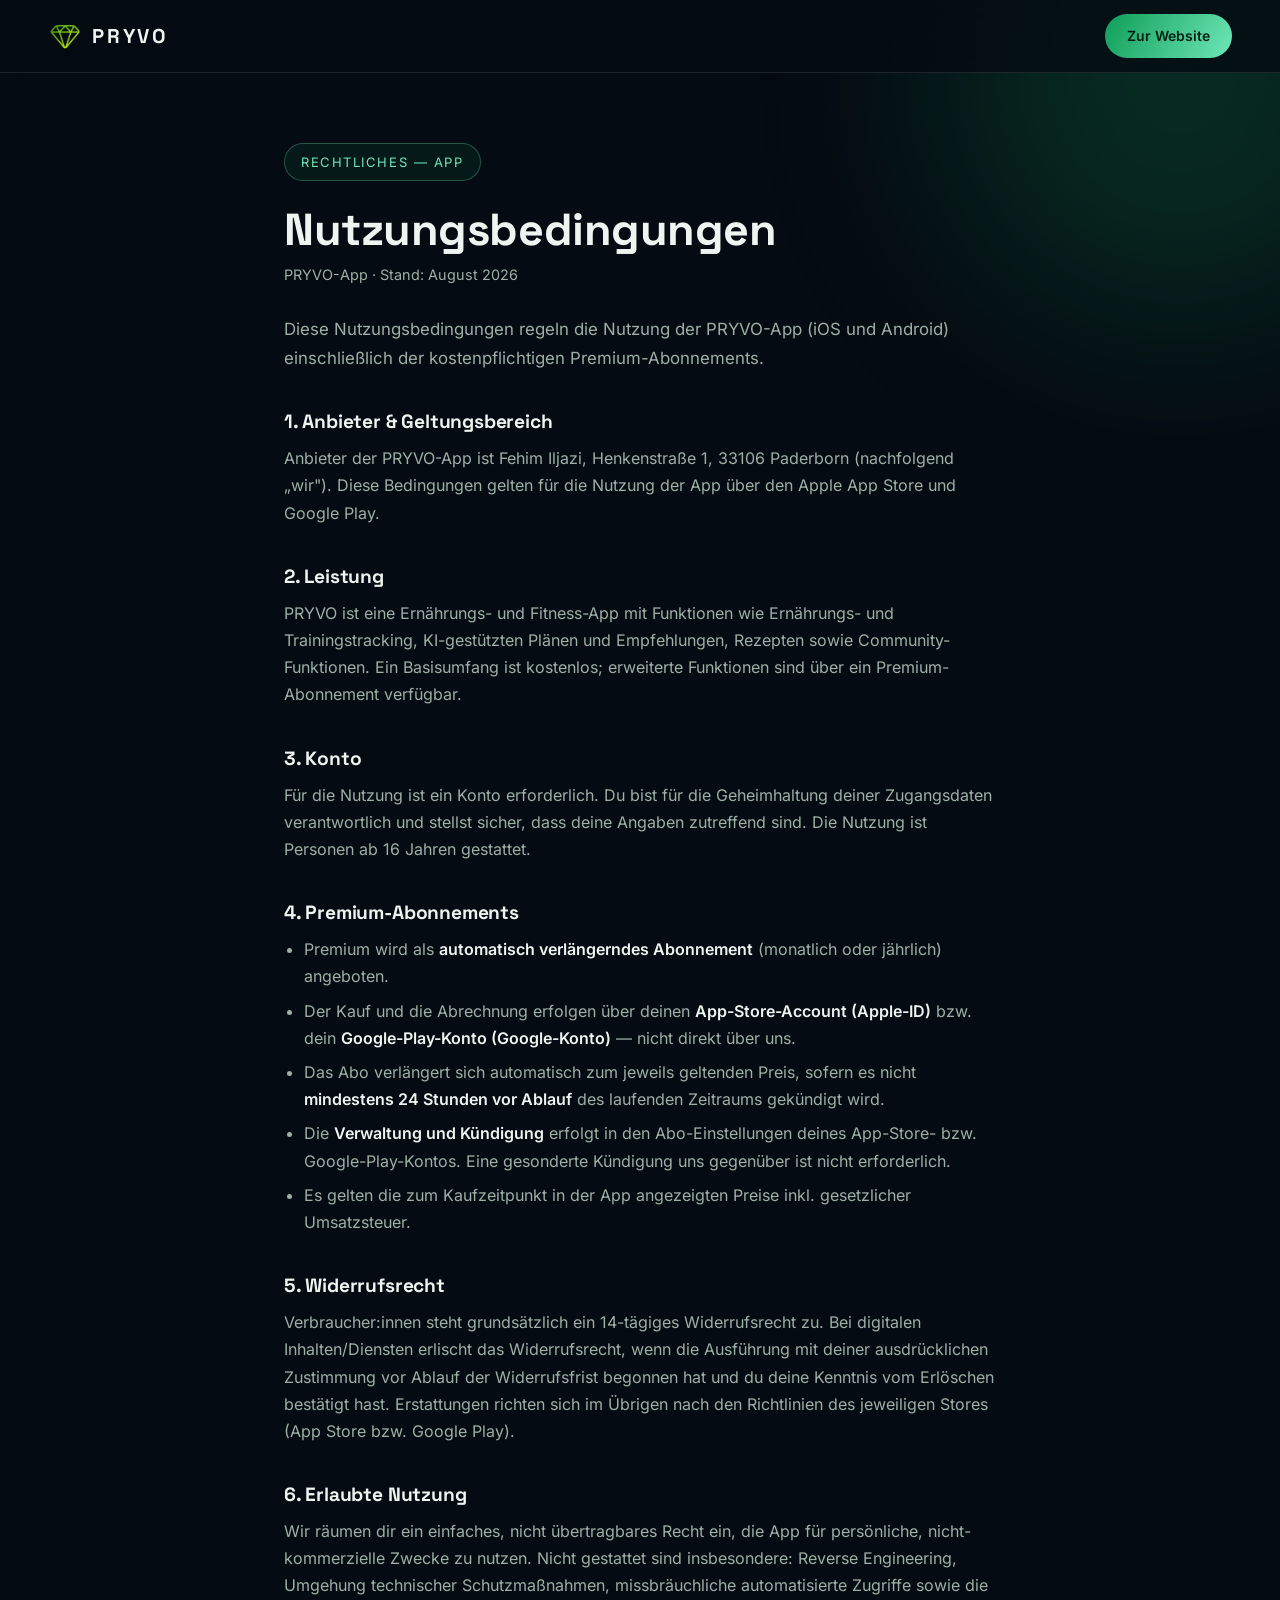
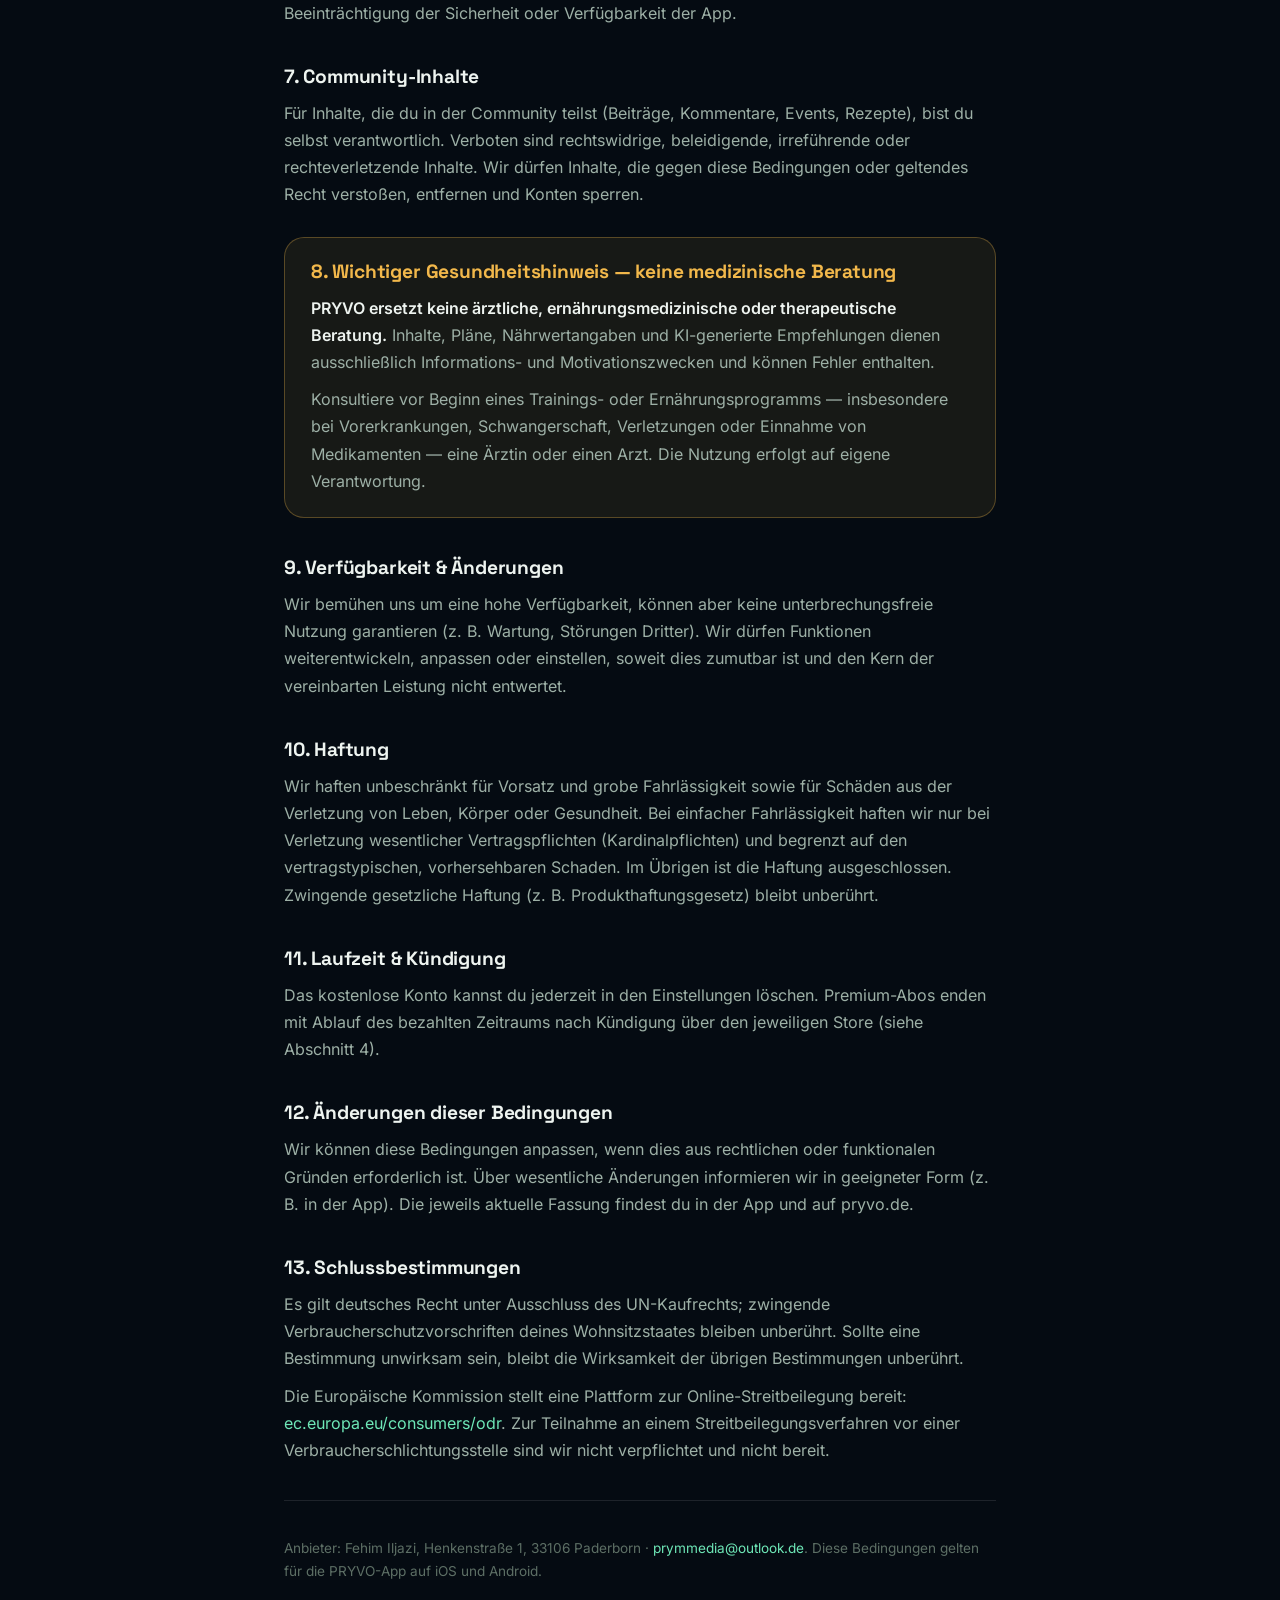
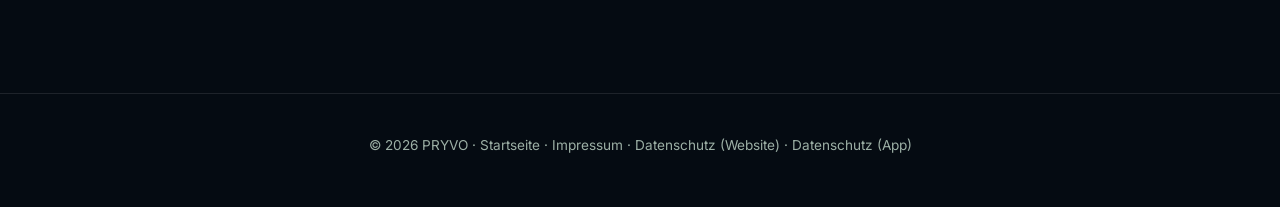
<file: agb.html>
<!DOCTYPE html>
<html lang="de">
<head>
<meta charset="UTF-8">
<meta name="viewport" content="width=device-width, initial-scale=1.0">
<title>Nutzungsbedingungen (AGB) – PRYVO</title>
<meta name="description" content="Nutzungsbedingungen der PRYVO-App für iOS und Android, inklusive Premium-Abonnements.">
<meta name="robots" content="index, follow">
<link rel="canonical" href="https://pryvo.de/agb">
<link rel="icon" type="image/webp" href="assets/img/logo.webp">
<style>
@font-face{font-family:'Space Grotesk';src:url('assets/fonts/space-grotesk-latin-500-normal.woff2') format('woff2');font-weight:500;font-display:swap}
@font-face{font-family:'Space Grotesk';src:url('assets/fonts/space-grotesk-latin-700-normal.woff2') format('woff2');font-weight:700;font-display:swap}
@font-face{font-family:'Inter';src:url('assets/fonts/inter-latin-400-normal.woff2') format('woff2');font-weight:400;font-display:swap}
@font-face{font-family:'Inter';src:url('assets/fonts/inter-latin-500-normal.woff2') format('woff2');font-weight:500;font-display:swap}
@font-face{font-family:'Inter';src:url('assets/fonts/inter-latin-600-normal.woff2') format('woff2');font-weight:600;font-display:swap}
:root{
  --bg:#050b12;--panel:rgba(255,255,255,.04);--panel2:rgba(255,255,255,.07);--border:rgba(255,255,255,.1);
  --text:#eef4f0;--muted:#9db0a6;--green:#0f9d58;--green2:#6ee7b7;--grad:linear-gradient(120deg,#0f9d58,#6ee7b7);
  --warn:#f2b84b;--warnbg:rgba(242,184,75,.08);--warnborder:rgba(242,184,75,.3);
  --font-d:'Space Grotesk',system-ui,sans-serif;--font-b:'Inter',system-ui,sans-serif;
}
*{margin:0;padding:0;box-sizing:border-box}
body{background:var(--bg);color:var(--text);font-family:var(--font-b);line-height:1.7;-webkit-font-smoothing:antialiased}
h1,h2,h3{font-family:var(--font-d);line-height:1.2;letter-spacing:-.01em}
a{color:var(--green2);text-decoration:none}
a:hover{text-decoration:underline}
.orbs{position:fixed;inset:0;z-index:-1;overflow:hidden}
.orb{position:absolute;border-radius:50%;filter:blur(100px);opacity:.22;background:#0f9d58;width:480px;height:480px;top:-160px;right:-140px}
body>nav{position:sticky;top:0;z-index:50;display:flex;align-items:center;justify-content:space-between;padding:14px clamp(16px,4vw,48px);background:rgba(5,11,18,.78);backdrop-filter:blur(16px);border-bottom:1px solid var(--border)}
.nav-logo{display:flex;align-items:center;gap:10px;font-family:var(--font-d);font-weight:700;font-size:20px;letter-spacing:.14em;color:var(--text)}
.nav-logo img{width:34px}
.btn{display:inline-flex;align-items:center;gap:8px;background:var(--grad);color:#052012;font-weight:600;font-size:14px;padding:10px 22px;border-radius:99px;text-decoration:none}
main{max-width:760px;margin:0 auto;padding:70px clamp(16px,5vw,24px) 100px}
.eyebrow{display:inline-flex;font-size:13px;letter-spacing:.12em;text-transform:uppercase;color:var(--green2);border:1px solid rgba(110,231,183,.3);background:rgba(15,157,88,.1);padding:7px 16px;border-radius:99px;margin-bottom:22px}
h1{font-size:clamp(2rem,5vw,2.8rem);margin-bottom:6px}
.stand{color:var(--muted);font-size:.9rem;margin-bottom:28px}
.lead{color:var(--muted);font-size:1.05rem;margin-bottom:8px}
h2{font-size:1.2rem;margin:38px 0 12px}
p{color:var(--muted);margin-bottom:10px}
ul{padding-left:20px;margin-bottom:10px;color:var(--muted)}
li{margin-bottom:7px}
.card{background:var(--panel);border:1px solid var(--border);border-radius:20px;padding:26px 28px;margin:16px 0}
.callout{background:var(--warnbg);border:1px solid var(--warnborder);border-radius:20px;padding:22px 26px;margin:28px 0}
.callout h2{margin-top:0;color:var(--warn)}
.callout strong{color:var(--text)}
hr{border:none;border-top:1px solid var(--border);margin:36px 0}
footer{border-top:1px solid var(--border);padding:40px clamp(16px,5vw,48px);text-align:center;color:#5d6f65;font-size:.85rem}
footer a{color:var(--muted)}
.foot-note{color:#5d6f65;font-size:.85rem;margin-top:30px}
</style>
</head>
<body>
<div class="orbs" aria-hidden="true"><div class="orb"></div></div>
<nav>
  <a class="nav-logo" href="index.html"><img src="assets/img/logo.webp" alt="Pryvo Logo">PRYVO</a>
  <a class="btn" href="index.html">Zur Website</a>
</nav>

<main>
  <div class="eyebrow">Rechtliches — App</div>
  <h1>Nutzungsbedingungen</h1>
  <p class="stand">PRYVO-App · Stand: August 2026</p>

  <p class="lead">Diese Nutzungsbedingungen regeln die Nutzung der PRYVO-App (iOS und Android) einschließlich der kostenpflichtigen Premium-Abonnements.</p>

  <h2>1. Anbieter &amp; Geltungsbereich</h2>
  <p>Anbieter der PRYVO-App ist Fehim Iljazi, Henkenstraße 1, 33106 Paderborn (nachfolgend „wir"). Diese Bedingungen gelten für die Nutzung der App über den Apple App Store und Google Play.</p>

  <h2>2. Leistung</h2>
  <p>PRYVO ist eine Ernährungs- und Fitness-App mit Funktionen wie Ernährungs- und Trainingstracking, KI-gestützten Plänen und Empfehlungen, Rezepten sowie Community-Funktionen. Ein Basisumfang ist kostenlos; erweiterte Funktionen sind über ein Premium-Abonnement verfügbar.</p>

  <h2>3. Konto</h2>
  <p>Für die Nutzung ist ein Konto erforderlich. Du bist für die Geheimhaltung deiner Zugangsdaten verantwortlich und stellst sicher, dass deine Angaben zutreffend sind. Die Nutzung ist Personen ab 16 Jahren gestattet.</p>

  <h2>4. Premium-Abonnements</h2>
  <ul>
    <li>Premium wird als <strong style="color:var(--text)">automatisch verlängerndes Abonnement</strong> (monatlich oder jährlich) angeboten.</li>
    <li>Der Kauf und die Abrechnung erfolgen über deinen <strong style="color:var(--text)">App-Store-Account (Apple-ID)</strong> bzw. dein <strong style="color:var(--text)">Google-Play-Konto (Google-Konto)</strong> — nicht direkt über uns.</li>
    <li>Das Abo verlängert sich automatisch zum jeweils geltenden Preis, sofern es nicht <strong style="color:var(--text)">mindestens 24 Stunden vor Ablauf</strong> des laufenden Zeitraums gekündigt wird.</li>
    <li>Die <strong style="color:var(--text)">Verwaltung und Kündigung</strong> erfolgt in den Abo-Einstellungen deines App-Store- bzw. Google-Play-Kontos. Eine gesonderte Kündigung uns gegenüber ist nicht erforderlich.</li>
    <li>Es gelten die zum Kaufzeitpunkt in der App angezeigten Preise inkl. gesetzlicher Umsatzsteuer.</li>
  </ul>

  <h2>5. Widerrufsrecht</h2>
  <p>Verbraucher:innen steht grundsätzlich ein 14-tägiges Widerrufsrecht zu. Bei digitalen Inhalten/Diensten erlischt das Widerrufsrecht, wenn die Ausführung mit deiner ausdrücklichen Zustimmung vor Ablauf der Widerrufsfrist begonnen hat und du deine Kenntnis vom Erlöschen bestätigt hast. Erstattungen richten sich im Übrigen nach den Richtlinien des jeweiligen Stores (App Store bzw. Google Play).</p>

  <h2>6. Erlaubte Nutzung</h2>
  <p>Wir räumen dir ein einfaches, nicht übertragbares Recht ein, die App für persönliche, nicht-kommerzielle Zwecke zu nutzen. Nicht gestattet sind insbesondere: Reverse Engineering, Umgehung technischer Schutzmaßnahmen, missbräuchliche automatisierte Zugriffe sowie die Beeinträchtigung der Sicherheit oder Verfügbarkeit der App.</p>

  <h2>7. Community-Inhalte</h2>
  <p>Für Inhalte, die du in der Community teilst (Beiträge, Kommentare, Events, Rezepte), bist du selbst verantwortlich. Verboten sind rechtswidrige, beleidigende, irreführende oder rechteverletzende Inhalte. Wir dürfen Inhalte, die gegen diese Bedingungen oder geltendes Recht verstoßen, entfernen und Konten sperren.</p>

  <div class="callout">
    <h2>8. Wichtiger Gesundheitshinweis — keine medizinische Beratung</h2>
    <p><strong>PRYVO ersetzt keine ärztliche, ernährungsmedizinische oder therapeutische Beratung.</strong> Inhalte, Pläne, Nährwertangaben und KI-generierte Empfehlungen dienen ausschließlich Informations- und Motivationszwecken und können Fehler enthalten.</p>
    <p style="margin-bottom:0">Konsultiere vor Beginn eines Trainings- oder Ernährungsprogramms — insbesondere bei Vorerkrankungen, Schwangerschaft, Verletzungen oder Einnahme von Medikamenten — eine Ärztin oder einen Arzt. Die Nutzung erfolgt auf eigene Verantwortung.</p>
  </div>

  <h2>9. Verfügbarkeit &amp; Änderungen</h2>
  <p>Wir bemühen uns um eine hohe Verfügbarkeit, können aber keine unterbrechungsfreie Nutzung garantieren (z. B. Wartung, Störungen Dritter). Wir dürfen Funktionen weiterentwickeln, anpassen oder einstellen, soweit dies zumutbar ist und den Kern der vereinbarten Leistung nicht entwertet.</p>

  <h2>10. Haftung</h2>
  <p>Wir haften unbeschränkt für Vorsatz und grobe Fahrlässigkeit sowie für Schäden aus der Verletzung von Leben, Körper oder Gesundheit. Bei einfacher Fahrlässigkeit haften wir nur bei Verletzung wesentlicher Vertragspflichten (Kardinalpflichten) und begrenzt auf den vertragstypischen, vorhersehbaren Schaden. Im Übrigen ist die Haftung ausgeschlossen. Zwingende gesetzliche Haftung (z. B. Produkthaftungsgesetz) bleibt unberührt.</p>

  <h2>11. Laufzeit &amp; Kündigung</h2>
  <p>Das kostenlose Konto kannst du jederzeit in den Einstellungen löschen. Premium-Abos enden mit Ablauf des bezahlten Zeitraums nach Kündigung über den jeweiligen Store (siehe Abschnitt 4).</p>

  <h2>12. Änderungen dieser Bedingungen</h2>
  <p>Wir können diese Bedingungen anpassen, wenn dies aus rechtlichen oder funktionalen Gründen erforderlich ist. Über wesentliche Änderungen informieren wir in geeigneter Form (z. B. in der App). Die jeweils aktuelle Fassung findest du in der App und auf pryvo.de.</p>

  <h2>13. Schlussbestimmungen</h2>
  <p>Es gilt deutsches Recht unter Ausschluss des UN-Kaufrechts; zwingende Verbraucherschutzvorschriften deines Wohnsitzstaates bleiben unberührt. Sollte eine Bestimmung unwirksam sein, bleibt die Wirksamkeit der übrigen Bestimmungen unberührt.</p>
  <p>Die Europäische Kommission stellt eine Plattform zur Online-Streitbeilegung bereit: <a href="https://ec.europa.eu/consumers/odr/" target="_blank" rel="noopener">ec.europa.eu/consumers/odr</a>. Zur Teilnahme an einem Streitbeilegungsverfahren vor einer Verbraucherschlichtungsstelle sind wir nicht verpflichtet und nicht bereit.</p>

  <hr>
  <p class="foot-note">Anbieter: Fehim Iljazi, Henkenstraße 1, 33106 Paderborn · <a href="mailto:prymmedia@outlook.de">prymmedia@outlook.de</a>. Diese Bedingungen gelten für die PRYVO-App auf iOS und Android.</p>
</main>

<footer>
  <p>© 2026 PRYVO · <a href="index.html">Startseite</a> · <a href="/impressum">Impressum</a> · <a href="/datenschutz">Datenschutz (Website)</a> · <a href="/app-datenschutz">Datenschutz (App)</a></p>
</footer>
</body>
</html>
</file>
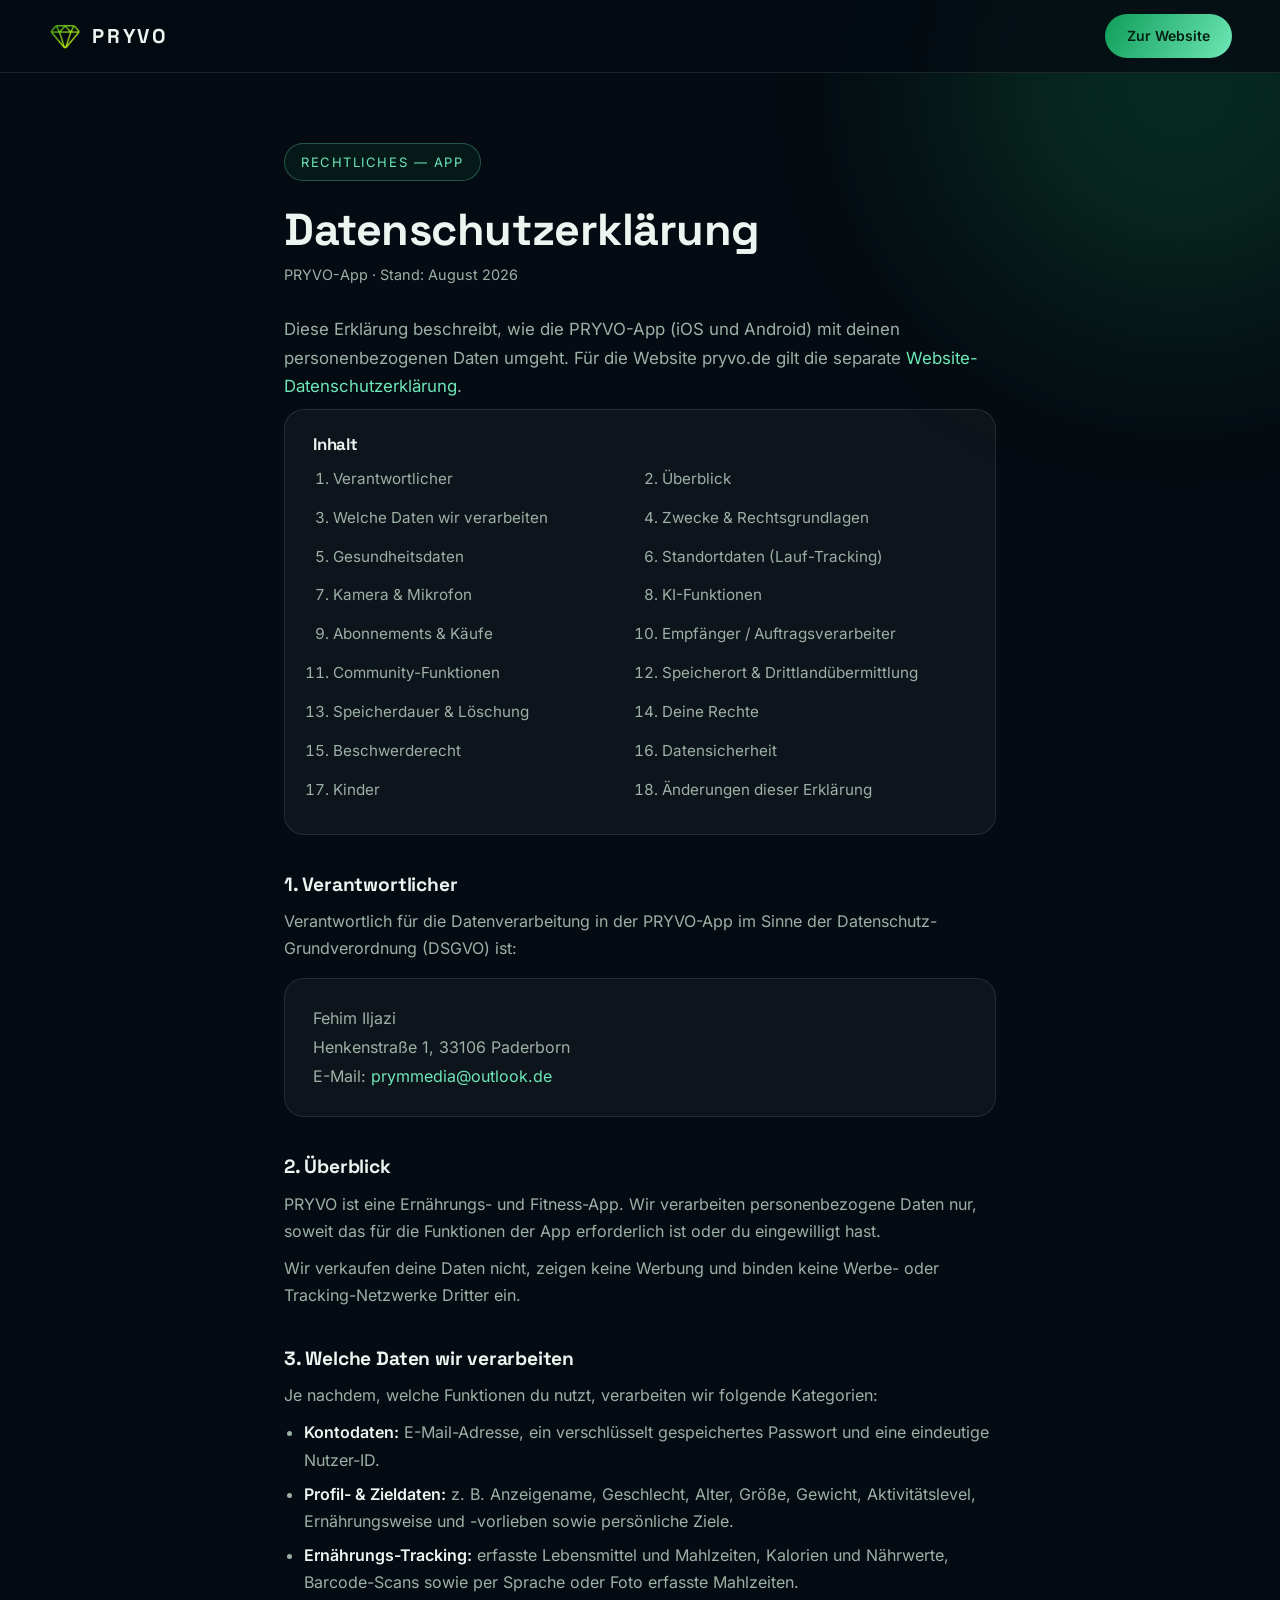
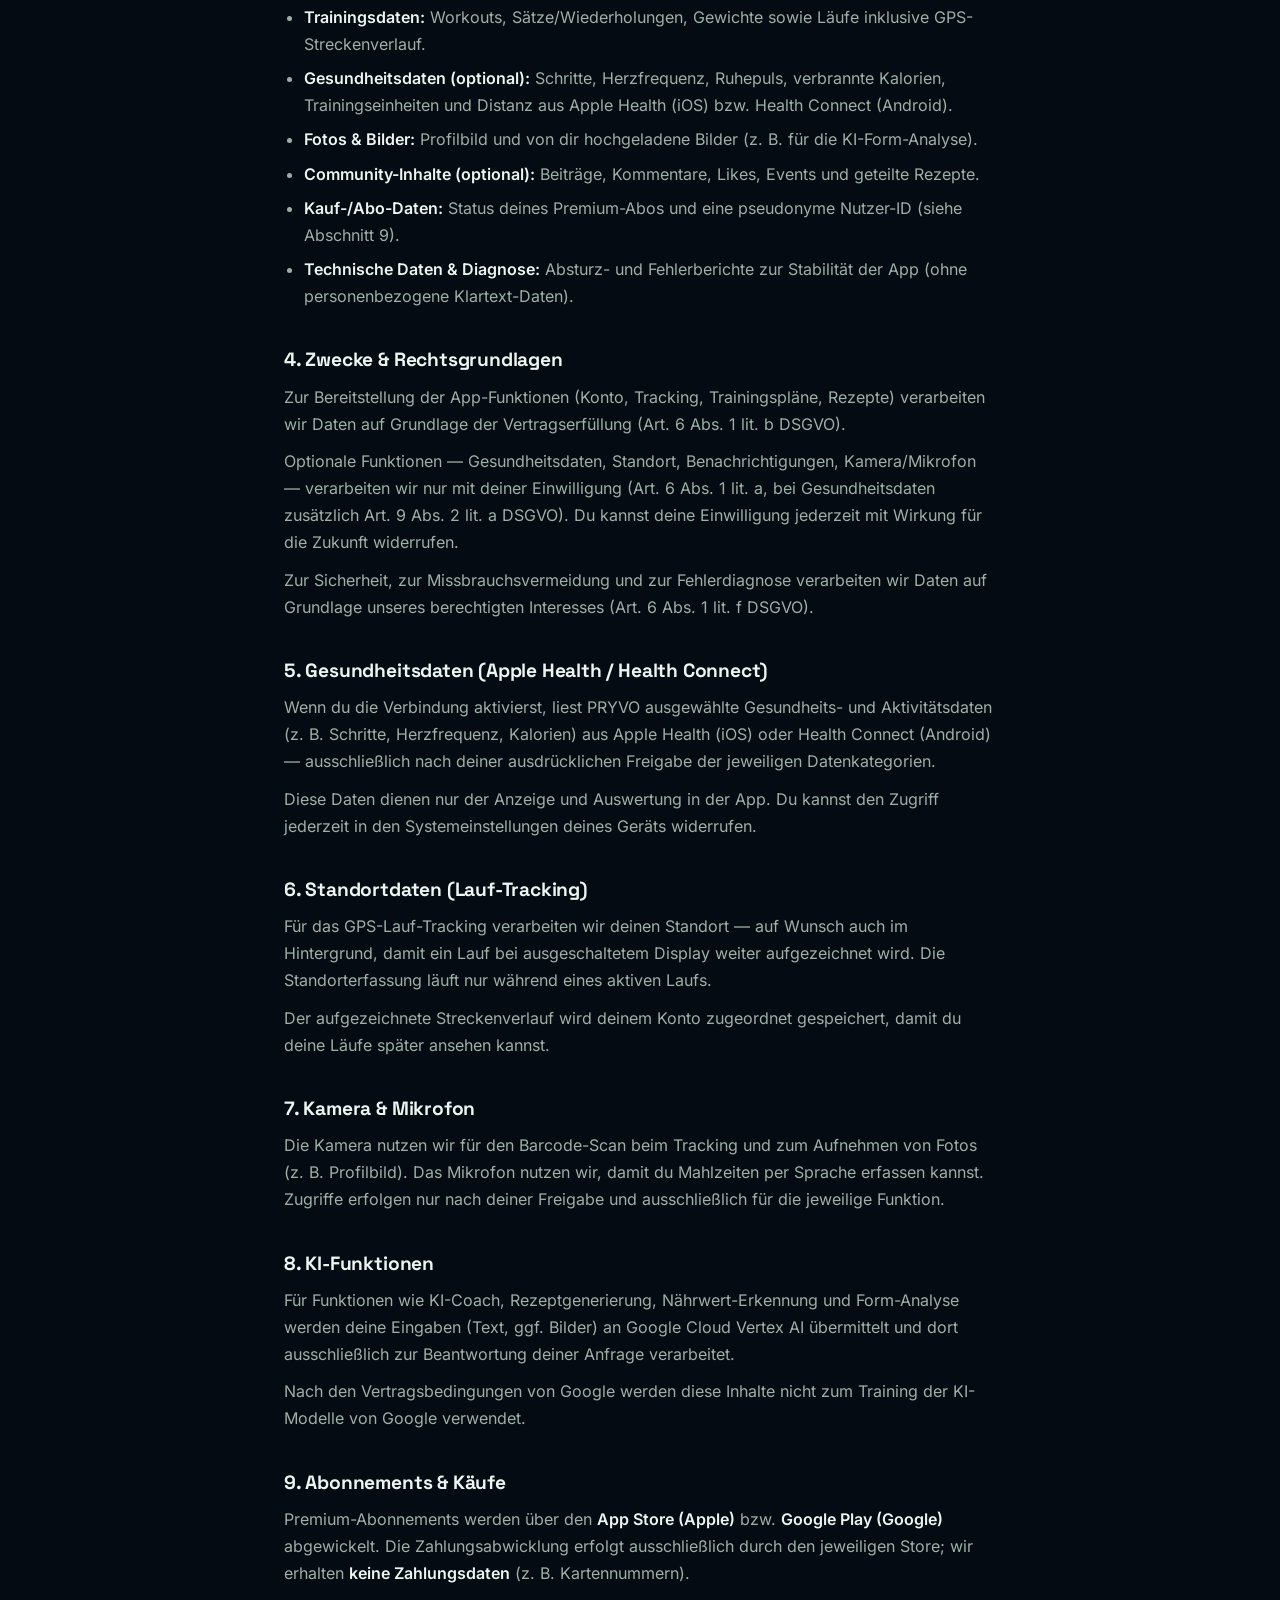
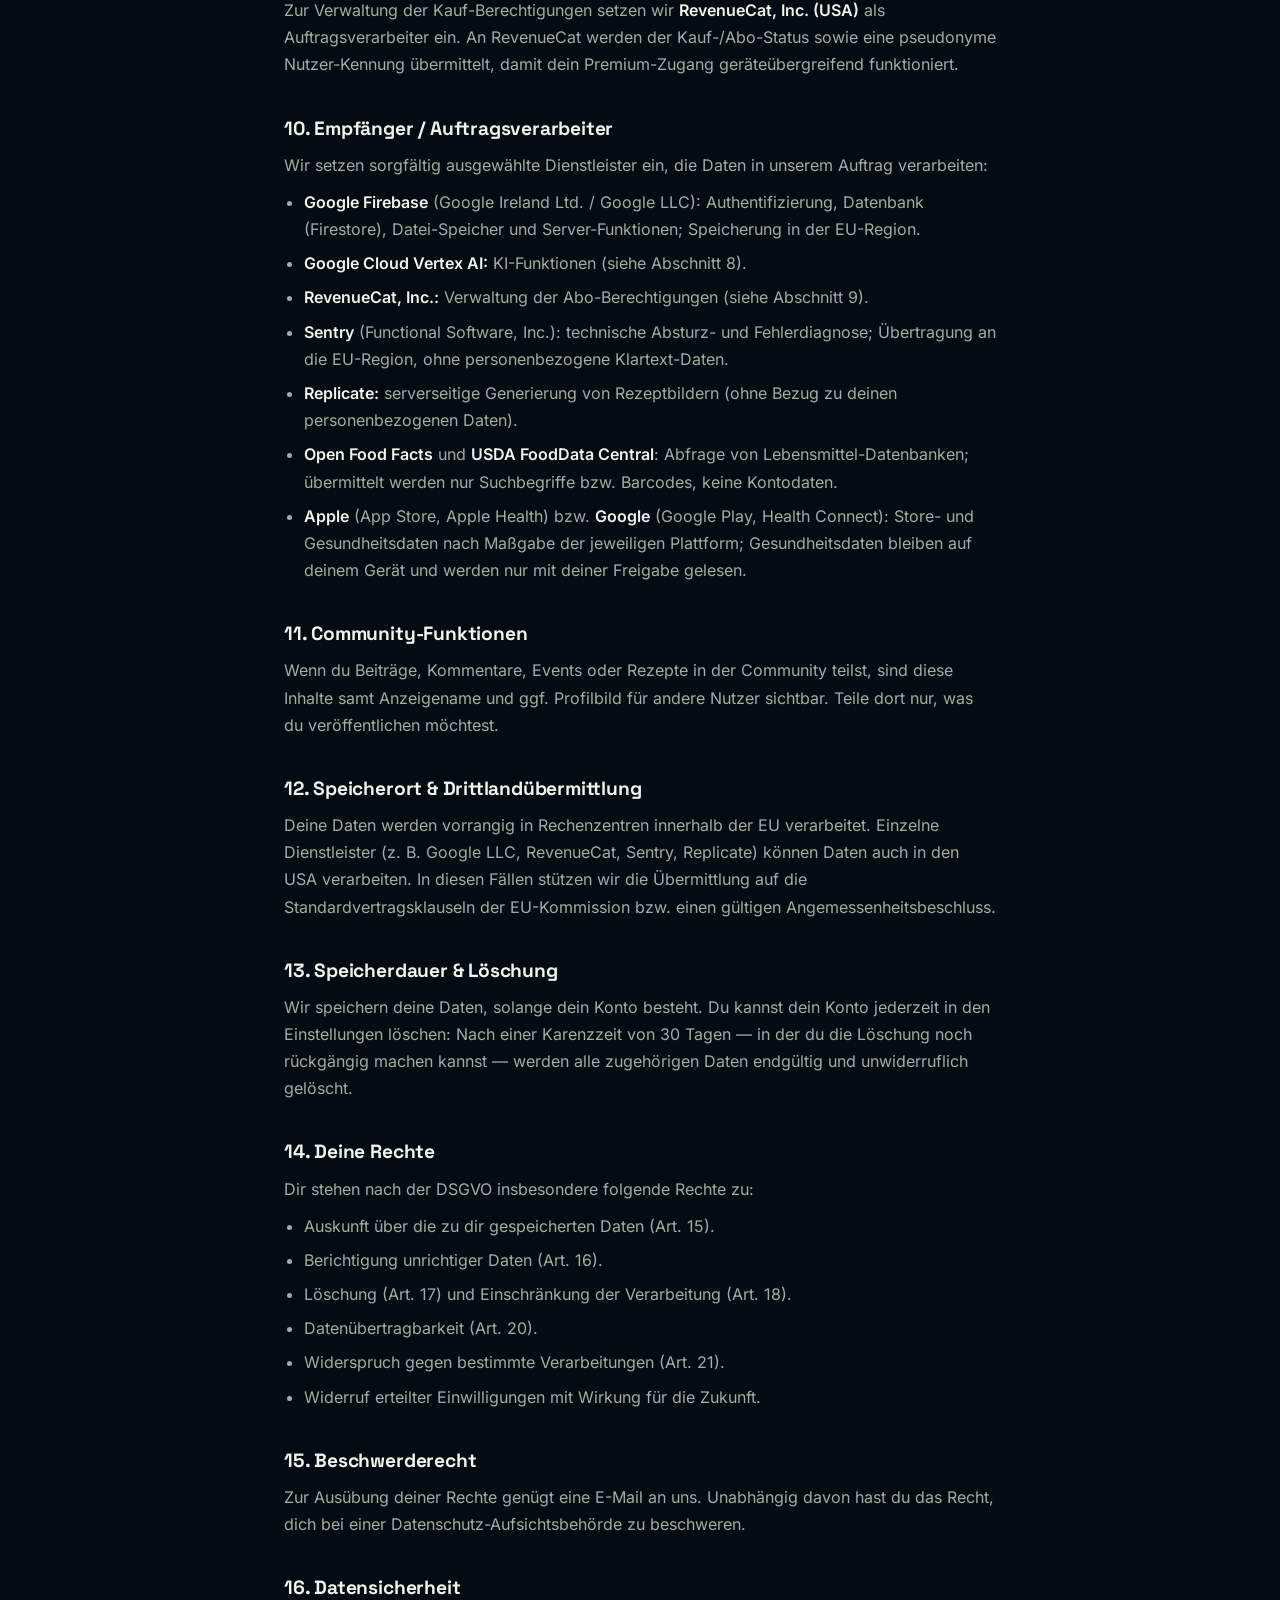
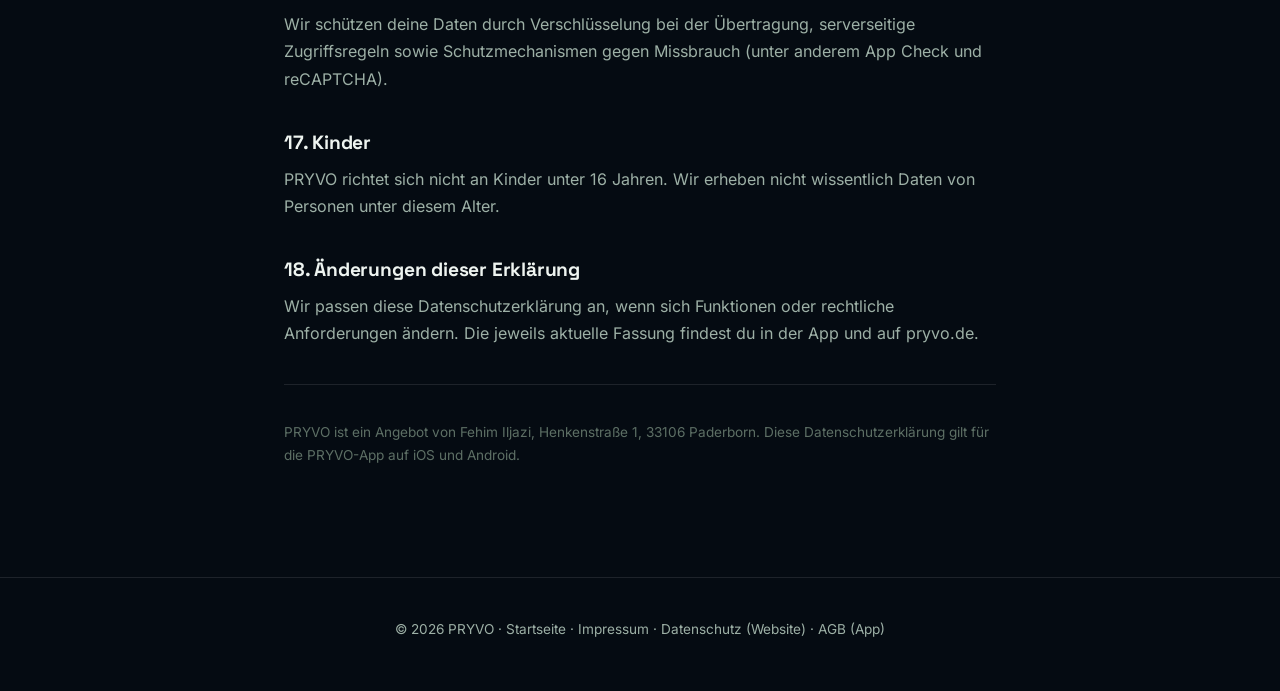
<file: app-datenschutz.html>
<!DOCTYPE html>
<html lang="de">
<head>
<meta charset="UTF-8">
<meta name="viewport" content="width=device-width, initial-scale=1.0">
<title>Datenschutzerklärung (App) – PRYVO</title>
<meta name="description" content="Datenschutzerklärung der PRYVO-App für iOS und Android gemäß DSGVO.">
<meta name="robots" content="index, follow">
<link rel="canonical" href="https://pryvo.de/app-datenschutz">
<link rel="icon" type="image/webp" href="assets/img/logo.webp">
<style>
@font-face{font-family:'Space Grotesk';src:url('assets/fonts/space-grotesk-latin-500-normal.woff2') format('woff2');font-weight:500;font-display:swap}
@font-face{font-family:'Space Grotesk';src:url('assets/fonts/space-grotesk-latin-700-normal.woff2') format('woff2');font-weight:700;font-display:swap}
@font-face{font-family:'Inter';src:url('assets/fonts/inter-latin-400-normal.woff2') format('woff2');font-weight:400;font-display:swap}
@font-face{font-family:'Inter';src:url('assets/fonts/inter-latin-500-normal.woff2') format('woff2');font-weight:500;font-display:swap}
@font-face{font-family:'Inter';src:url('assets/fonts/inter-latin-600-normal.woff2') format('woff2');font-weight:600;font-display:swap}
:root{
  --bg:#050b12;--panel:rgba(255,255,255,.04);--panel2:rgba(255,255,255,.07);--border:rgba(255,255,255,.1);
  --text:#eef4f0;--muted:#9db0a6;--green:#0f9d58;--green2:#6ee7b7;--grad:linear-gradient(120deg,#0f9d58,#6ee7b7);
  --font-d:'Space Grotesk',system-ui,sans-serif;--font-b:'Inter',system-ui,sans-serif;
}
*{margin:0;padding:0;box-sizing:border-box}
body{background:var(--bg);color:var(--text);font-family:var(--font-b);line-height:1.7;-webkit-font-smoothing:antialiased}
h1,h2,h3{font-family:var(--font-d);line-height:1.2;letter-spacing:-.01em}
a{color:var(--green2);text-decoration:none}
a:hover{text-decoration:underline}
.orbs{position:fixed;inset:0;z-index:-1;overflow:hidden}
.orb{position:absolute;border-radius:50%;filter:blur(100px);opacity:.22;background:#0f9d58;width:480px;height:480px;top:-160px;right:-140px}
body>nav{position:sticky;top:0;z-index:50;display:flex;align-items:center;justify-content:space-between;padding:14px clamp(16px,4vw,48px);background:rgba(5,11,18,.78);backdrop-filter:blur(16px);border-bottom:1px solid var(--border)}
.nav-logo{display:flex;align-items:center;gap:10px;font-family:var(--font-d);font-weight:700;font-size:20px;letter-spacing:.14em;color:var(--text)}
.nav-logo img{width:34px}
.btn{display:inline-flex;align-items:center;gap:8px;background:var(--grad);color:#052012;font-weight:600;font-size:14px;padding:10px 22px;border-radius:99px;text-decoration:none}
main{max-width:760px;margin:0 auto;padding:70px clamp(16px,5vw,24px) 100px}
.eyebrow{display:inline-flex;font-size:13px;letter-spacing:.12em;text-transform:uppercase;color:var(--green2);border:1px solid rgba(110,231,183,.3);background:rgba(15,157,88,.1);padding:7px 16px;border-radius:99px;margin-bottom:22px}
h1{font-size:clamp(2rem,5vw,2.8rem);margin-bottom:6px}
.stand{color:var(--muted);font-size:.9rem;margin-bottom:28px}
.lead{color:var(--muted);font-size:1.05rem;margin-bottom:8px}
h2{font-size:1.2rem;margin:38px 0 12px}
p{color:var(--muted);margin-bottom:10px}
ul{padding-left:20px;margin-bottom:10px;color:var(--muted)}
li{margin-bottom:7px}
.card{background:var(--panel);border:1px solid var(--border);border-radius:20px;padding:26px 28px;margin:16px 0}
.toc{background:var(--panel);border:1px solid var(--border);border-radius:20px;padding:24px 28px;margin-bottom:20px}
.toc h2{margin-top:0;font-size:1.05rem}
.toc ol{padding-left:20px;color:var(--muted);font-size:.95rem;display:grid;grid-template-columns:1fr 1fr;gap:6px 24px}
hr{border:none;border-top:1px solid var(--border);margin:36px 0}
footer{border-top:1px solid var(--border);padding:40px clamp(16px,5vw,48px);text-align:center;color:#5d6f65;font-size:.85rem}
footer a{color:var(--muted)}
.foot-note{color:#5d6f65;font-size:.85rem;margin-top:30px}
@media (max-width:560px){.toc ol{grid-template-columns:1fr}}
</style>
</head>
<body>
<div class="orbs" aria-hidden="true"><div class="orb"></div></div>
<nav>
  <a class="nav-logo" href="index.html"><img src="assets/img/logo.webp" alt="Pryvo Logo">PRYVO</a>
  <a class="btn" href="index.html">Zur Website</a>
</nav>

<main>
  <div class="eyebrow">Rechtliches — App</div>
  <h1>Datenschutzerklärung</h1>
  <p class="stand">PRYVO-App · Stand: August 2026</p>

  <p class="lead">Diese Erklärung beschreibt, wie die PRYVO-App (iOS und Android) mit deinen personenbezogenen Daten umgeht. Für die Website pryvo.de gilt die separate <a href="/datenschutz">Website-Datenschutzerklärung</a>.</p>

  <nav class="toc" aria-label="Inhaltsverzeichnis">
    <h2>Inhalt</h2>
    <ol>
      <li>Verantwortlicher</li>
      <li>Überblick</li>
      <li>Welche Daten wir verarbeiten</li>
      <li>Zwecke &amp; Rechtsgrundlagen</li>
      <li>Gesundheitsdaten</li>
      <li>Standortdaten (Lauf-Tracking)</li>
      <li>Kamera &amp; Mikrofon</li>
      <li>KI-Funktionen</li>
      <li>Abonnements &amp; Käufe</li>
      <li>Empfänger / Auftragsverarbeiter</li>
      <li>Community-Funktionen</li>
      <li>Speicherort &amp; Drittlandübermittlung</li>
      <li>Speicherdauer &amp; Löschung</li>
      <li>Deine Rechte</li>
      <li>Beschwerderecht</li>
      <li>Datensicherheit</li>
      <li>Kinder</li>
      <li>Änderungen dieser Erklärung</li>
    </ol>
  </nav>

  <h2 id="verantwortlicher">1. Verantwortlicher</h2>
  <p>Verantwortlich für die Datenverarbeitung in der PRYVO-App im Sinne der Datenschutz-Grundverordnung (DSGVO) ist:</p>
  <div class="card">
    <p style="margin-bottom:2px">Fehim Iljazi</p>
    <p style="margin-bottom:2px">Henkenstraße 1, 33106 Paderborn</p>
    <p style="margin-bottom:0">E-Mail: <a href="mailto:prymmedia@outlook.de">prymmedia@outlook.de</a></p>
  </div>

  <h2 id="ueberblick">2. Überblick</h2>
  <p>PRYVO ist eine Ernährungs- und Fitness-App. Wir verarbeiten personenbezogene Daten nur, soweit das für die Funktionen der App erforderlich ist oder du eingewilligt hast.</p>
  <p>Wir verkaufen deine Daten nicht, zeigen keine Werbung und binden keine Werbe- oder Tracking-Netzwerke Dritter ein.</p>

  <h2 id="daten">3. Welche Daten wir verarbeiten</h2>
  <p>Je nachdem, welche Funktionen du nutzt, verarbeiten wir folgende Kategorien:</p>
  <ul>
    <li><strong style="color:var(--text)">Kontodaten:</strong> E-Mail-Adresse, ein verschlüsselt gespeichertes Passwort und eine eindeutige Nutzer-ID.</li>
    <li><strong style="color:var(--text)">Profil- &amp; Zieldaten:</strong> z. B. Anzeigename, Geschlecht, Alter, Größe, Gewicht, Aktivitätslevel, Ernährungsweise und -vorlieben sowie persönliche Ziele.</li>
    <li><strong style="color:var(--text)">Ernährungs-Tracking:</strong> erfasste Lebensmittel und Mahlzeiten, Kalorien und Nährwerte, Barcode-Scans sowie per Sprache oder Foto erfasste Mahlzeiten.</li>
    <li><strong style="color:var(--text)">Trainingsdaten:</strong> Workouts, Sätze/Wiederholungen, Gewichte sowie Läufe inklusive GPS-Streckenverlauf.</li>
    <li><strong style="color:var(--text)">Gesundheitsdaten (optional):</strong> Schritte, Herzfrequenz, Ruhepuls, verbrannte Kalorien, Trainingseinheiten und Distanz aus Apple Health (iOS) bzw. Health Connect (Android).</li>
    <li><strong style="color:var(--text)">Fotos &amp; Bilder:</strong> Profilbild und von dir hochgeladene Bilder (z. B. für die KI-Form-Analyse).</li>
    <li><strong style="color:var(--text)">Community-Inhalte (optional):</strong> Beiträge, Kommentare, Likes, Events und geteilte Rezepte.</li>
    <li><strong style="color:var(--text)">Kauf-/Abo-Daten:</strong> Status deines Premium-Abos und eine pseudonyme Nutzer-ID (siehe Abschnitt 9).</li>
    <li><strong style="color:var(--text)">Technische Daten &amp; Diagnose:</strong> Absturz- und Fehlerberichte zur Stabilität der App (ohne personenbezogene Klartext-Daten).</li>
  </ul>

  <h2 id="zwecke">4. Zwecke &amp; Rechtsgrundlagen</h2>
  <p>Zur Bereitstellung der App-Funktionen (Konto, Tracking, Trainingspläne, Rezepte) verarbeiten wir Daten auf Grundlage der Vertragserfüllung (Art. 6 Abs. 1 lit. b DSGVO).</p>
  <p>Optionale Funktionen — Gesundheitsdaten, Standort, Benachrichtigungen, Kamera/Mikrofon — verarbeiten wir nur mit deiner Einwilligung (Art. 6 Abs. 1 lit. a, bei Gesundheitsdaten zusätzlich Art. 9 Abs. 2 lit. a DSGVO). Du kannst deine Einwilligung jederzeit mit Wirkung für die Zukunft widerrufen.</p>
  <p>Zur Sicherheit, zur Missbrauchsvermeidung und zur Fehlerdiagnose verarbeiten wir Daten auf Grundlage unseres berechtigten Interesses (Art. 6 Abs. 1 lit. f DSGVO).</p>

  <h2 id="gesundheit">5. Gesundheitsdaten (Apple Health / Health Connect)</h2>
  <p>Wenn du die Verbindung aktivierst, liest PRYVO ausgewählte Gesundheits- und Aktivitätsdaten (z. B. Schritte, Herzfrequenz, Kalorien) aus Apple Health (iOS) oder Health Connect (Android) — ausschließlich nach deiner ausdrücklichen Freigabe der jeweiligen Datenkategorien.</p>
  <p>Diese Daten dienen nur der Anzeige und Auswertung in der App. Du kannst den Zugriff jederzeit in den Systemeinstellungen deines Geräts widerrufen.</p>

  <h2 id="standort">6. Standortdaten (Lauf-Tracking)</h2>
  <p>Für das GPS-Lauf-Tracking verarbeiten wir deinen Standort — auf Wunsch auch im Hintergrund, damit ein Lauf bei ausgeschaltetem Display weiter aufgezeichnet wird. Die Standorterfassung läuft nur während eines aktiven Laufs.</p>
  <p>Der aufgezeichnete Streckenverlauf wird deinem Konto zugeordnet gespeichert, damit du deine Läufe später ansehen kannst.</p>

  <h2 id="kamera">7. Kamera &amp; Mikrofon</h2>
  <p>Die Kamera nutzen wir für den Barcode-Scan beim Tracking und zum Aufnehmen von Fotos (z. B. Profilbild). Das Mikrofon nutzen wir, damit du Mahlzeiten per Sprache erfassen kannst. Zugriffe erfolgen nur nach deiner Freigabe und ausschließlich für die jeweilige Funktion.</p>

  <h2 id="ki">8. KI-Funktionen</h2>
  <p>Für Funktionen wie KI-Coach, Rezeptgenerierung, Nährwert-Erkennung und Form-Analyse werden deine Eingaben (Text, ggf. Bilder) an Google Cloud Vertex AI übermittelt und dort ausschließlich zur Beantwortung deiner Anfrage verarbeitet.</p>
  <p>Nach den Vertragsbedingungen von Google werden diese Inhalte nicht zum Training der KI-Modelle von Google verwendet.</p>

  <h2 id="abos">9. Abonnements &amp; Käufe</h2>
  <p>Premium-Abonnements werden über den <strong style="color:var(--text)">App Store (Apple)</strong> bzw. <strong style="color:var(--text)">Google Play (Google)</strong> abgewickelt. Die Zahlungsabwicklung erfolgt ausschließlich durch den jeweiligen Store; wir erhalten <strong style="color:var(--text)">keine Zahlungsdaten</strong> (z. B. Kartennummern).</p>
  <p>Zur Verwaltung der Kauf-Berechtigungen setzen wir <strong style="color:var(--text)">RevenueCat, Inc. (USA)</strong> als Auftragsverarbeiter ein. An RevenueCat werden der Kauf-/Abo-Status sowie eine pseudonyme Nutzer-Kennung übermittelt, damit dein Premium-Zugang geräteübergreifend funktioniert.</p>

  <h2 id="empfaenger">10. Empfänger / Auftragsverarbeiter</h2>
  <p>Wir setzen sorgfältig ausgewählte Dienstleister ein, die Daten in unserem Auftrag verarbeiten:</p>
  <ul>
    <li><strong style="color:var(--text)">Google Firebase</strong> (Google Ireland Ltd. / Google LLC): Authentifizierung, Datenbank (Firestore), Datei-Speicher und Server-Funktionen; Speicherung in der EU-Region.</li>
    <li><strong style="color:var(--text)">Google Cloud Vertex AI:</strong> KI-Funktionen (siehe Abschnitt 8).</li>
    <li><strong style="color:var(--text)">RevenueCat, Inc.:</strong> Verwaltung der Abo-Berechtigungen (siehe Abschnitt 9).</li>
    <li><strong style="color:var(--text)">Sentry</strong> (Functional Software, Inc.): technische Absturz- und Fehlerdiagnose; Übertragung an die EU-Region, ohne personenbezogene Klartext-Daten.</li>
    <li><strong style="color:var(--text)">Replicate:</strong> serverseitige Generierung von Rezeptbildern (ohne Bezug zu deinen personenbezogenen Daten).</li>
    <li><strong style="color:var(--text)">Open Food Facts</strong> und <strong style="color:var(--text)">USDA FoodData Central</strong>: Abfrage von Lebensmittel-Datenbanken; übermittelt werden nur Suchbegriffe bzw. Barcodes, keine Kontodaten.</li>
    <li><strong style="color:var(--text)">Apple</strong> (App Store, Apple Health) bzw. <strong style="color:var(--text)">Google</strong> (Google Play, Health Connect): Store- und Gesundheitsdaten nach Maßgabe der jeweiligen Plattform; Gesundheitsdaten bleiben auf deinem Gerät und werden nur mit deiner Freigabe gelesen.</li>
  </ul>

  <h2 id="community">11. Community-Funktionen</h2>
  <p>Wenn du Beiträge, Kommentare, Events oder Rezepte in der Community teilst, sind diese Inhalte samt Anzeigename und ggf. Profilbild für andere Nutzer sichtbar. Teile dort nur, was du veröffentlichen möchtest.</p>

  <h2 id="drittland">12. Speicherort &amp; Drittlandübermittlung</h2>
  <p>Deine Daten werden vorrangig in Rechenzentren innerhalb der EU verarbeitet. Einzelne Dienstleister (z. B. Google LLC, RevenueCat, Sentry, Replicate) können Daten auch in den USA verarbeiten. In diesen Fällen stützen wir die Übermittlung auf die Standardvertragsklauseln der EU-Kommission bzw. einen gültigen Angemessenheitsbeschluss.</p>

  <h2 id="speicherdauer">13. Speicherdauer &amp; Löschung</h2>
  <p>Wir speichern deine Daten, solange dein Konto besteht. Du kannst dein Konto jederzeit in den Einstellungen löschen: Nach einer Karenzzeit von 30 Tagen — in der du die Löschung noch rückgängig machen kannst — werden alle zugehörigen Daten endgültig und unwiderruflich gelöscht.</p>

  <h2 id="rechte">14. Deine Rechte</h2>
  <p>Dir stehen nach der DSGVO insbesondere folgende Rechte zu:</p>
  <ul>
    <li>Auskunft über die zu dir gespeicherten Daten (Art. 15).</li>
    <li>Berichtigung unrichtiger Daten (Art. 16).</li>
    <li>Löschung (Art. 17) und Einschränkung der Verarbeitung (Art. 18).</li>
    <li>Datenübertragbarkeit (Art. 20).</li>
    <li>Widerspruch gegen bestimmte Verarbeitungen (Art. 21).</li>
    <li>Widerruf erteilter Einwilligungen mit Wirkung für die Zukunft.</li>
  </ul>

  <h2 id="beschwerde">15. Beschwerderecht</h2>
  <p>Zur Ausübung deiner Rechte genügt eine E-Mail an uns. Unabhängig davon hast du das Recht, dich bei einer Datenschutz-Aufsichtsbehörde zu beschweren.</p>

  <h2 id="sicherheit">16. Datensicherheit</h2>
  <p>Wir schützen deine Daten durch Verschlüsselung bei der Übertragung, serverseitige Zugriffsregeln sowie Schutzmechanismen gegen Missbrauch (unter anderem App Check und reCAPTCHA).</p>

  <h2 id="kinder">17. Kinder</h2>
  <p>PRYVO richtet sich nicht an Kinder unter 16 Jahren. Wir erheben nicht wissentlich Daten von Personen unter diesem Alter.</p>

  <h2 id="aenderung">18. Änderungen dieser Erklärung</h2>
  <p>Wir passen diese Datenschutzerklärung an, wenn sich Funktionen oder rechtliche Anforderungen ändern. Die jeweils aktuelle Fassung findest du in der App und auf pryvo.de.</p>

  <hr>
  <p class="foot-note">PRYVO ist ein Angebot von Fehim Iljazi, Henkenstraße 1, 33106 Paderborn. Diese Datenschutzerklärung gilt für die PRYVO-App auf iOS und Android.</p>
</main>

<footer>
  <p>© 2026 PRYVO · <a href="index.html">Startseite</a> · <a href="/impressum">Impressum</a> · <a href="/datenschutz">Datenschutz (Website)</a> · <a href="/agb">AGB (App)</a></p>
</footer>
</body>
</html>
</file>
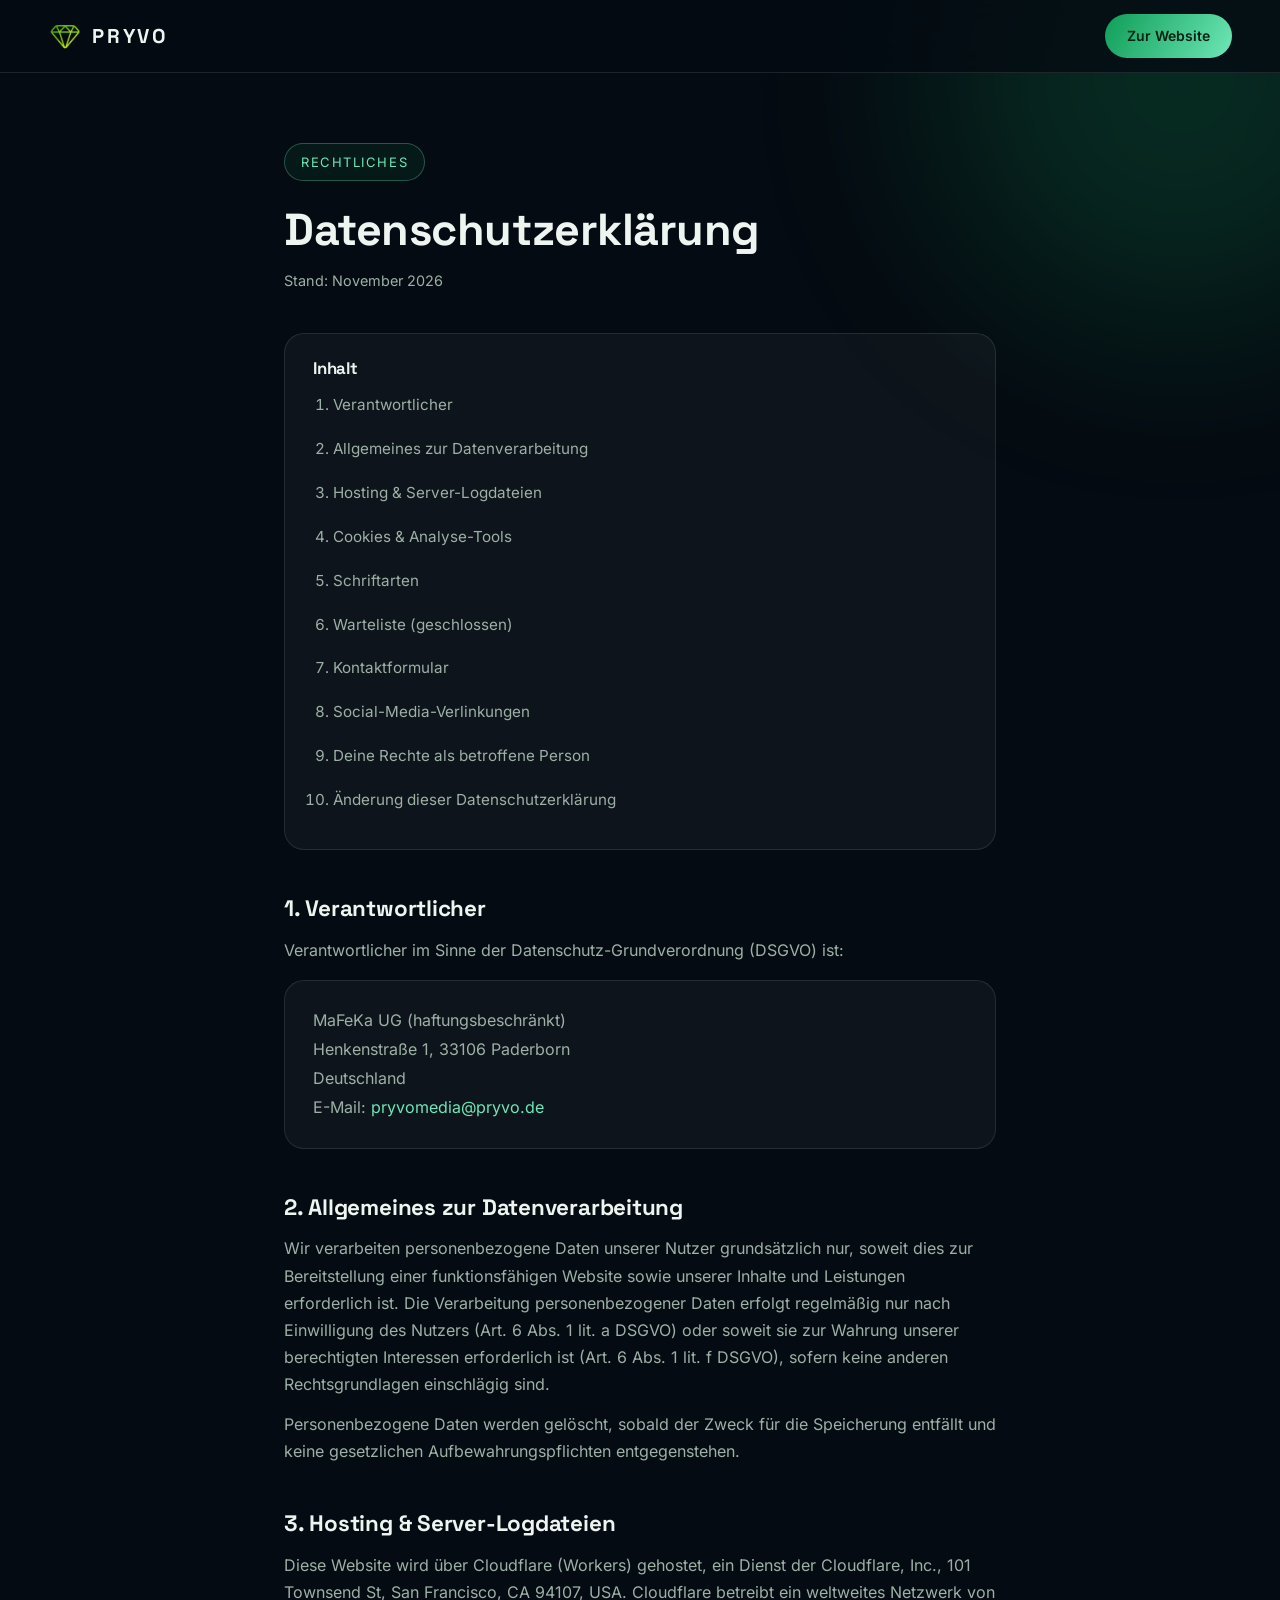
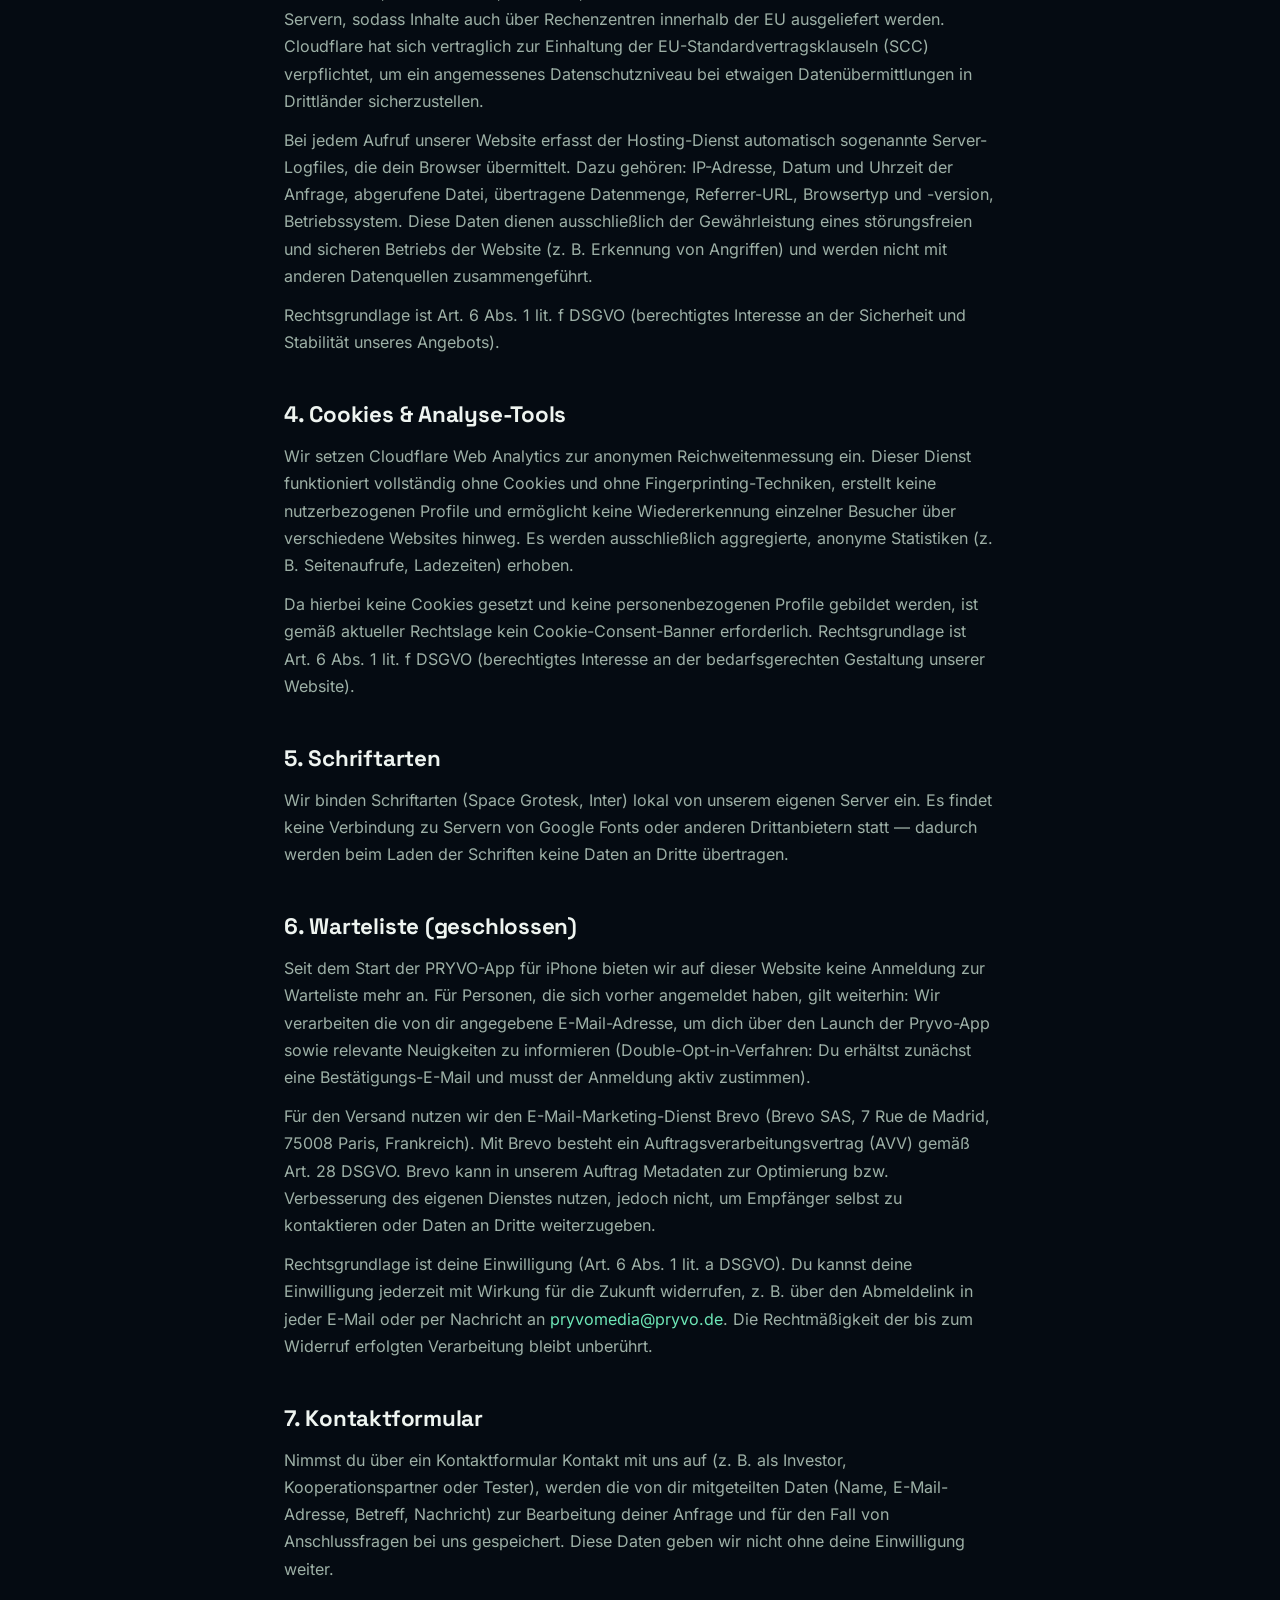
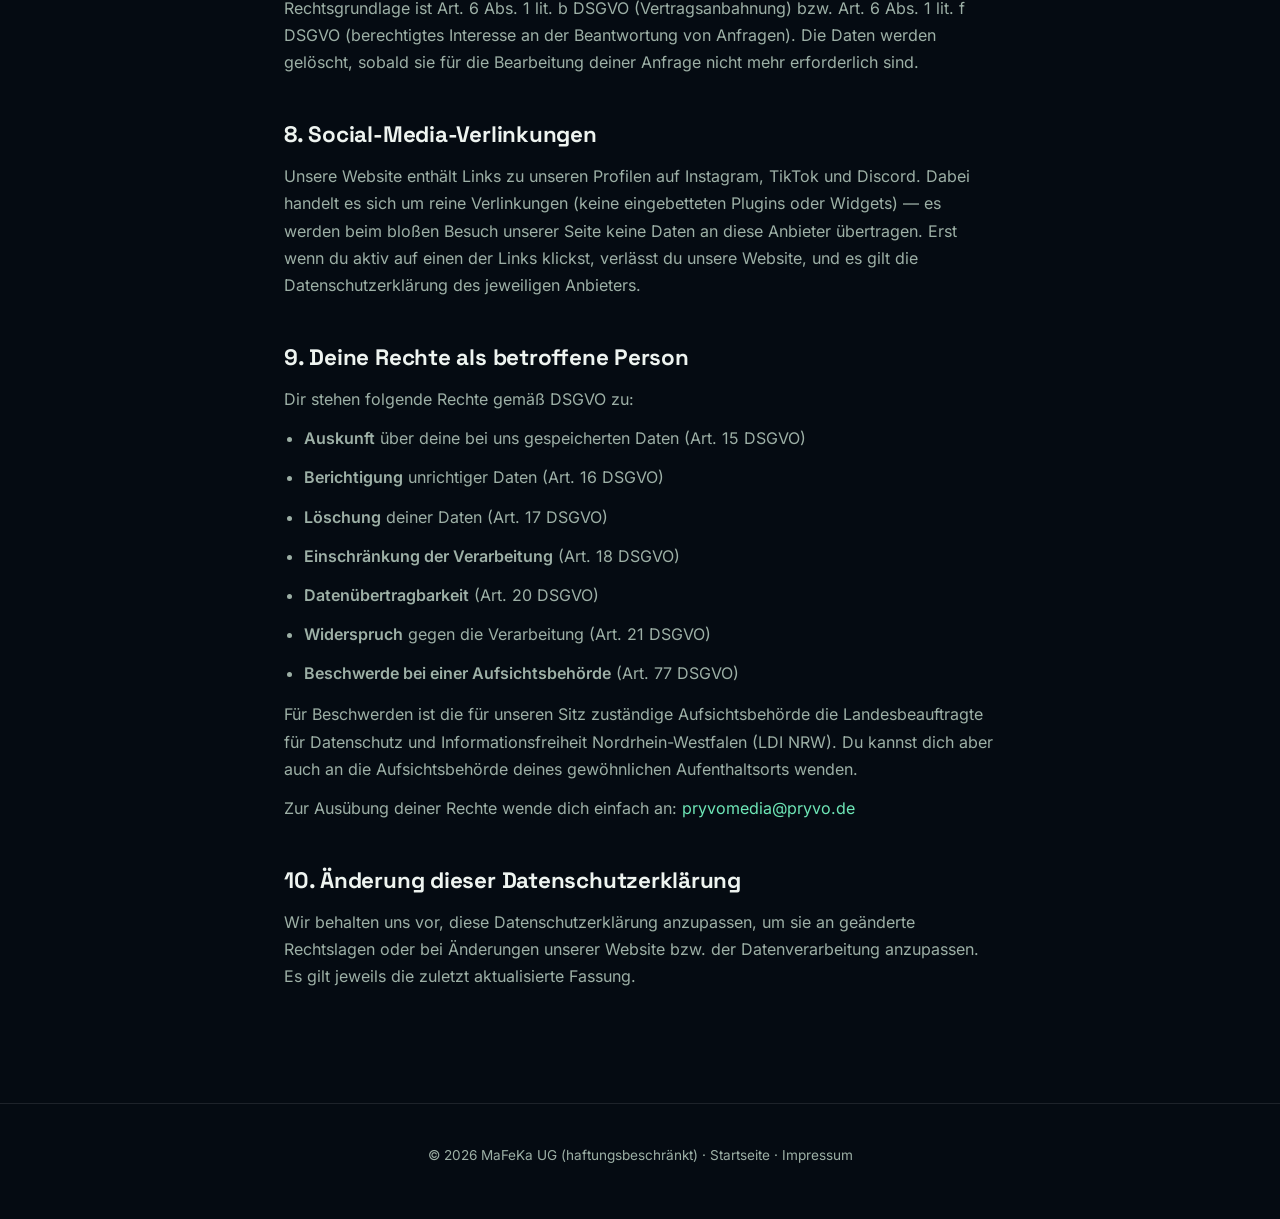
<file: datenschutz.html>
<!DOCTYPE html>
<html lang="de">
<head>
<meta charset="UTF-8">
<meta name="viewport" content="width=device-width, initial-scale=1.0">
<title>Datenschutzerklärung – PRYVO</title>
<meta name="description" content="Datenschutzerklärung der PRYVO Website gemäß DSGVO.">
<meta name="robots" content="index, follow">
<link rel="canonical" href="https://pryvo.de/datenschutz">
<link rel="icon" type="image/webp" href="assets/img/logo.webp">
<style>
@font-face{font-family:'Space Grotesk';src:url('assets/fonts/space-grotesk-latin-500-normal.woff2') format('woff2');font-weight:500;font-display:swap}
@font-face{font-family:'Space Grotesk';src:url('assets/fonts/space-grotesk-latin-700-normal.woff2') format('woff2');font-weight:700;font-display:swap}
@font-face{font-family:'Inter';src:url('assets/fonts/inter-latin-400-normal.woff2') format('woff2');font-weight:400;font-display:swap}
@font-face{font-family:'Inter';src:url('assets/fonts/inter-latin-500-normal.woff2') format('woff2');font-weight:500;font-display:swap}
@font-face{font-family:'Inter';src:url('assets/fonts/inter-latin-600-normal.woff2') format('woff2');font-weight:600;font-display:swap}
:root{
  --bg:#050b12;--panel:rgba(255,255,255,.04);--panel2:rgba(255,255,255,.07);--border:rgba(255,255,255,.1);
  --text:#eef4f0;--muted:#9db0a6;--green:#0f9d58;--green2:#6ee7b7;--grad:linear-gradient(120deg,#0f9d58,#6ee7b7);
  --font-d:'Space Grotesk',system-ui,sans-serif;--font-b:'Inter',system-ui,sans-serif;
}
*{margin:0;padding:0;box-sizing:border-box}
body{background:var(--bg);color:var(--text);font-family:var(--font-b);line-height:1.7;-webkit-font-smoothing:antialiased}
h1,h2,h3{font-family:var(--font-d);line-height:1.2;letter-spacing:-.01em}
a{color:var(--green2);text-decoration:none}
a:hover{text-decoration:underline}
.orbs{position:fixed;inset:0;z-index:-1;overflow:hidden}
.orb{position:absolute;border-radius:50%;filter:blur(100px);opacity:.22;background:#0f9d58;width:480px;height:480px;top:-160px;right:-140px}
body>nav{position:sticky;top:0;z-index:50;display:flex;align-items:center;justify-content:space-between;padding:14px clamp(16px,4vw,48px);background:rgba(5,11,18,.78);backdrop-filter:blur(16px);border-bottom:1px solid var(--border)}
.toc{position:relative}
.nav-logo{display:flex;align-items:center;gap:10px;font-family:var(--font-d);font-weight:700;font-size:20px;letter-spacing:.14em;color:var(--text)}
.nav-logo img{width:34px}
.btn{display:inline-flex;align-items:center;gap:8px;background:var(--grad);color:#052012;font-weight:600;font-size:14px;padding:10px 22px;border-radius:99px;text-decoration:none}
main{max-width:760px;margin:0 auto;padding:70px clamp(16px,5vw,24px) 100px}
.eyebrow{display:inline-flex;font-size:13px;letter-spacing:.12em;text-transform:uppercase;color:var(--green2);border:1px solid rgba(110,231,183,.3);background:rgba(15,157,88,.1);padding:7px 16px;border-radius:99px;margin-bottom:22px}
h1{font-size:clamp(2rem,5vw,2.8rem);margin-bottom:12px}
.updated{color:var(--muted);font-size:.9rem;margin-bottom:40px}
h2{font-size:1.4rem;margin:46px 0 14px}
h3{font-size:1.05rem;margin:26px 0 10px;color:var(--green2)}
p,li{color:var(--muted);margin-bottom:12px}
ul{padding-left:20px;margin-bottom:14px}
.toc{background:var(--panel);border:1px solid var(--border);border-radius:20px;padding:24px 28px;margin-bottom:20px}
.toc h2{margin-top:0;font-size:1.05rem}
.toc ol{padding-left:20px;color:var(--muted);font-size:.95rem;display:flex;flex-direction:column;gap:6px}
.card{background:var(--panel);border:1px solid var(--border);border-radius:20px;padding:26px 28px;margin:16px 0}
footer{border-top:1px solid var(--border);padding:40px clamp(16px,5vw,48px);text-align:center;color:#5d6f65;font-size:.85rem}
footer a{color:var(--muted)}
</style>
</head>
<body>
<div class="orbs" aria-hidden="true"><div class="orb"></div></div>
<nav>
  <a class="nav-logo" href="index.html"><img src="assets/img/logo.webp" alt="Pryvo Logo">PRYVO</a>
  <a class="btn" href="index.html">Zur Website</a>
</nav>

<main>
  <div class="eyebrow">Rechtliches</div>
  <h1>Datenschutzerklärung</h1>
  <p class="updated">Stand: November 2026</p>

  <nav class="toc" aria-label="Inhaltsverzeichnis">
    <h2>Inhalt</h2>
    <ol>
      <li>Verantwortlicher</li>
      <li>Allgemeines zur Datenverarbeitung</li>
      <li>Hosting &amp; Server-Logdateien</li>
      <li>Cookies &amp; Analyse-Tools</li>
      <li>Schriftarten</li>
      <li>Warteliste (geschlossen)</li>
      <li>Kontaktformular</li>
      <li>Social-Media-Verlinkungen</li>
      <li>Deine Rechte als betroffene Person</li>
      <li>Änderung dieser Datenschutzerklärung</li>
    </ol>
  </nav>

  <h2 id="verantwortlicher">1. Verantwortlicher</h2>
  <p>Verantwortlicher im Sinne der Datenschutz-Grundverordnung (DSGVO) ist:</p>
  <div class="card">
    <p style="margin-bottom:2px">MaFeKa UG (haftungsbeschränkt)</p>
    <p style="margin-bottom:2px">Henkenstraße 1, 33106 Paderborn</p>
    <p style="margin-bottom:2px">Deutschland</p>
    <p style="margin-bottom:0">E-Mail: <a href="mailto:pryvomedia@pryvo.de">pryvomedia@pryvo.de</a></p>
  </div>

  <h2 id="allgemeines">2. Allgemeines zur Datenverarbeitung</h2>
  <p>Wir verarbeiten personenbezogene Daten unserer Nutzer grundsätzlich nur, soweit dies zur Bereitstellung einer funktionsfähigen Website sowie unserer Inhalte und Leistungen erforderlich ist. Die Verarbeitung personenbezogener Daten erfolgt regelmäßig nur nach Einwilligung des Nutzers (Art. 6 Abs. 1 lit. a DSGVO) oder soweit sie zur Wahrung unserer berechtigten Interessen erforderlich ist (Art. 6 Abs. 1 lit. f DSGVO), sofern keine anderen Rechtsgrundlagen einschlägig sind.</p>
  <p>Personenbezogene Daten werden gelöscht, sobald der Zweck für die Speicherung entfällt und keine gesetzlichen Aufbewahrungspflichten entgegenstehen.</p>

  <h2 id="hosting">3. Hosting &amp; Server-Logdateien</h2>
  <p>Diese Website wird über Cloudflare (Workers) gehostet, ein Dienst der Cloudflare, Inc., 101 Townsend St, San Francisco, CA 94107, USA. Cloudflare betreibt ein weltweites Netzwerk von Servern, sodass Inhalte auch über Rechenzentren innerhalb der EU ausgeliefert werden. Cloudflare hat sich vertraglich zur Einhaltung der EU-Standardvertragsklauseln (SCC) verpflichtet, um ein angemessenes Datenschutzniveau bei etwaigen Datenübermittlungen in Drittländer sicherzustellen.</p>
  <p>Bei jedem Aufruf unserer Website erfasst der Hosting-Dienst automatisch sogenannte Server-Logfiles, die dein Browser übermittelt. Dazu gehören: IP-Adresse, Datum und Uhrzeit der Anfrage, abgerufene Datei, übertragene Datenmenge, Referrer-URL, Browsertyp und -version, Betriebssystem. Diese Daten dienen ausschließlich der Gewährleistung eines störungsfreien und sicheren Betriebs der Website (z. B. Erkennung von Angriffen) und werden nicht mit anderen Datenquellen zusammengeführt.</p>
  <p>Rechtsgrundlage ist Art. 6 Abs. 1 lit. f DSGVO (berechtigtes Interesse an der Sicherheit und Stabilität unseres Angebots).</p>

  <h2 id="cookies">4. Cookies &amp; Analyse-Tools</h2>
  <p>Wir setzen Cloudflare Web Analytics zur anonymen Reichweitenmessung ein. Dieser Dienst funktioniert vollständig ohne Cookies und ohne Fingerprinting-Techniken, erstellt keine nutzerbezogenen Profile und ermöglicht keine Wiedererkennung einzelner Besucher über verschiedene Websites hinweg. Es werden ausschließlich aggregierte, anonyme Statistiken (z. B. Seitenaufrufe, Ladezeiten) erhoben.</p>
  <p>Da hierbei keine Cookies gesetzt und keine personenbezogenen Profile gebildet werden, ist gemäß aktueller Rechtslage kein Cookie-Consent-Banner erforderlich. Rechtsgrundlage ist Art. 6 Abs. 1 lit. f DSGVO (berechtigtes Interesse an der bedarfsgerechten Gestaltung unserer Website).</p>

  <h2 id="fonts">5. Schriftarten</h2>
  <p>Wir binden Schriftarten (Space Grotesk, Inter) lokal von unserem eigenen Server ein. Es findet keine Verbindung zu Servern von Google Fonts oder anderen Drittanbietern statt — dadurch werden beim Laden der Schriften keine Daten an Dritte übertragen.</p>

  <h2 id="waitlist">6. Warteliste (geschlossen)</h2>
  <p>Seit dem Start der PRYVO-App für iPhone bieten wir auf dieser Website keine Anmeldung zur Warteliste mehr an. Für Personen, die sich vorher angemeldet haben, gilt weiterhin: Wir verarbeiten die von dir angegebene E-Mail-Adresse, um dich über den Launch der Pryvo-App sowie relevante Neuigkeiten zu informieren (Double-Opt-in-Verfahren: Du erhältst zunächst eine Bestätigungs-E-Mail und musst der Anmeldung aktiv zustimmen).</p>
  <p>Für den Versand nutzen wir den E-Mail-Marketing-Dienst Brevo (Brevo SAS, 7 Rue de Madrid, 75008 Paris, Frankreich). Mit Brevo besteht ein Auftragsverarbeitungsvertrag (AVV) gemäß Art. 28 DSGVO. Brevo kann in unserem Auftrag Metadaten zur Optimierung bzw. Verbesserung des eigenen Dienstes nutzen, jedoch nicht, um Empfänger selbst zu kontaktieren oder Daten an Dritte weiterzugeben.</p>
  <p>Rechtsgrundlage ist deine Einwilligung (Art. 6 Abs. 1 lit. a DSGVO). Du kannst deine Einwilligung jederzeit mit Wirkung für die Zukunft widerrufen, z. B. über den Abmeldelink in jeder E-Mail oder per Nachricht an <a href="mailto:pryvomedia@pryvo.de">pryvomedia@pryvo.de</a>. Die Rechtmäßigkeit der bis zum Widerruf erfolgten Verarbeitung bleibt unberührt.</p>

  <h2 id="kontakt">7. Kontaktformular</h2>
  <p>Nimmst du über ein Kontaktformular Kontakt mit uns auf (z. B. als Investor, Kooperationspartner oder Tester), werden die von dir mitgeteilten Daten (Name, E-Mail-Adresse, Betreff, Nachricht) zur Bearbeitung deiner Anfrage und für den Fall von Anschlussfragen bei uns gespeichert. Diese Daten geben wir nicht ohne deine Einwilligung weiter.</p>
  <p>Rechtsgrundlage ist Art. 6 Abs. 1 lit. b DSGVO (Vertragsanbahnung) bzw. Art. 6 Abs. 1 lit. f DSGVO (berechtigtes Interesse an der Beantwortung von Anfragen). Die Daten werden gelöscht, sobald sie für die Bearbeitung deiner Anfrage nicht mehr erforderlich sind.</p>

  <h2 id="social">8. Social-Media-Verlinkungen</h2>
  <p>Unsere Website enthält Links zu unseren Profilen auf Instagram, TikTok und Discord. Dabei handelt es sich um reine Verlinkungen (keine eingebetteten Plugins oder Widgets) — es werden beim bloßen Besuch unserer Seite keine Daten an diese Anbieter übertragen. Erst wenn du aktiv auf einen der Links klickst, verlässt du unsere Website, und es gilt die Datenschutzerklärung des jeweiligen Anbieters.</p>

  <h2 id="rechte">9. Deine Rechte als betroffene Person</h2>
  <p>Dir stehen folgende Rechte gemäß DSGVO zu:</p>
  <ul>
    <li><strong>Auskunft</strong> über deine bei uns gespeicherten Daten (Art. 15 DSGVO)</li>
    <li><strong>Berichtigung</strong> unrichtiger Daten (Art. 16 DSGVO)</li>
    <li><strong>Löschung</strong> deiner Daten (Art. 17 DSGVO)</li>
    <li><strong>Einschränkung der Verarbeitung</strong> (Art. 18 DSGVO)</li>
    <li><strong>Datenübertragbarkeit</strong> (Art. 20 DSGVO)</li>
    <li><strong>Widerspruch</strong> gegen die Verarbeitung (Art. 21 DSGVO)</li>
    <li><strong>Beschwerde bei einer Aufsichtsbehörde</strong> (Art. 77 DSGVO)</li>
  </ul>
  <p>Für Beschwerden ist die für unseren Sitz zuständige Aufsichtsbehörde die Landesbeauftragte für Datenschutz und Informationsfreiheit Nordrhein-Westfalen (LDI NRW). Du kannst dich aber auch an die Aufsichtsbehörde deines gewöhnlichen Aufenthaltsorts wenden.</p>
  <p>Zur Ausübung deiner Rechte wende dich einfach an: <a href="mailto:pryvomedia@pryvo.de">pryvomedia@pryvo.de</a></p>

  <h2 id="aenderung">10. Änderung dieser Datenschutzerklärung</h2>
  <p>Wir behalten uns vor, diese Datenschutzerklärung anzupassen, um sie an geänderte Rechtslagen oder bei Änderungen unserer Website bzw. der Datenverarbeitung anzupassen. Es gilt jeweils die zuletzt aktualisierte Fassung.</p>
</main>

<footer>
  <p>© 2026 MaFeKa UG (haftungsbeschränkt) · <a href="index.html">Startseite</a> · <a href="/impressum">Impressum</a></p>
</footer>
</body>
</html>
</file>
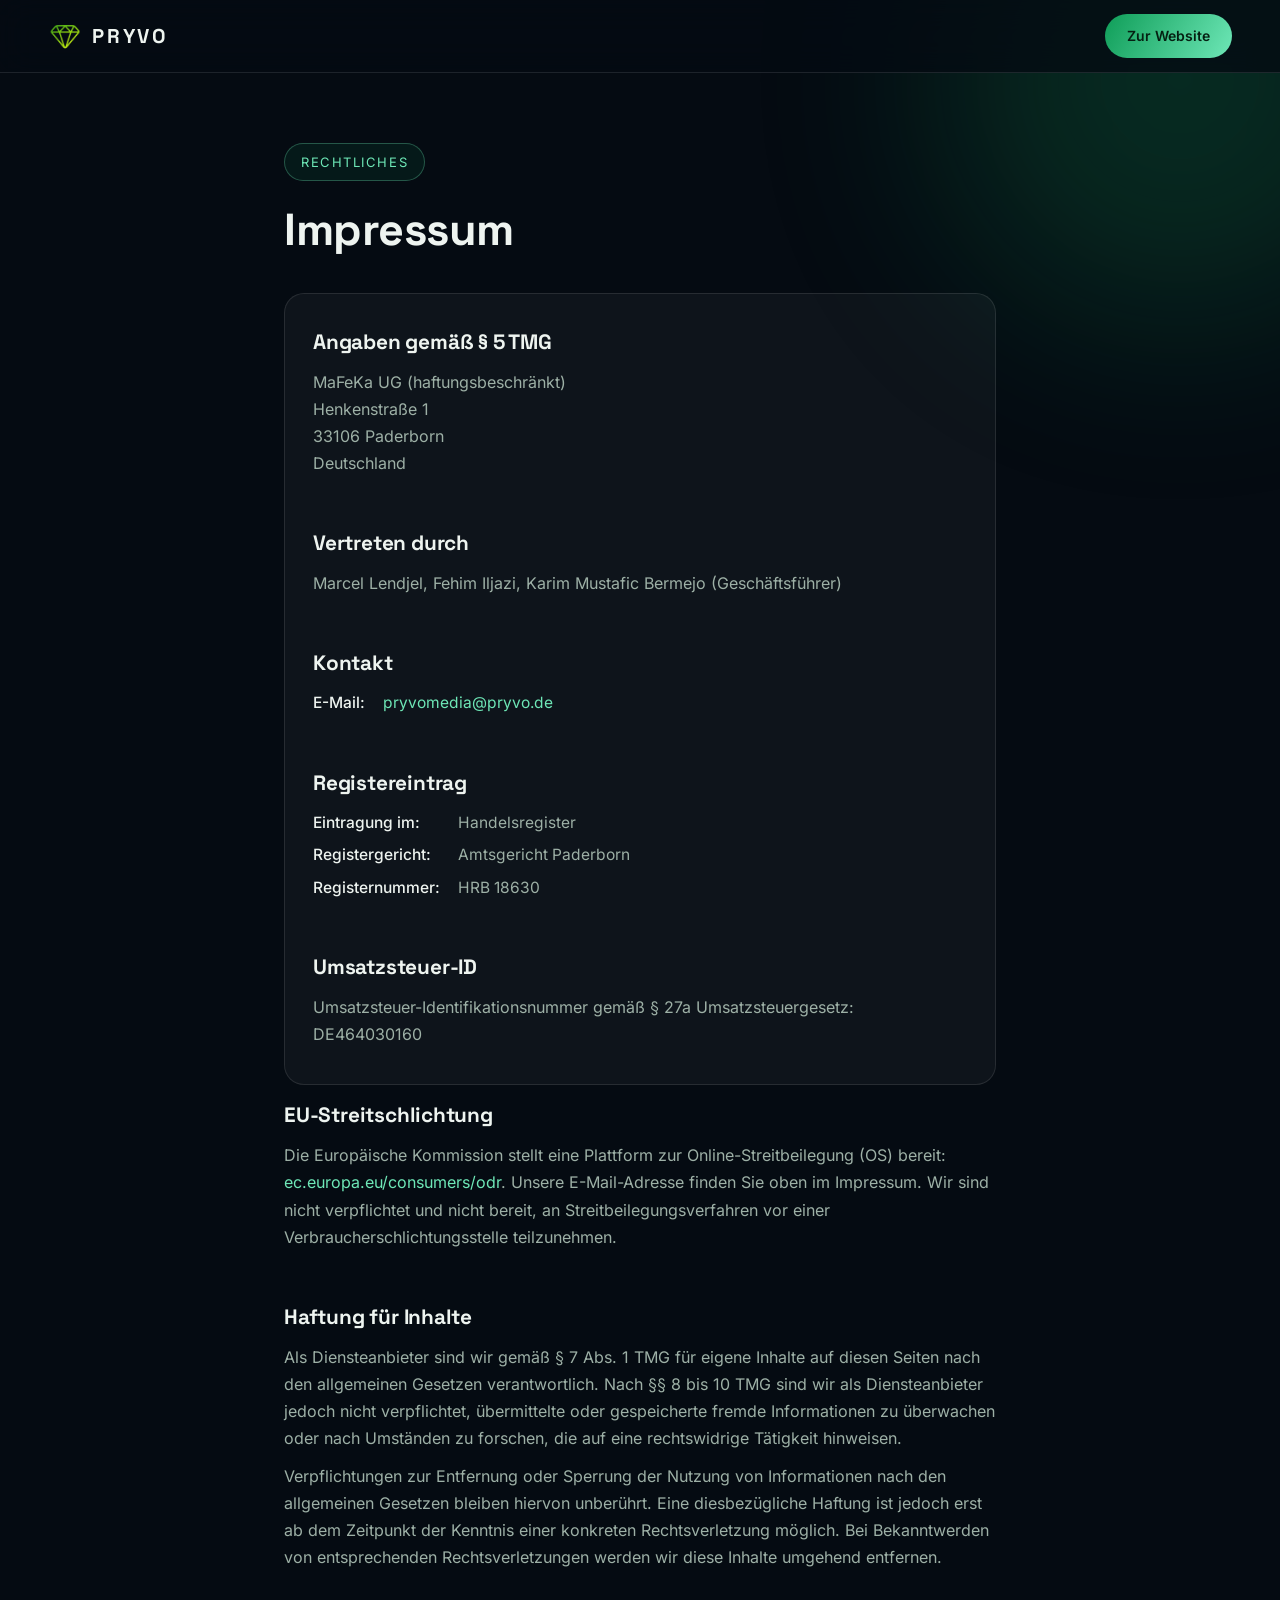
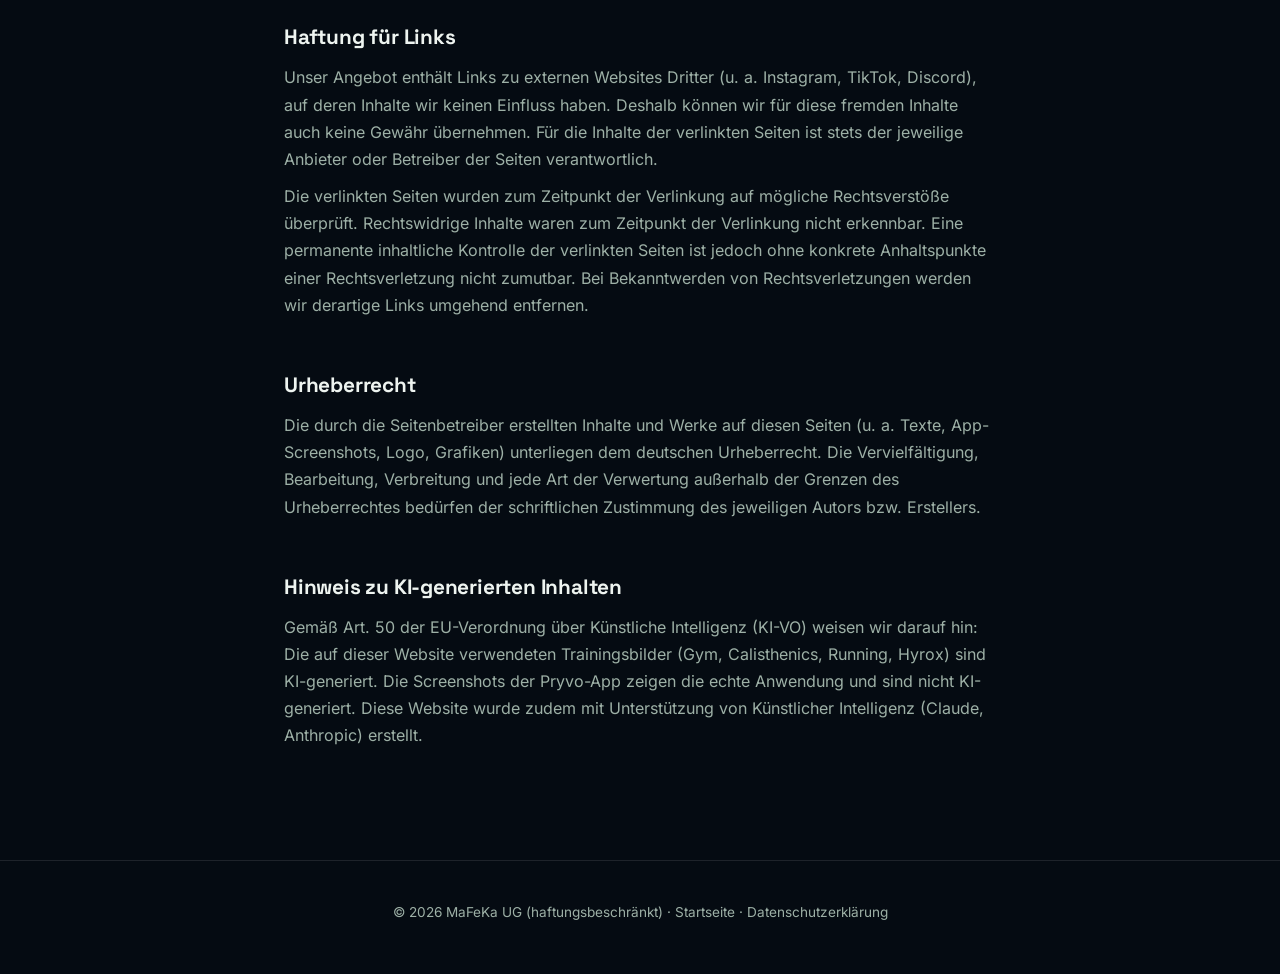
<file: impressum.html>
<!DOCTYPE html>
<html lang="de">
<head>
<meta charset="UTF-8">
<meta name="viewport" content="width=device-width, initial-scale=1.0">
<title>Impressum – PRYVO</title>
<meta name="description" content="Impressum der PRYVO Website, betrieben von der MaFeKa UG (haftungsbeschränkt).">
<meta name="robots" content="index, follow">
<link rel="canonical" href="https://pryvo.de/impressum">
<link rel="icon" type="image/webp" href="assets/img/logo.webp">
<style>
@font-face{font-family:'Space Grotesk';src:url('assets/fonts/space-grotesk-latin-500-normal.woff2') format('woff2');font-weight:500;font-display:swap}
@font-face{font-family:'Space Grotesk';src:url('assets/fonts/space-grotesk-latin-700-normal.woff2') format('woff2');font-weight:700;font-display:swap}
@font-face{font-family:'Inter';src:url('assets/fonts/inter-latin-400-normal.woff2') format('woff2');font-weight:400;font-display:swap}
@font-face{font-family:'Inter';src:url('assets/fonts/inter-latin-500-normal.woff2') format('woff2');font-weight:500;font-display:swap}
@font-face{font-family:'Inter';src:url('assets/fonts/inter-latin-600-normal.woff2') format('woff2');font-weight:600;font-display:swap}
:root{
  --bg:#050b12;--panel:rgba(255,255,255,.04);--panel2:rgba(255,255,255,.07);--border:rgba(255,255,255,.1);
  --text:#eef4f0;--muted:#9db0a6;--green:#0f9d58;--green2:#6ee7b7;--grad:linear-gradient(120deg,#0f9d58,#6ee7b7);
  --font-d:'Space Grotesk',system-ui,sans-serif;--font-b:'Inter',system-ui,sans-serif;
}
*{margin:0;padding:0;box-sizing:border-box}
body{background:var(--bg);color:var(--text);font-family:var(--font-b);line-height:1.7;-webkit-font-smoothing:antialiased}
h1,h2,h3{font-family:var(--font-d);line-height:1.2;letter-spacing:-.01em}
a{color:var(--green2);text-decoration:none}
a:hover{text-decoration:underline}
.orbs{position:fixed;inset:0;z-index:-1;overflow:hidden}
.orb{position:absolute;border-radius:50%;filter:blur(100px);opacity:.22;background:#0f9d58;width:480px;height:480px;top:-160px;right:-140px}
body>nav{position:sticky;top:0;z-index:50;display:flex;align-items:center;justify-content:space-between;padding:14px clamp(16px,4vw,48px);background:rgba(5,11,18,.78);backdrop-filter:blur(16px);border-bottom:1px solid var(--border)}
.nav-logo{display:flex;align-items:center;gap:10px;font-family:var(--font-d);font-weight:700;font-size:20px;letter-spacing:.14em;color:var(--text)}
.nav-logo img{width:34px}
.btn{display:inline-flex;align-items:center;gap:8px;background:var(--grad);color:#052012;font-weight:600;font-size:14px;padding:10px 22px;border-radius:99px;text-decoration:none}
main{max-width:760px;margin:0 auto;padding:70px clamp(16px,5vw,24px) 100px}
.eyebrow{display:inline-flex;font-size:13px;letter-spacing:.12em;text-transform:uppercase;color:var(--green2);border:1px solid rgba(110,231,183,.3);background:rgba(15,157,88,.1);padding:7px 16px;border-radius:99px;margin-bottom:22px}
h1{font-size:clamp(2rem,5vw,2.8rem);margin-bottom:36px}
h2{font-size:1.3rem;margin:44px 0 14px;padding-top:10px}
h2:first-of-type{margin-top:0}
p{color:var(--muted);margin-bottom:10px}
address{color:var(--muted);font-style:normal;margin-bottom:6px}
.card{background:var(--panel);border:1px solid var(--border);border-radius:20px;padding:26px 28px;margin-bottom:8px}
.meta-grid{display:grid;grid-template-columns:auto 1fr;gap:6px 18px;color:var(--muted);font-size:.97rem}
.meta-grid dt{color:var(--text);font-weight:500}
.meta-grid dd{margin:0}
footer{border-top:1px solid var(--border);padding:40px clamp(16px,5vw,48px);text-align:center;color:#5d6f65;font-size:.85rem}
footer a{color:var(--muted)}
</style>
</head>
<body>
<div class="orbs" aria-hidden="true"><div class="orb"></div></div>
<nav>
  <a class="nav-logo" href="index.html"><img src="assets/img/logo.webp" alt="Pryvo Logo">PRYVO</a>
  <a class="btn" href="index.html">Zur Website</a>
</nav>

<main>
  <div class="eyebrow">Rechtliches</div>
  <h1>Impressum</h1>

  <div class="card">
    <h2 style="margin-top:0">Angaben gemäß § 5 TMG</h2>
    <address>
      MaFeKa UG (haftungsbeschränkt)<br>
      Henkenstraße 1<br>
      33106 Paderborn<br>
      Deutschland
    </address>

    <h2>Vertreten durch</h2>
    <p>Marcel Lendjel, Fehim Iljazi, Karim Mustafic Bermejo (Geschäftsführer)</p>

    <h2>Kontakt</h2>
    <dl class="meta-grid">
      <dt>E-Mail:</dt><dd><a href="mailto:pryvomedia@pryvo.de">pryvomedia@pryvo.de</a></dd>
    </dl>

    <h2>Registereintrag</h2>
    <dl class="meta-grid">
      <dt>Eintragung im:</dt><dd>Handelsregister</dd>
      <dt>Registergericht:</dt><dd>Amtsgericht Paderborn</dd>
      <dt>Registernummer:</dt><dd>HRB 18630</dd>
    </dl>

    <h2>Umsatzsteuer-ID</h2>
    <p>Umsatzsteuer-Identifikationsnummer gemäß § 27a Umsatzsteuergesetz:<br>DE464030160</p>
  </div>

  <h2>EU-Streitschlichtung</h2>
  <p>Die Europäische Kommission stellt eine Plattform zur Online-Streitbeilegung (OS) bereit: <a href="https://ec.europa.eu/consumers/odr/" target="_blank" rel="noopener">ec.europa.eu/consumers/odr</a>. Unsere E-Mail-Adresse finden Sie oben im Impressum. Wir sind nicht verpflichtet und nicht bereit, an Streitbeilegungsverfahren vor einer Verbraucherschlichtungsstelle teilzunehmen.</p>

  <h2>Haftung für Inhalte</h2>
  <p>Als Diensteanbieter sind wir gemäß § 7 Abs. 1 TMG für eigene Inhalte auf diesen Seiten nach den allgemeinen Gesetzen verantwortlich. Nach §§ 8 bis 10 TMG sind wir als Diensteanbieter jedoch nicht verpflichtet, übermittelte oder gespeicherte fremde Informationen zu überwachen oder nach Umständen zu forschen, die auf eine rechtswidrige Tätigkeit hinweisen.</p>
  <p>Verpflichtungen zur Entfernung oder Sperrung der Nutzung von Informationen nach den allgemeinen Gesetzen bleiben hiervon unberührt. Eine diesbezügliche Haftung ist jedoch erst ab dem Zeitpunkt der Kenntnis einer konkreten Rechtsverletzung möglich. Bei Bekanntwerden von entsprechenden Rechtsverletzungen werden wir diese Inhalte umgehend entfernen.</p>

  <h2>Haftung für Links</h2>
  <p>Unser Angebot enthält Links zu externen Websites Dritter (u. a. Instagram, TikTok, Discord), auf deren Inhalte wir keinen Einfluss haben. Deshalb können wir für diese fremden Inhalte auch keine Gewähr übernehmen. Für die Inhalte der verlinkten Seiten ist stets der jeweilige Anbieter oder Betreiber der Seiten verantwortlich.</p>
  <p>Die verlinkten Seiten wurden zum Zeitpunkt der Verlinkung auf mögliche Rechtsverstöße überprüft. Rechtswidrige Inhalte waren zum Zeitpunkt der Verlinkung nicht erkennbar. Eine permanente inhaltliche Kontrolle der verlinkten Seiten ist jedoch ohne konkrete Anhaltspunkte einer Rechtsverletzung nicht zumutbar. Bei Bekanntwerden von Rechtsverletzungen werden wir derartige Links umgehend entfernen.</p>

  <h2>Urheberrecht</h2>
  <p>Die durch die Seitenbetreiber erstellten Inhalte und Werke auf diesen Seiten (u. a. Texte, App-Screenshots, Logo, Grafiken) unterliegen dem deutschen Urheberrecht. Die Vervielfältigung, Bearbeitung, Verbreitung und jede Art der Verwertung außerhalb der Grenzen des Urheberrechtes bedürfen der schriftlichen Zustimmung des jeweiligen Autors bzw. Erstellers.</p>

  <h2>Hinweis zu KI-generierten Inhalten</h2>
  <p>Gemäß Art. 50 der EU-Verordnung über Künstliche Intelligenz (KI-VO) weisen wir darauf hin: Die auf dieser Website verwendeten Trainingsbilder (Gym, Calisthenics, Running, Hyrox) sind KI-generiert. Die Screenshots der Pryvo-App zeigen die echte Anwendung und sind nicht KI-generiert. Diese Website wurde zudem mit Unterstützung von Künstlicher Intelligenz (Claude, Anthropic) erstellt.</p>
</main>

<footer>
  <p>© 2026 MaFeKa UG (haftungsbeschränkt) · <a href="index.html">Startseite</a> · <a href="/datenschutz">Datenschutzerklärung</a></p>
</footer>
</body>
</html>
</file>
<file: assets/css/sky-hero.css>
/* PRYVO — emerald sky, genuine app screens and a calm product carousel. */
:root{--bg:#0c1410;--bg2:#111c16;--panel:#17231b;--ink:#f5f1e7;--green:#b4e489;--green-ink:#112315}
.top{margin-bottom:-76px;background:linear-gradient(180deg,rgba(3,26,16,.8),rgba(3,26,16,.12));border-bottom-color:transparent;transition:background .3s,border-color .3s;isolation:isolate}
.top .wrap{height:76px}
.top.scrolled,.top.open{background:rgba(7,26,17,.96);border-bottom-color:rgba(245,241,231,.14);backdrop-filter:blur(16px)}
.top .btn{background:var(--ink);color:#0b281b;border-radius:5px}
.top .btn:hover{background:#fff9ec;transform:translateY(-2px)}
.top .nav a{color:rgba(255,248,231,.78)}
.top .nav a:hover{color:#fff9ec}
.hero{position:relative;isolation:isolate;overflow:hidden;background:#0a281b;padding:112px 0 48px;color:#fff7e7}
.sky-backdrop{position:absolute;inset:0;z-index:-3;pointer-events:none}
.sky-backdrop img{width:100%;height:100%;object-fit:cover;object-position:53% 50%}
.hero::before{content:"";position:absolute;inset:0;z-index:-2;background:linear-gradient(90deg,rgba(1,20,12,.49),rgba(1,20,12,.25) 39%,transparent 74%),linear-gradient(180deg,rgba(1,20,12,.08),transparent 65%,rgba(12,20,16,.7));pointer-events:none}
.hero::after{content:"";position:absolute;inset:auto 0 0;height:90px;z-index:-1;background:linear-gradient(0deg,var(--bg),transparent);pointer-events:none}
.hero-layout{display:grid;grid-template-columns:minmax(0,1.13fr) minmax(0,1fr);gap:12px;align-items:center;min-height:595px}
.hero-copy{min-width:0;position:relative;z-index:4;padding:20px 0 35px}
.hero .kicker{color:rgba(255,247,231,.84);font-size:12px;letter-spacing:.10em;text-transform:uppercase;margin-bottom:30px}
.hero .kicker i{width:6px;height:6px;background:#e5f4c9;box-shadow:0 0 14px rgba(225,255,194,.45)}
.hero h1{font-size:clamp(40px,4.6vw,68px);line-height:1.03;letter-spacing:-.052em;text-shadow:0 2px 32px rgba(0,15,8,.16)}
.hero h1 span:last-child{color:inherit}
.hero .lead{font-size:clamp(16px,1.32vw,18px);line-height:1.65;max-width:36em;margin:25px 0 30px;color:rgba(255,247,231,.84);text-wrap:pretty}
.hero .store{gap:17px 20px}
.hero .android{font-size:12px;color:rgba(255,247,231,.78)}
.hero .android i{border-color:currentColor;width:6px;height:6px}
.hero .badge{box-shadow:0 8px 24px rgba(0,16,8,.15)}
.hero .facts{margin-top:34px;border-top-color:rgba(255,247,231,.18);grid-template-columns:repeat(3,minmax(0,1fr));justify-content:stretch}
.hero .facts div{font-size:11px;color:rgba(255,247,231,.66);padding:13px 14px 0 0;margin-right:14px;border-right-color:rgba(255,247,231,.14)}
.hero .facts b{font-size:12px;line-height:1.4;color:rgba(255,247,231,.95)}
.sky-carousel{min-width:0;position:relative;z-index:3;align-self:center}
.sky-stage{height:530px;position:relative;width:100%;perspective:1400px;touch-action:pan-y;user-select:none}
.sky-screen{--screen-width:clamp(198px,18.2vw,246px);display:block;position:absolute;left:50%;top:50%;width:var(--screen-width);aspect-ratio:600 / 1220;border:1px solid rgba(248,255,237,.4);border-radius:34px;padding:0;background:#080f0a;overflow:hidden;box-shadow:0 24px 54px rgba(0,16,7,.43);cursor:pointer;transform:translate(-50%,-50%) translate(0,12px);z-index:6;-webkit-tap-highlight-color:transparent}
.sky-screen[data-screen="1"]{transform:translate(-50%,-50%) translate(98px,-12px) scale(.78) rotate(8deg);z-index:3}
.sky-screen[data-screen="2"]{transform:translate(-50%,-50%) translate(-98px,-12px) scale(.78) rotate(-8deg);z-index:2}
.sky-screen img{display:block;width:100%;height:100%;object-fit:cover;object-position:top;pointer-events:none;user-select:none}
.sky-screen:focus-visible{outline:3px solid #fff7e7;outline-offset:5px}
.sky-controls{display:none;align-items:center;justify-content:center;gap:12px;min-height:48px;position:relative;z-index:9;margin:0 auto}
.sky-carousel[data-ready="true"] .sky-controls{display:flex}
.sky-control{display:inline-flex;align-items:center;justify-content:center;flex-shrink:0;width:44px;height:44px;border-radius:50%;border:1px solid rgba(255,247,231,.42);background:rgba(3,30,18,.79);color:#fff7e7;font:400 20px/1 var(--text);cursor:pointer;transition:background .2s,transform .2s}
.sky-control:hover{background:#174b30;transform:translateY(-2px)}
.sky-control[data-action="pause"]{font-size:13px}
.sky-caption{display:flex;gap:12px;align-items:center;justify-content:center;min-width:140px;font-size:12px;text-shadow:0 1px 12px rgba(0,16,7,.8)}
.sky-count{font-size:10px;font-variant-numeric:tabular-nums;opacity:.8;white-space:nowrap}
.sky-note{font-size:10px;line-height:1.5;text-align:center;color:rgba(255,247,231,.73);margin-top:14px;letter-spacing:.03em}
.sky-sr-only{position:absolute!important;width:1px;height:1px;padding:0;overflow:hidden;clip-path:inset(50%);white-space:nowrap;border:0}
.closing{position:relative;isolation:isolate;overflow:hidden;background:#0d1e14}
.closing::before{content:"";position:absolute;inset:0;z-index:-1;background:linear-gradient(90deg,rgba(6,24,14,.93),rgba(6,24,14,.74)),url('../img/hero/pryvo-sky-1000.webp') 70% 58% / cover no-repeat}
@media(min-width:1500px){.hero-layout{min-height:660px}.sky-stage{height:575px}.sky-screen{--screen-width:260px}}
@media(max-width:1080px) and (min-width:861px){.hero-layout{grid-template-columns:minmax(0,1.08fr) minmax(0,1fr);gap:0;min-height:560px}.sky-stage{height:470px}.sky-screen{--screen-width:203px}.hero .facts div{margin-right:9px;padding-right:9px;font-size:10px}.hero .facts b{font-size:11px}.hero .android{font-size:11px}.hero .lead{font-size:16px}}
@media(max-width:860px){
 .top .wrap{height:68px}.top{margin-bottom:-68px}.top.open .nav{top:68px;background:#0d2116}.top.open .m-extra .btn{display:inline-flex}.hero{padding:108px 0 40px}.hero-layout{grid-template-columns:minmax(0,1fr);gap:8px;min-height:0}.hero-copy{text-align:center;padding:10px 0 0;max-width:660px;width:100%;margin:0 auto}.hero .kicker{justify-content:center;font-size:10px;margin-bottom:24px}.hero h1{font-size:clamp(40px,7.1vw,62px)}.hero .lead{font-size:16px;max-width:36em;margin:22px auto 27px}.hero .store{justify-content:center}.hero .facts{max-width:530px;margin:30px auto 4px;text-align:left}.sky-carousel{width:100%;max-width:520px;margin:0 auto}.sky-stage{height:510px}.sky-screen{--screen-width:224px}.sky-backdrop img{object-position:76% 50%}.hero::before{background:linear-gradient(180deg,rgba(0,20,11,.77),rgba(0,20,11,.51) 35%,rgba(0,20,11,.08) 70%,rgba(12,20,16,.8))}.hero::after{height:60px}.sky-controls{margin-top:0}.sky-note{margin-top:12px}
}
@media(max-width:560px){
 .hero h1{font-size:clamp(35px,8.1vw,46px)}.hero .lead{font-size:15px;max-width:31em;line-height:1.6}.hero .store{flex-direction:column;gap:15px}.hero .facts{grid-template-columns:repeat(3,minmax(0,1fr));gap:0;border-top:1px solid rgba(255,247,231,.18);margin-top:26px}.hero .facts div{border-top:0;border-right:1px solid rgba(255,247,231,.16);font-size:10px;padding:12px 9px 0 0;margin-right:9px}.hero .facts div:last-child{border-right:0;margin-right:0;padding-right:0}.hero .facts b{font-size:11px}.sky-stage{height:460px}.sky-screen{--screen-width:195px;border-radius:29px}.sky-controls{gap:9px}.sky-caption{min-width:130px}.sky-note{font-size:9px}.hero .badge{min-height:54px}
}
@media(max-width:360px){.hero h1{font-size:32px}.sky-screen{--screen-width:174px;border-radius:26px}.sky-stage{height:420px}.sky-controls{gap:6px}.sky-caption{min-width:112px;font-size:11px;gap:7px}.sky-control{width:42px;height:42px}}
@media(prefers-reduced-motion:reduce){.sky-screen,.sky-control,.top,.top .btn{transition:none!important}.sky-control:hover,.top .btn:hover{transform:none}}
</file>
<file: assets/css/seo-language.css>
/* Native links keep both language versions usable without JavaScript. */
.lang a{display:inline-flex;align-items:center;justify-content:center;background:none;border:0;color:var(--ink3);font:500 12px/1 var(--text);letter-spacing:.06em;padding:8px 9px;min-width:36px;min-height:32px;text-decoration:none}
.lang a[aria-current="page"]{background:var(--ink);color:var(--bg)}
.lang a:hover{color:var(--ink)}
.lang a[aria-current="page"]:hover{color:var(--bg)}
.top .nav .lang a{font-size:12px;padding:8px 9px;border-bottom:0;color:var(--ink3)}
.top .nav .lang a::after{display:none}
.top .nav .lang a[aria-current="page"]{color:var(--bg)}
</file>
